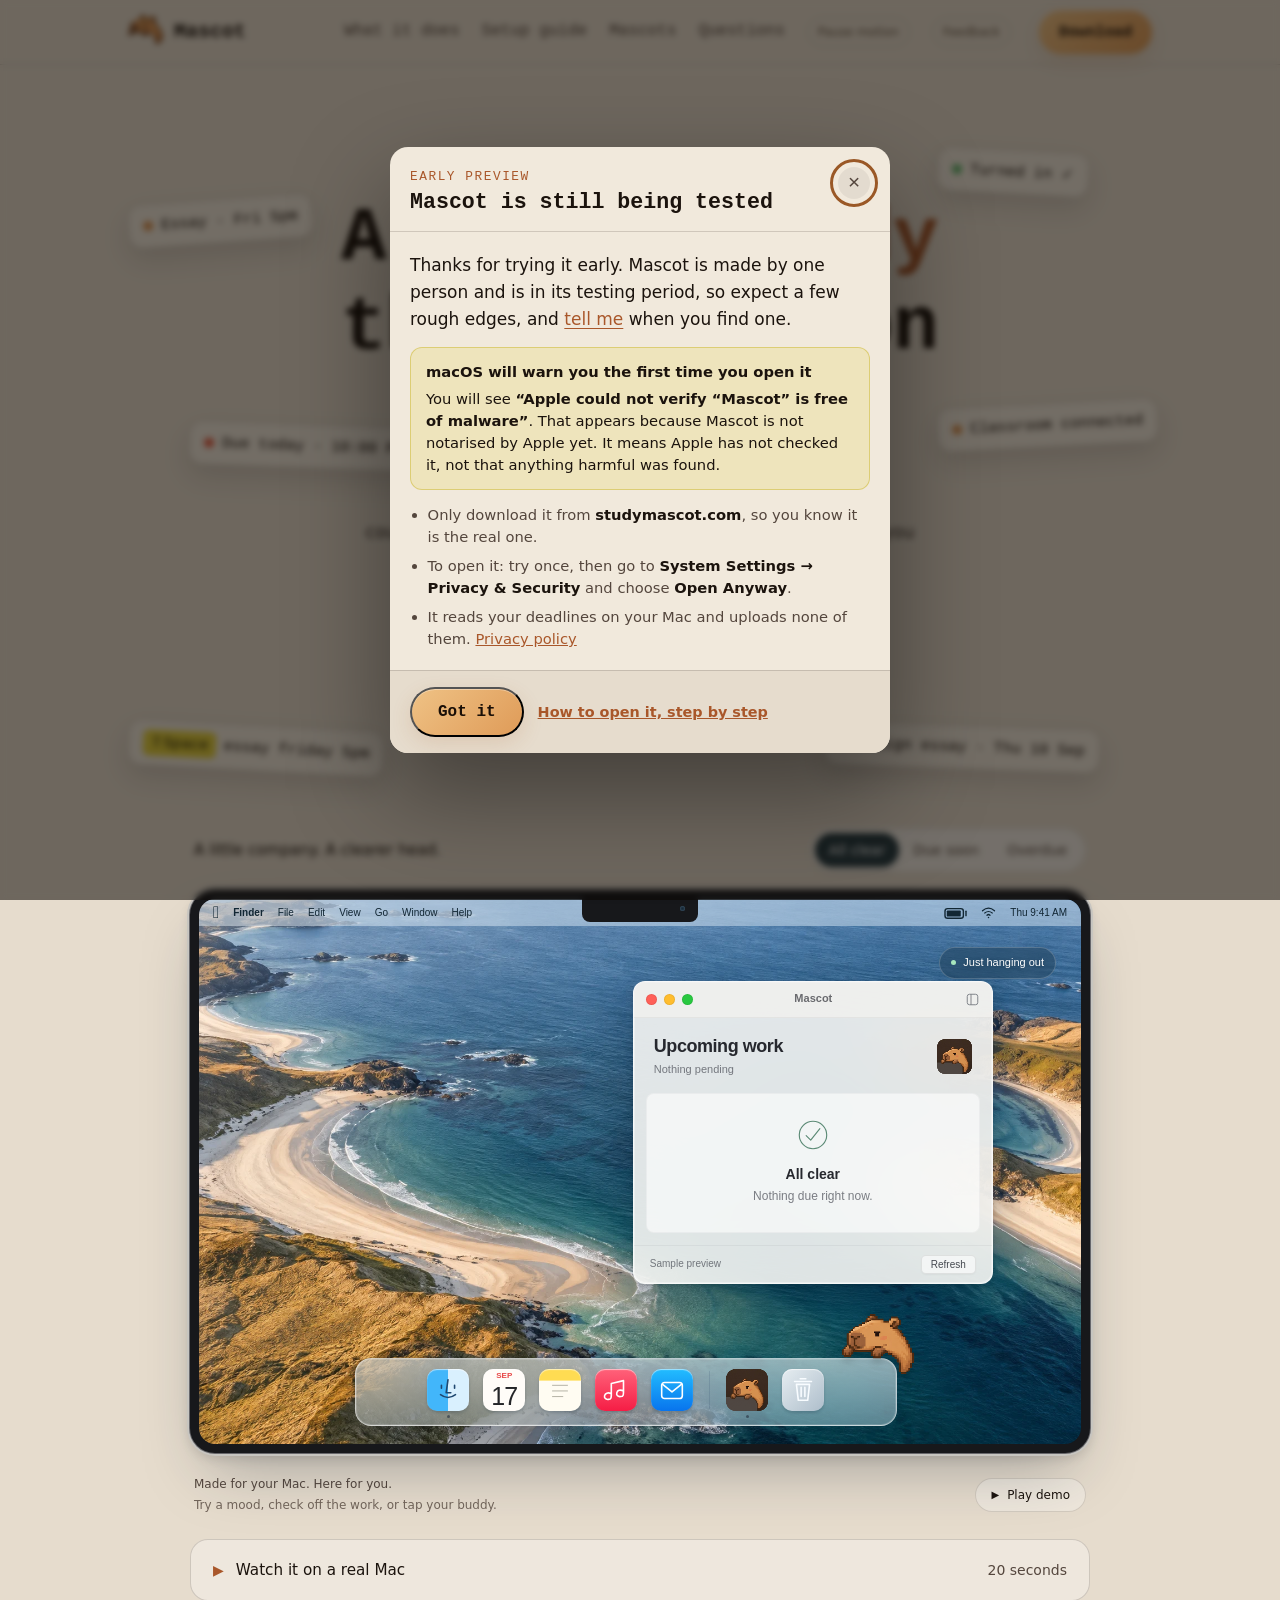
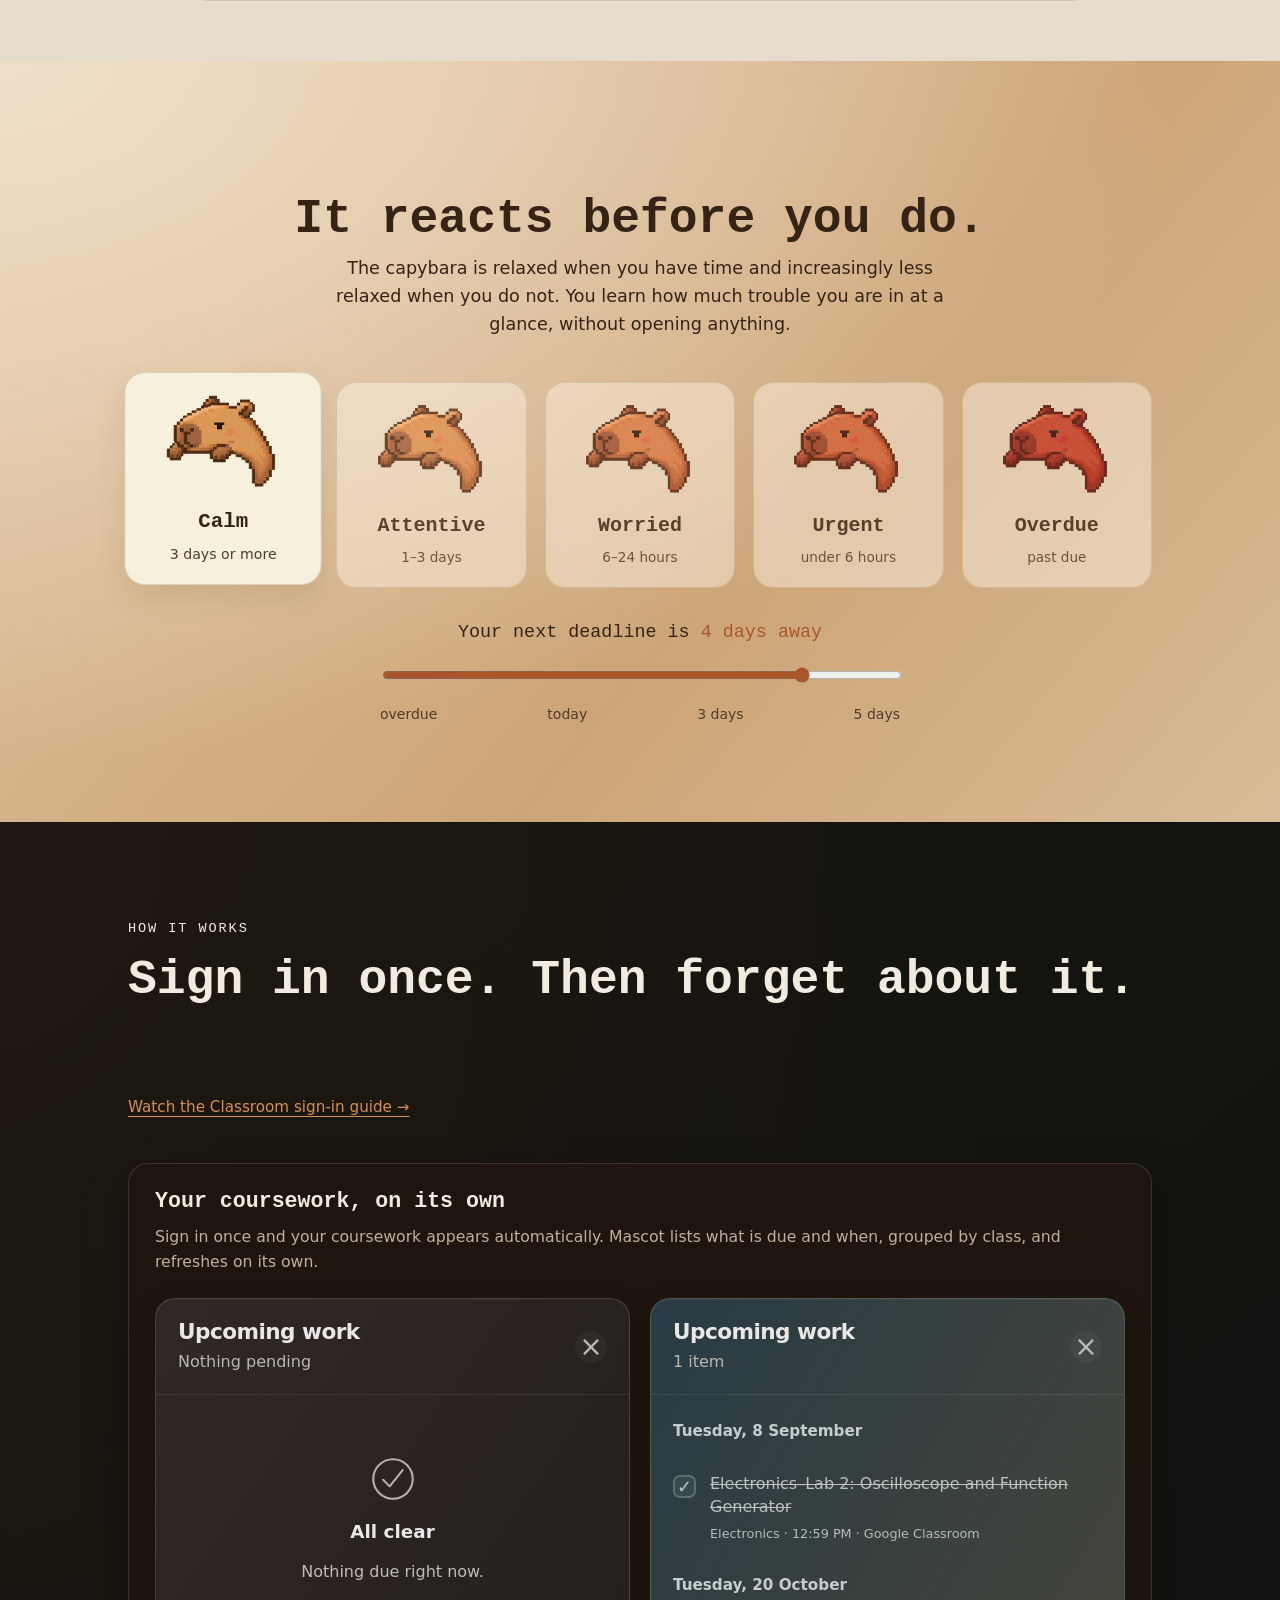
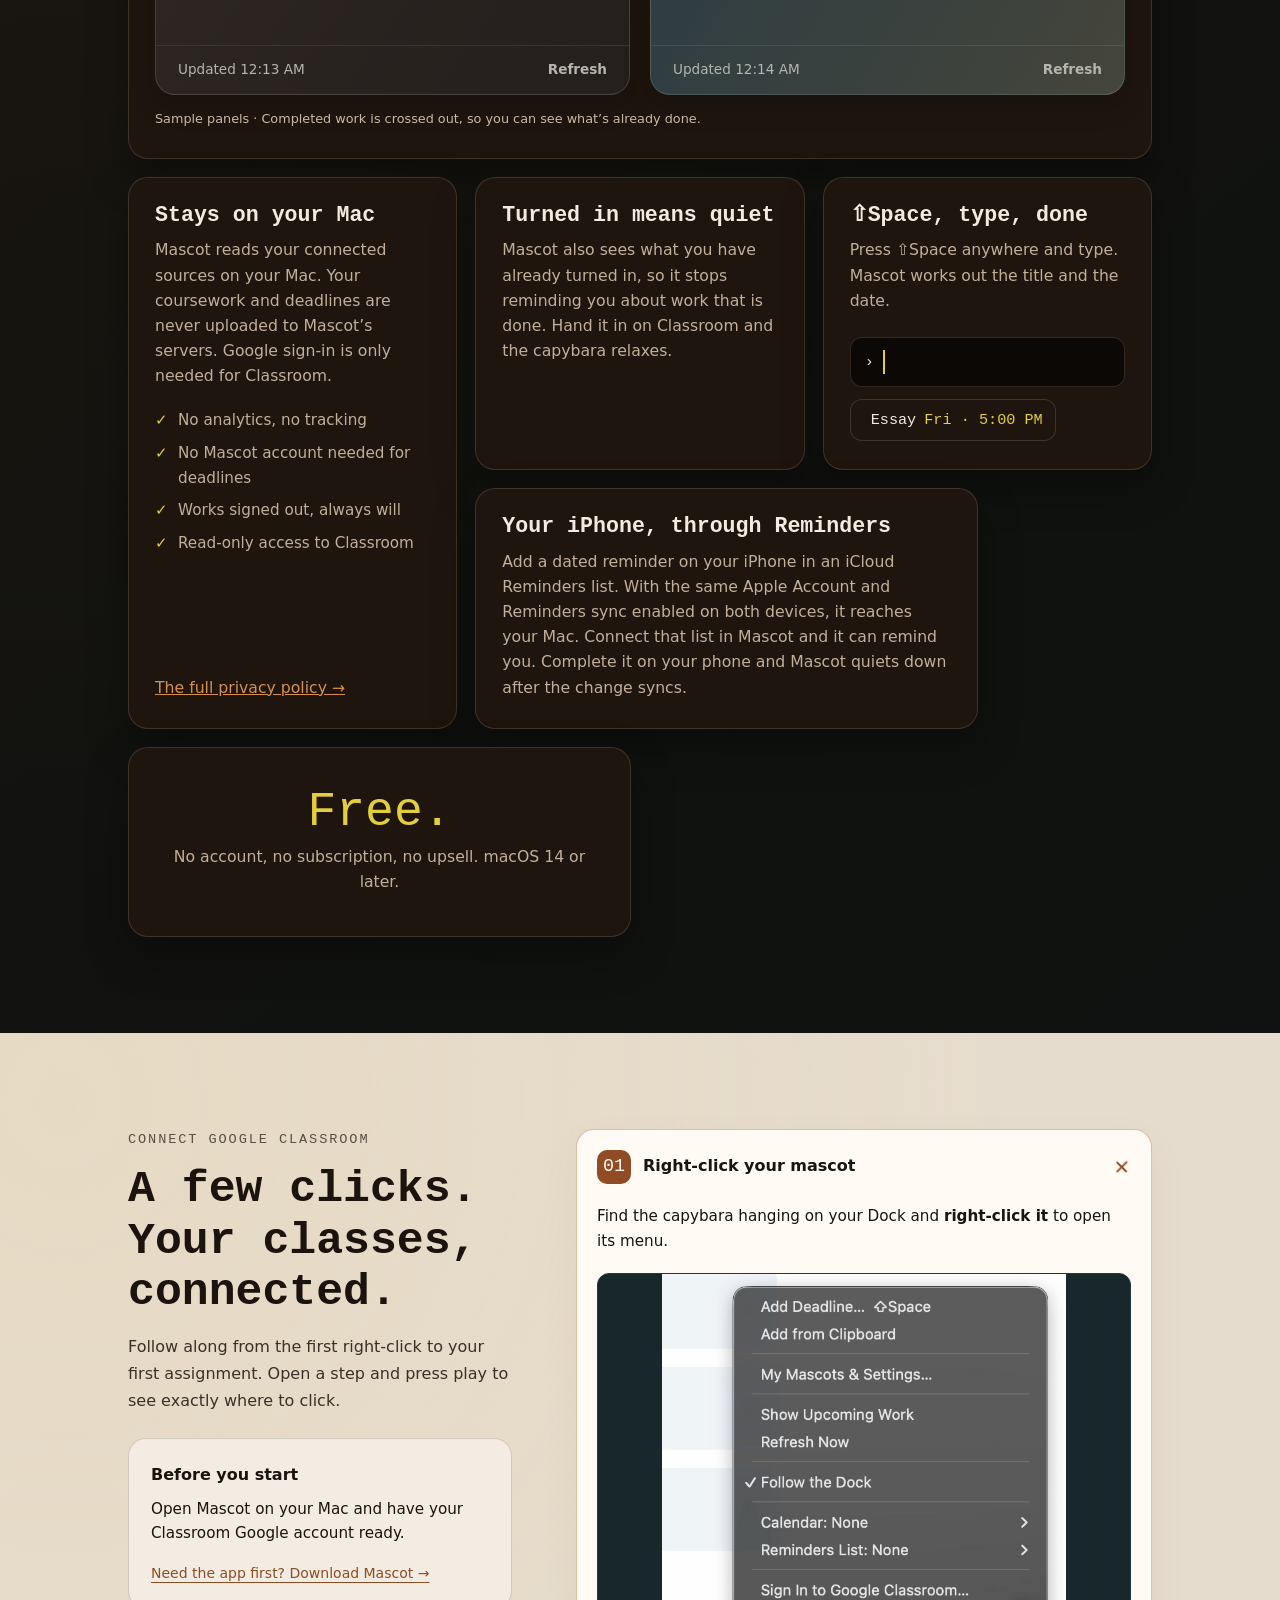
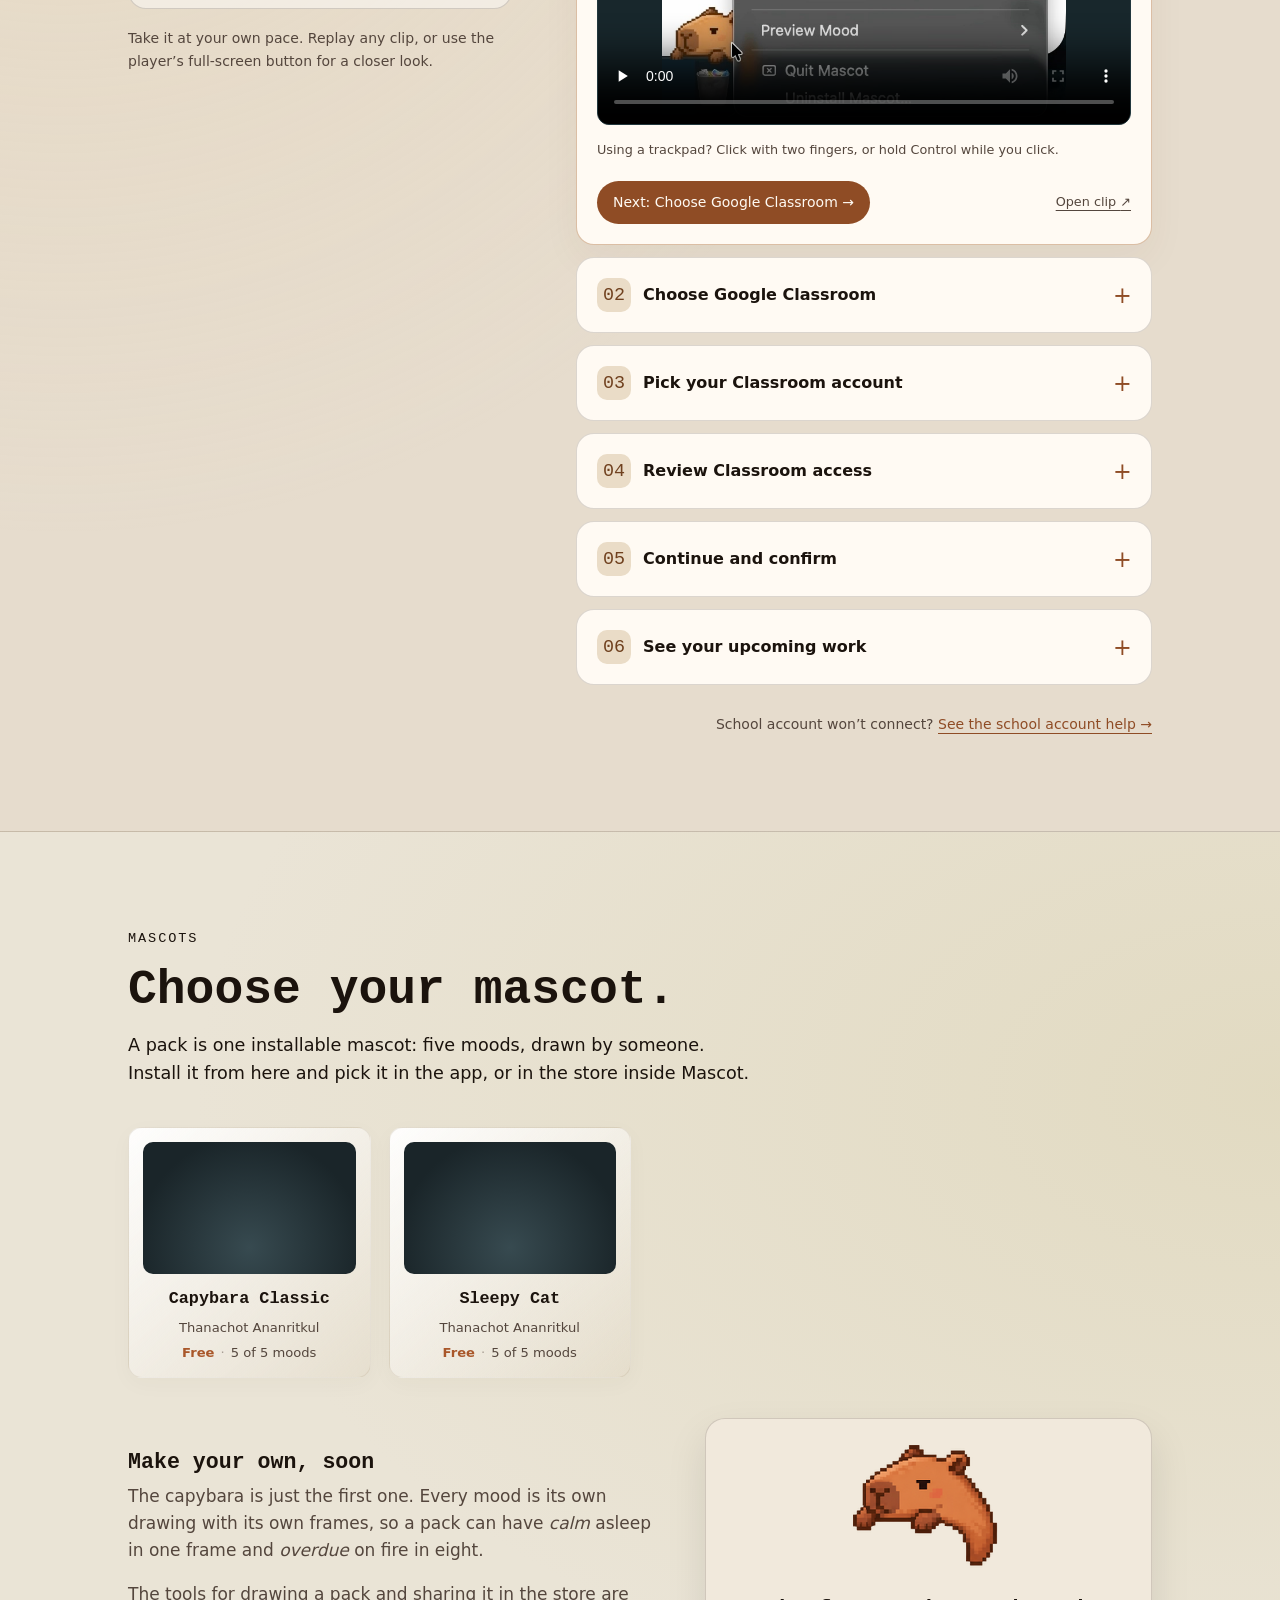
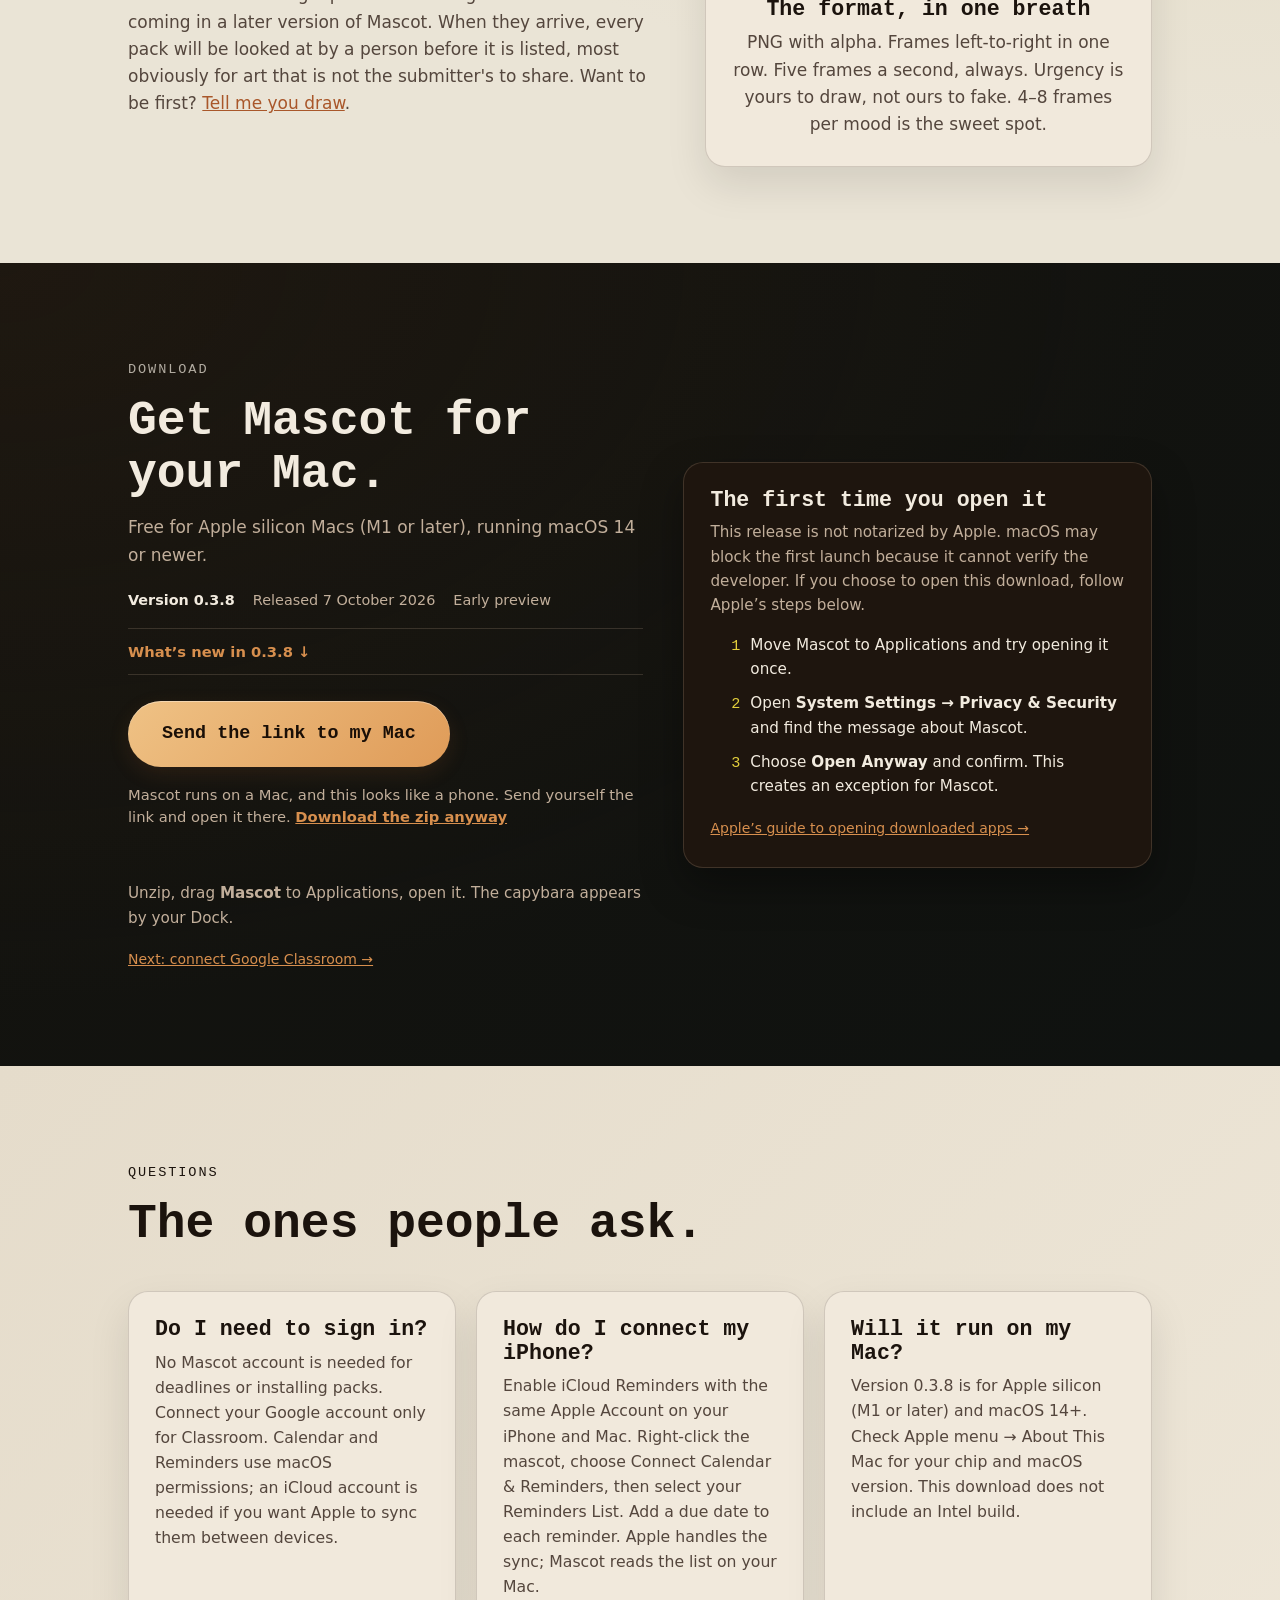
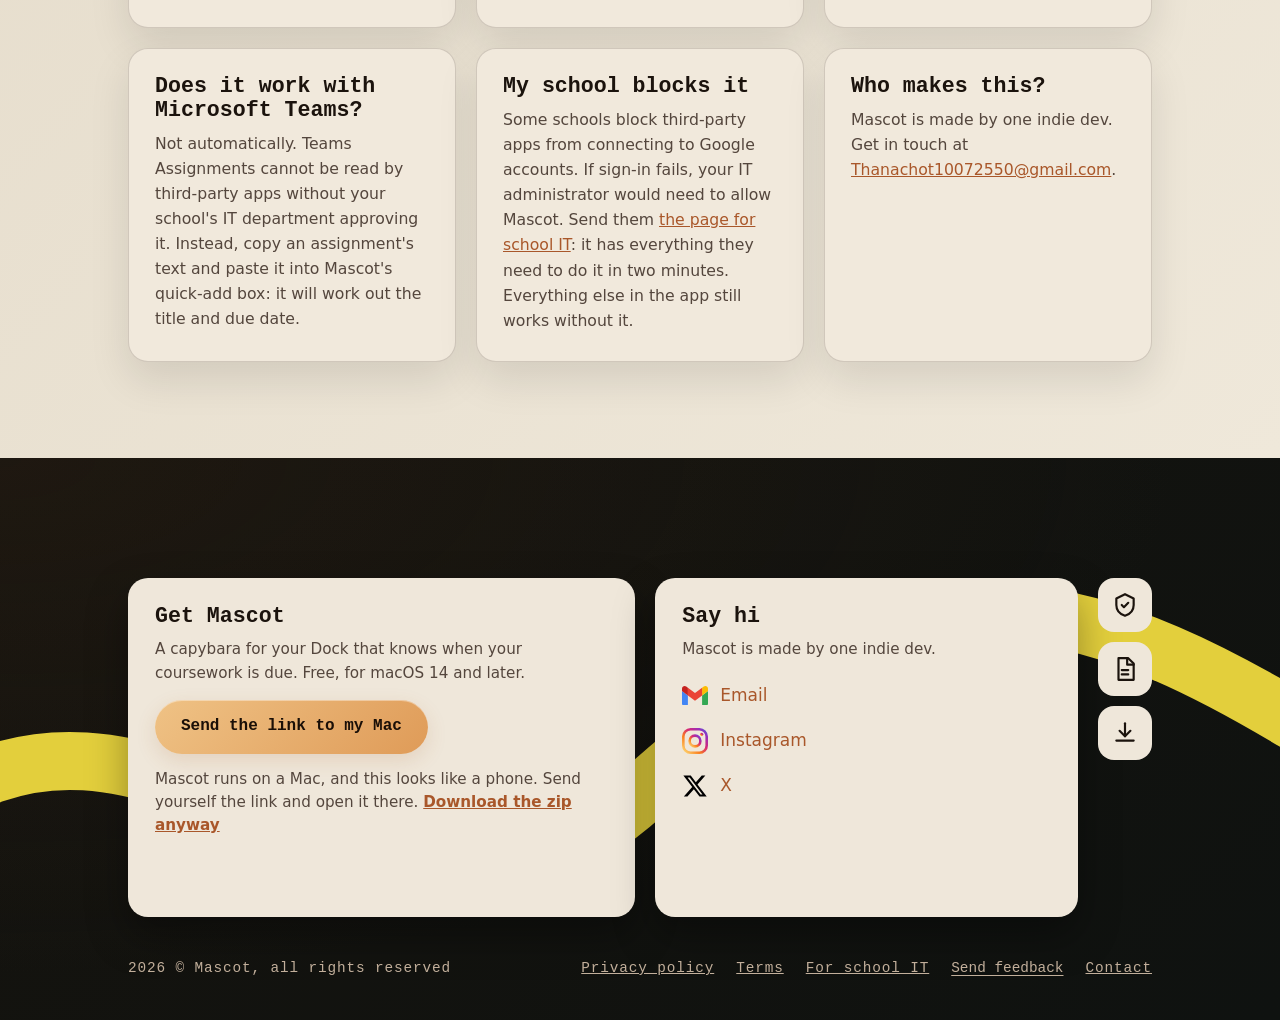
<file: index.html>
<!doctype html>
<html lang="en">
<head>
<meta charset="utf-8">
<meta http-equiv="Content-Security-Policy" content="default-src 'none'; script-src 'self'; script-src-attr 'none'; style-src 'self' 'unsafe-inline' https://fonts.googleapis.com; font-src 'self' https://fonts.gstatic.com; img-src 'self' https://studymascot.com; media-src 'self'; connect-src 'self' https://studymascot.com https://fcyhiujhvafozihopxsu.supabase.co; base-uri 'none'; form-action 'none'; object-src 'none'; frame-src 'none'; worker-src 'none'">
<meta name="referrer" content="no-referrer">
<meta name="viewport" content="width=device-width, initial-scale=1">
<title>Mascot, a study buddy that lives on your Mac</title>
<meta name="description" content="Mascot is a small desktop companion for macOS that watches your Google Classroom deadlines and reminds you before they slip past.">
<meta property="og:title" content="Mascot, a study buddy that lives on your Mac">
<meta property="og:description" content="A pixel capybara on your Dock that knows when your coursework is due. Free, for macOS.">
<meta property="og:type" content="website">
<meta property="og:url" content="https://studymascot.com/">
<meta property="og:site_name" content="Mascot">
<!-- The picture chat apps show under a shared link: the top of this page. -->
<meta property="og:image" content="https://studymascot.com/img/og-card.png">
<meta property="og:image:width" content="1200">
<meta property="og:image:height" content="630">
<meta property="og:image:alt" content="The Mascot homepage: A study buddy that lives on your Mac.">
<meta name="twitter:card" content="summary_large_image">
<link rel="icon" type="image/png" href="img/favicon.png">
<link rel="apple-touch-icon" href="img/favicon.png">
<link rel="stylesheet" href="style.css?v=20261006-pet-left8">
</head>
<body class="home">
<a class="skip-link" href="#preview">Skip to the interactive preview</a>

<nav class="nav" aria-label="Main navigation">
    <div class="wrap">
        <a class="nav-logo" href="#top"><span class="sprite sprite--calm" aria-hidden="true"></span>Mascot</a>
        <button class="nav-menu-toggle" type="button" aria-expanded="false" aria-controls="nav-secondary" hidden>Menu <span aria-hidden="true">☰</span></button>
        <div class="nav-links" id="nav-secondary">
            <a href="#how">What it does</a>
            <a href="#classroom-setup">Setup guide</a>
            <a href="#packs-section">Mascots</a>
            <a href="#questions">Questions</a>
            <button class="motion-toggle" type="button" aria-pressed="false">Pause motion</button>
            <button class="motion-toggle" type="button" data-feedback>Feedback</button>
        </div>
        <a class="btn nav-download" href="#download">Download</a>
    </div>
</nav>

<!-- ============ hero ============ -->
<header id="top" class="band band--cream hero">
    <div class="wrap">
        <div class="hero-stage">
            <span class="chip chip--essay" aria-hidden="true"><i class="dot"></i>Essay · Fri 5pm</span>
            <span class="chip chip--done" aria-hidden="true"><i class="dot dot--ok"></i>Turned in ✓</span>
            <span class="chip chip--due" aria-hidden="true"><i class="dot dot--due"></i>Due today · 10:00 PM</span>
            <span class="chip chip--connected" aria-hidden="true"><i class="dot"></i>Classroom connected</span>
            <span class="chip chip--quick" aria-hidden="true"><kbd>⇧Space</kbd> essay friday 5pm</span>
            <span class="chip chip--handin" aria-hidden="true"><i class="dot"></i>Design essay · Thu 10 Sep</span>

            <p class="kicker">For macOS · Google Classroom · Free</p>
            <h1><span>A study <span class="hl">buddy</span></span><span>that lives on</span><span>your Mac.</span></h1>
            <p class="sub">
                Mascot sits on your Dock and keeps an eye on your coursework.
                When a deadline gets close it says so, before you find out the hard way.
            </p>
            <div class="hero-cta">
                <a class="btn" href="#download">Download for macOS</a>
                <a class="btn-ghost" href="#preview">See how it works</a>
            </div>
            <p class="hero-compatibility">Free · macOS 14+ · Apple silicon</p>
        </div>

        <div id="preview" class="desktop-demo">
            <div class="preview-toolbar">
                <p>A little company. A clearer head.</p>
                <div class="preview-modes" role="group" aria-label="Try a sample deadline">
                    <button type="button" data-preview="clear" aria-pressed="true">All clear</button>
                    <button type="button" data-preview="urgent" aria-pressed="false">Due soon</button>
                    <button type="button" data-preview="overdue" aria-pressed="false">Overdue</button>
                </div>
            </div>
            <div class="desktop-scene" data-state="clear">
                <div class="mac-menubar" aria-hidden="true">
                    <div class="mac-menu-left"><span class="mac-apple"></span><b>Finder</b><span>File</span><span>Edit</span><span class="mac-menu-view">View</span><span class="mac-menu-extra">Go</span><span class="mac-menu-extra">Window</span><span class="mac-menu-extra">Help</span></div>
                    <div class="mac-menu-right"><svg viewBox="0 0 26 16" class="mac-battery"><rect x="1" y="3" width="21" height="11" rx="3"/><path d="M25 6v5"/><rect x="3" y="5" width="16" height="7" rx="1" fill="currentColor" stroke="none"/></svg><svg viewBox="0 0 20 16"><path d="M2 5q8-7 16 0M5 8q5-4 10 0M8 11q2-2 4 0"/><circle cx="10" cy="14" r="1" fill="currentColor" stroke="none"/></svg><span class="mac-clock">Thu 9:41 AM</span></div>
                </div>
                <div class="mac-camera" aria-hidden="true"></div>
                <div class="desktop-caption"><span class="desktop-status" role="status">Just hanging out</span></div>
                <section class="work-panel" aria-labelledby="work-title">
                    <div class="work-titlebar"><div class="window-controls"><button class="work-close" type="button" aria-label="Hide Upcoming work panel"><span>×</span></button><i class="window-minimize" aria-hidden="true"></i><i class="window-zoom" aria-hidden="true"></i></div><span>Mascot</span><svg aria-hidden="true" viewBox="0 0 20 20"><rect x="3" y="3" width="14" height="14" rx="3"/><path d="M8 3v14"/></svg></div>
                    <div class="work-heading">
                        <div><h2 id="work-title">Upcoming work</h2><p id="work-count">Nothing pending</p></div>
                        <span class="work-app-icon" aria-hidden="true"><img src="img/favicon.png" alt="" width="28" height="28"></span>
                    </div>
                    <div class="work-content" aria-live="polite" aria-atomic="true">
                        <div class="work-empty">
                            <svg viewBox="0 0 56 56" fill="none" aria-hidden="true"><circle cx="28" cy="28" r="24"/><path d="m16 29 8 8 16-20"/></svg>
                            <h3>All clear</h3><p>Nothing due right now.</p>
                        </div>
                        <div class="work-assignment" hidden>
                            <p class="assignment-group">Today</p>
                            <button class="complete-assignment" type="button" aria-label="Mark sample assignment complete"><span class="assignment-check" aria-hidden="true"></span><span><strong>Finish the biology worksheet</strong><small>Biology · <span id="assignment-time">Due in 2 hours</span></small></span></button>
                            <p class="assignment-hint">Try checking it off. Watch your buddy relax.</p>
                        </div>
                    </div>
                    <div class="work-footer"><span id="work-updated">Sample preview</span><button type="button" class="work-refresh">Refresh</button></div>
                </section>
                <div class="dock-assembly">
                <button class="desktop-pet" type="button" aria-label="Show Upcoming work panel" title="Click your buddy to open Upcoming work"><span class="sprite sprite--calm" aria-hidden="true"></span></button>
                <div class="mac-dock" aria-hidden="true">
                    <span class="dock-icon dock-blue dock-running"><svg viewBox="0 0 32 32"><path d="M9 11v3m14-3v3M8 21q8 6 16 0M16 5l-2 14h5"/></svg></span>
                    <span class="dock-icon dock-calendar"><span>SEP</span><b>17</b></span>
                    <span class="dock-icon dock-notes"><svg viewBox="0 0 32 32"><path d="M8 11h16M8 17h16M8 23h11"/></svg></span>
                    <span class="dock-icon dock-purple"><svg viewBox="0 0 32 32"><path d="M11 22V9l13-3v13M11 20c-8-4-10 7-3 6 3 0 3-2 3-6Zm13-3c-8-4-10 7-3 6 3 0 3-2 3-6Z"/></svg></span>
                    <span class="dock-icon dock-mail"><svg viewBox="0 0 32 32"><rect x="5" y="8" width="22" height="17" rx="3"/><path d="m6 10 10 8 10-8"/></svg></span>
                    <span class="dock-divider"></span>
                    <span class="dock-icon dock-window dock-running"><img src="img/favicon.png" alt="" width="36" height="36"></span>
                    <span class="dock-icon dock-trash"><svg viewBox="0 0 32 32"><path d="M9 10h14l-2 17H11L9 10ZM7 7h18M13 4h6M14 13v10m4-10v10"/></svg></span>
                </div>
                </div>
            </div>
            <div class="preview-caption"><p>Made for your Mac. Here for you.<span>Try a mood, check off the work, or tap your buddy.</span></p><button type="button" class="preview-play" aria-pressed="false"><span aria-hidden="true">▶</span> Play demo</button></div>
            <details class="real-demo" id="real-demo">
                <summary><span class="play-mark" aria-hidden="true">▶</span> Watch it on a real Mac <span class="demo-length">20 seconds</span></summary>
                <div class="real-demo-content">
                    <div>
                        <h3>From due to done.</h3>
                        <p>See coursework appear beside the Dock, then see completed assignments crossed out after they’re marked done in Classroom.</p>
                        <p class="demo-note">Two short excerpts from a real recording, cropped to the app. No sound; captions explain each step.</p>
                    </div>
                    <video controls playsinline preload="none" poster="media/mascot-demo-poster.jpg" width="768" height="912" aria-label="Mascot showing pending and completed coursework on a real Mac">
                        <source src="media/mascot-demo.mp4" type="video/mp4">
                        <track kind="captions" src="media/mascot-demo.vtt" srclang="en" label="English" default>
                        <p><a href="media/mascot-demo.mp4">Watch the 20-second recording</a>.</p>
                    </video>
                </div>
            </details>
        </div>
    </div>
</header>

<!-- ============ moods ============ -->
<section id="moods" class="band band--accent moods">
    <div class="wrap">
        <p class="kicker reveal">Five moods</p>
        <h2 class="reveal" style="--i:1">It reacts before you do.</h2>
        <p class="sub reveal" style="--i:2; margin: 0 auto;">
            The capybara is relaxed when you have time and increasingly less relaxed when
            you do not. You learn how much trouble you are in at a glance, without opening anything.
        </p>

        <div class="mood-row reveal" style="--i:3">
            <button type="button" class="mood" data-mood="calm" aria-pressed="false">
                <span class="sprite sprite--calm" aria-hidden="true"></span>
                <h3>Calm</h3><small>3 days or more</small>
            </button>
            <button type="button" class="mood" data-mood="attentive" aria-pressed="false">
                <span class="sprite sprite--attentive" aria-hidden="true"></span>
                <h3>Attentive</h3><small>1–3 days</small>
            </button>
            <button type="button" class="mood" data-mood="worried" aria-pressed="false">
                <span class="sprite sprite--worried" aria-hidden="true"></span>
                <h3>Worried</h3><small>6–24 hours</small>
            </button>
            <button type="button" class="mood" data-mood="urgent" aria-pressed="false">
                <span class="sprite sprite--urgent" aria-hidden="true"></span>
                <h3>Urgent</h3><small>under 6 hours</small>
            </button>
            <button type="button" class="mood" data-mood="overdue" aria-pressed="false">
                <span class="sprite sprite--overdue" aria-hidden="true"></span>
                <h3>Overdue</h3><small>past due</small>
            </button>
        </div>

        <div class="mood-slider reveal" style="--i:4">
            <label for="mood-range">Your next deadline is <output id="mood-out" for="mood-range">4 days to go</output></label>
            <input id="mood-range" type="range" min="-12" max="120" value="96" step="1" aria-label="Hours until the next deadline">
            <div class="ticks" aria-hidden="true"><span>overdue</span><span>today</span><span>3 days</span><span>5 days</span></div>
        </div>
    </div>
</section>

<!-- ============ how it works ============ -->
<section id="how" class="band band--dark">
    <div class="wrap">
        <p class="kicker reveal">How it works</p>
        <h2 class="reveal" style="--i:1">Sign in once. Then forget about it.</h2>
        <p class="sub reveal muted" style="--i:2">Everything Mascot knows, it learned from your Classroom or from you. Nothing else.</p>
        <p class="setup-link"><a href="#classroom-setup">Watch the Classroom sign-in guide →</a></p>

        <div class="bento">
            <article class="card tile tile--wide tile--coursework reveal" style="--i:0">
                <h3>Your coursework, on its own</h3>
                <p>
                    Sign in once and your coursework appears automatically. Mascot lists
                    what is due and when, grouped by class, and refreshes on its own.
                </p>
                <div class="coursework-comparison art">
                    <section class="coursework-panel coursework-panel--clear" aria-label="Example: no pending work">
                        <div class="coursework-heading"><div><h4>Upcoming work</h4><p>Nothing pending</p></div><span class="panel-dismiss" aria-hidden="true">×</span></div>
                        <div class="coursework-body coursework-empty">
                            <svg viewBox="0 0 56 56" fill="none" aria-hidden="true"><circle cx="28" cy="28" r="24"/><path d="m16 29 8 8 16-20"/></svg>
                            <strong>All clear</strong><p>Nothing due right now.</p>
                        </div>
                        <div class="coursework-footer"><span>Updated 12:13 AM</span><span>Refresh</span></div>
                    </section>
                    <section class="coursework-panel coursework-panel--completed" aria-label="Example: work turned in on Classroom">
                        <div class="coursework-heading"><div><h4>Upcoming work</h4><p>1 item</p></div><span class="panel-dismiss" aria-hidden="true">×</span></div>
                        <div class="coursework-body coursework-dates">
                            <p class="coursework-date">Tuesday, 8 September</p>
                            <div class="coursework-task"><span class="completed-check" aria-hidden="true">✓</span><div><p class="coursework-task-title"><s>Electronics–Lab 2: Oscilloscope and Function Generator</s></p><p class="coursework-task-meta">Electronics · 12:59 PM · Google Classroom</p></div></div>
                            <p class="coursework-date">Tuesday, 20 October</p>
                        </div>
                        <div class="coursework-footer"><span>Updated 12:14 AM</span><span>Refresh</span></div>
                    </section>
                </div>
                <p class="coursework-note">Sample panels · Completed work is crossed out, so you can see what’s already done.</p>
            </article>

            <article id="privacy" class="card tile tile--tall reveal" style="--i:1">
                <h3>Stays on your Mac</h3>
                <p>
                    Mascot reads your connected sources on your Mac. Your coursework and deadlines
                    are never uploaded to Mascot’s servers. Google sign-in is only needed for Classroom.
                </p>
                <ul class="tile-list">
                    <li>No analytics, no tracking</li>
                    <li>No Mascot account needed for deadlines</li>
                    <li>Works signed out, always will</li>
                    <li>Read‑only access to Classroom</li>
                </ul>
                <p class="art" style="margin-top:auto"><a href="privacy.html">The full privacy policy →</a></p>
            </article>

            <article class="card tile reveal" style="--i:2">
                <h3>Turned in means quiet</h3>
                <p>
                    Mascot also sees what you have already turned in, so it stops reminding you
                    about work that is done. Hand it in on Classroom and the capybara relaxes.
                </p>
            </article>

            <article class="card tile reveal" style="--i:3">
                <h3>⇧Space, type, done</h3>
                <p>Press ⇧Space anywhere and type. Mascot works out the title and the date.</p>
                <div class="art">
                    <div class="typebox" aria-hidden="true">› <span class="typed">essay friday 5pm</span></div>
                    <div class="parsed" aria-hidden="true"><i class="dot"></i>Essay <span class="when">Fri · 5:00 PM</span></div>
                </div>
            </article>

            <article class="card tile tile--half reveal" style="--i:4">
                <h3>Your iPhone, through Reminders</h3>
                <p>
                    Add a dated reminder on your iPhone in an iCloud Reminders list. With the same
                    Apple Account and Reminders sync enabled on both devices, it reaches your Mac.
                    Connect that list in Mascot and it can remind you. Complete it on your phone
                    and Mascot quiets down after the change syncs.
                </p>
            </article>

            <article class="card tile tile--half reveal" style="--i:5">
                <div class="tile-lock">
                    <div style="text-align:center">
                        <div class="big">Free.</div>
                        <p style="margin-top:8px">No account, no subscription, no upsell. macOS 14 or later.</p>
                    </div>
                </div>
            </article>
        </div>
    </div>
</section>

<!-- ============ Classroom sign-in guide ============ -->
<section id="classroom-setup" class="band band--cream classroom-guide" aria-labelledby="classroom-title">
    <div class="wrap guide-layout">
        <div class="guide-intro">
            <p class="kicker">Connect Google Classroom</p>
            <h2 id="classroom-title">A few clicks.<br>Your classes, connected.</h2>
            <p class="sub">Follow along from the first right-click to your first assignment. Open a step and press play to see exactly where to click.</p>
            <div class="guide-before"><strong>Before you start</strong><p>Open Mascot on your Mac and have your Classroom Google account ready.</p><a href="#download">Need the app first? Download Mascot →</a></div>
            <p class="guide-tip">Take it at your own pace. Replay any clip, or use the player’s full-screen button for a closer look.</p>
        </div>
        <ol class="guide-steps" aria-label="Google Classroom sign-in steps">
            <li>
                <details class="guide-step" id="classroom-step-1" open>
                    <summary><span class="guide-number" aria-hidden="true">01</span><span class="guide-step-title"><span class="sr-only">Step 1: </span>Right-click your mascot</span><span class="guide-chevron" aria-hidden="true">+</span></summary>
                    <div class="guide-content">
                        <p id="classroom-instruction-1">Find the capybara hanging on your Dock and <strong>right-click it</strong> to open its menu.</p>
                        <div class="guide-video-wrap">
                            <video controls playsinline preload="none" poster="media/classroom/01-right-click.jpg" width="704" height="784" aria-label="Step 1 video: Right-click your mascot" aria-describedby="classroom-instruction-1">
                                <source src="media/classroom/01-right-click.mp4" type="video/mp4">
                                <track kind="captions" src="media/classroom/01-right-click.vtt" srclang="en" label="English">
                                <p><a href="media/classroom/01-right-click.mp4">Watch this step</a>.</p>
                            </video>
                        </div>
                        <p class="guide-note">Using a trackpad? Click with two fingers, or hold Control while you click.</p>
                        <div class="guide-actions"><button class="guide-next" type="button" data-next-step="2" hidden>Next: Choose Google Classroom <span aria-hidden="true">→</span></button><a class="guide-video-link" href="media/classroom/01-right-click.mp4">Open clip <span class="sr-only">for step 1</span> <span aria-hidden="true">↗</span></a></div>
                    </div>
                </details>
            </li>
            <li>
                <details class="guide-step" id="classroom-step-2">
                    <summary><span class="guide-number" aria-hidden="true">02</span><span class="guide-step-title"><span class="sr-only">Step 2: </span>Choose Google Classroom</span><span class="guide-chevron" aria-hidden="true">+</span></summary>
                    <div class="guide-content">
                        <p id="classroom-instruction-2">Move to <strong>Sign In to Google Classroom…</strong> in the menu and click it. Google’s sign-in page opens in your browser.</p>
                        <div class="guide-video-wrap">
                            <video controls playsinline preload="none" poster="media/classroom/02-sign-in.jpg" width="704" height="784" aria-label="Step 2 video: Choose Google Classroom" aria-describedby="classroom-instruction-2">
                                <source src="media/classroom/02-sign-in.mp4" type="video/mp4">
                                <track kind="captions" src="media/classroom/02-sign-in.vtt" srclang="en" label="English">
                                <p><a href="media/classroom/02-sign-in.mp4">Watch this step</a>.</p>
                            </video>
                        </div>
                        <p class="guide-note">Start from the mascot’s menu, even if Classroom is already open in another tab.</p>
                        <div class="guide-actions"><button class="guide-next" type="button" data-next-step="3" hidden>Next: Pick your Classroom account <span aria-hidden="true">→</span></button><a class="guide-video-link" href="media/classroom/02-sign-in.mp4">Open clip <span class="sr-only">for step 2</span> <span aria-hidden="true">↗</span></a></div>
                    </div>
                </details>
            </li>
            <li>
                <details class="guide-step" id="classroom-step-3">
                    <summary><span class="guide-number" aria-hidden="true">03</span><span class="guide-step-title"><span class="sr-only">Step 3: </span>Pick your Classroom account</span><span class="guide-chevron" aria-hidden="true">+</span></summary>
                    <div class="guide-content">
                        <p id="classroom-instruction-3">Choose the <strong>Google account you use for your classes</strong>. If it is not listed, choose <strong>Use another account</strong> and sign in.</p>
                        <div class="guide-video-wrap">
                            <video controls playsinline preload="none" poster="media/classroom/03-account.jpg" width="1128" height="512" aria-label="Step 3 video: Pick your Classroom account" aria-describedby="classroom-instruction-3">
                                <source src="media/classroom/03-account.mp4" type="video/mp4">
                                <track kind="captions" src="media/classroom/03-account.vtt" srclang="en" label="English">
                                <p><a href="media/classroom/03-account.mp4">Watch this step</a>.</p>
                            </video>
                        </div>
                        <p class="guide-note">Account names and email addresses are hidden in this recording.</p>
                        <div class="guide-actions"><button class="guide-next" type="button" data-next-step="4" hidden>Next: Review Classroom access <span aria-hidden="true">→</span></button><a class="guide-video-link" href="media/classroom/03-account.mp4">Open clip <span class="sr-only">for step 3</span> <span aria-hidden="true">↗</span></a></div>
                    </div>
                </details>
            </li>
            <li>
                <details class="guide-step" id="classroom-step-4">
                    <summary><span class="guide-number" aria-hidden="true">04</span><span class="guide-step-title"><span class="sr-only">Step 4: </span>Review Classroom access</span><span class="guide-chevron" aria-hidden="true">+</span></summary>
                    <div class="guide-content">
                        <p id="classroom-instruction-4">Review the Classroom permissions Google lists. To connect, select the listed Classroom permissions; the recording uses <strong>Select all</strong>.</p>
                        <div class="guide-video-wrap">
                            <video controls playsinline preload="none" poster="media/classroom/04-permissions.jpg" width="1040" height="580" aria-label="Step 4 video: Review Classroom access" aria-describedby="classroom-instruction-4">
                                <source src="media/classroom/04-permissions.mp4" type="video/mp4">
                                <track kind="captions" src="media/classroom/04-permissions.vtt" srclang="en" label="English">
                                <p><a href="media/classroom/04-permissions.mp4">Watch this step</a>.</p>
                            </video>
                        </div>
                        <p class="guide-note">These permissions let Mascot read your classes and coursework. The exact wording may vary.</p>
                        <div class="guide-actions"><button class="guide-next" type="button" data-next-step="5" hidden>Next: Continue and confirm <span aria-hidden="true">→</span></button><a class="guide-video-link" href="media/classroom/04-permissions.mp4">Open clip <span class="sr-only">for step 4</span> <span aria-hidden="true">↗</span></a></div>
                    </div>
                </details>
            </li>
            <li>
                <details class="guide-step" id="classroom-step-5">
                    <summary><span class="guide-number" aria-hidden="true">05</span><span class="guide-step-title"><span class="sr-only">Step 5: </span>Continue and confirm</span><span class="guide-chevron" aria-hidden="true">+</span></summary>
                    <div class="guide-content">
                        <p id="classroom-instruction-5">Click <strong>Continue</strong>. Wait for <strong>Signed in</strong>, then click <strong>OK</strong> when Mascot says <strong>Classroom connected</strong>.</p>
                        <div class="guide-video-wrap">
                            <video controls playsinline preload="none" poster="media/classroom/05-continue.jpg" width="1080" height="672" aria-label="Step 5 video: Continue and confirm" aria-describedby="classroom-instruction-5">
                                <source src="media/classroom/05-continue.mp4" type="video/mp4">
                                <track kind="captions" src="media/classroom/05-continue.vtt" srclang="en" label="English">
                                <p><a href="media/classroom/05-continue.mp4">Watch this step</a>.</p>
                            </video>
                        </div>
                        <p class="guide-note">You can close the sign-in tab once the connection is confirmed.</p>
                        <div class="guide-actions"><button class="guide-next" type="button" data-next-step="6" hidden>Next: See your upcoming work <span aria-hidden="true">→</span></button><a class="guide-video-link" href="media/classroom/05-continue.mp4">Open clip <span class="sr-only">for step 5</span> <span aria-hidden="true">↗</span></a></div>
                    </div>
                </details>
            </li>
            <li>
                <details class="guide-step" id="classroom-step-6">
                    <summary><span class="guide-number" aria-hidden="true">06</span><span class="guide-step-title"><span class="sr-only">Step 6: </span>See your upcoming work</span><span class="guide-chevron" aria-hidden="true">+</span></summary>
                    <div class="guide-content">
                        <p id="classroom-instruction-6">Click your mascot to open <strong>Upcoming work</strong>. Your Classroom assignments appear here with their due dates.</p>
                        <div class="guide-video-wrap">
                            <video controls playsinline preload="none" poster="media/classroom/06-coursework.jpg" width="704" height="784" aria-label="Step 6 video: See your upcoming work" aria-describedby="classroom-instruction-6">
                                <source src="media/classroom/06-coursework.mp4" type="video/mp4">
                                <track kind="captions" src="media/classroom/06-coursework.vtt" srclang="en" label="English">
                                <p><a href="media/classroom/06-coursework.mp4">Watch this step</a>.</p>
                            </video>
                        </div>
                        <p class="guide-note">If nothing is due, you’ll see All clear. Use Refresh to check again.</p>
                        <div class="guide-actions"><a class="guide-next" href="#moods">Meet your mascot’s five moods <span aria-hidden="true">→</span></a><a class="guide-video-link" href="media/classroom/06-coursework.mp4">Open clip <span class="sr-only">for step 6</span> <span aria-hidden="true">↗</span></a></div>
                    </div>
                </details>
            </li>
        </ol>
    </div>
    <div class="wrap"><p class="guide-help">School account won’t connect? <a href="#classroom-school-help">See the school account help →</a></p></div>
</section>

<!-- ============ packs ============ -->
<section id="packs-section" class="band band--cream">
    <div class="wrap">
        <p class="kicker reveal">Mascots</p>
        <h2 class="reveal" style="--i:1">Choose your mascot.</h2>
        <p class="sub reveal" style="--i:2">
            A pack is one installable mascot: five moods, drawn by someone. Install it from
            here and pick it in the app, or in the store inside Mascot.
        </p>

        <div id="packs" class="store-grid" aria-live="polite">
            <p class="packs-note">Loading the pack list…</p>
            <noscript>Browse and install mascot packs from the Store inside Mascot.</noscript>
        </div>

        <!-- The pack page, same shape as the sheet the app's store opens. -->
        <dialog id="pack-detail" class="sheet" aria-labelledby="sheet-name">
            <div class="sheet-head">
                <div>
                    <h3 id="sheet-name"></h3>
                    <p class="sheet-by" id="sheet-by"></p>
                </div>
                <button class="sheet-x" id="sheet-close" aria-label="Close">&times;</button>
            </div>
            <div class="sheet-body">
                <div class="sheet-stage">
                    <div class="sprite" id="sheet-art" aria-hidden="true"></div>
                    <p class="sheet-hint" id="sheet-preview-status" role="status" aria-live="polite">Choose a mood to preview.</p>
                </div>
                <div class="pack-mood-controls" id="pack-mood-controls" role="group" aria-label="Preview pack moods"></div>
                <p class="sheet-facts">
                    <span id="sheet-moods"></span>
                    <span class="dotsep">·</span>
                    <span>5 fps</span>
                    <span class="dotsep">·</span>
                    <span id="sheet-price"></span>
                </p>
                <p class="sheet-desc" id="sheet-desc"></p>
                <p class="sheet-updated" id="sheet-updated"></p>
                <div class="sheet-install">
                    <p class="sheet-install-title">Once it has downloaded</p>
                    <p>
                        Open <strong>My Mascots → Install a pack</strong> in Mascot and select the downloaded file. Then choose your new buddy.
                    </p>
                </div>
            </div>
            <div class="sheet-actions">
                <a class="btn" id="sheet-get" href="#">Get</a>
                <span class="sheet-note">Free · macOS 14 or later</span>
            </div>
        </dialog>

        <div class="make-own">
            <div class="reveal">
                <h3>Make your own, soon</h3>
                <p class="muted">
                    The capybara is just the first one. Every mood is its own drawing with its own
                    frames, so a pack can have <em>calm</em> asleep in one frame and <em>overdue</em>
                    on fire in eight.
                </p>
                <p class="muted" style="margin-top:14px">
                    The tools for drawing a pack and sharing it in the store are coming in a later
                    version of Mascot. When they arrive, every pack will be looked at by a person
                    before it is listed, most obviously for art that is not the submitter's to share.
                    Want to be first? <a href="mailto:Thanachot10072550@gmail.com?subject=Making%20a%20Mascot%20pack">Tell me you draw</a>.
                </p>
            </div>
            <div class="card reveal" style="--i:1; text-align:center">
                <span class="sprite sprite--worried" style="--fw:150px; margin:0 auto 14px" aria-hidden="true"></span>
                <h3>The format, in one breath</h3>
                <p class="muted" style="margin:0">
                    PNG with alpha. Frames left‑to‑right in one row. Five frames a second,
                    always. Urgency is yours to draw, not ours to fake. 4–8 frames per
                    mood is the sweet spot.
                </p>
            </div>
        </div>
    </div>
</section>

<!-- ============ download ============ -->
<section id="download" class="band band--dark">
    <div class="wrap dl">
        <div class="reveal">
            <p class="kicker">Download</p>
            <h2>Get Mascot for your Mac.</h2>
            <p class="muted">Free for Apple silicon Macs (M1 or later), running macOS 14 or newer.</p>
            <ul class="release-details" aria-label="Current release">
                <li><strong data-version>Version 0.3.8</strong></li>
                <li>Released <time data-released datetime="2026-10-07">7 October 2026</time></li>
                <li>Early preview</li>
            </ul>
            <!-- Kept on this page. The GitHub release page it used to link to
                 shows two automatic "Source code" zips beside Mascot.zip, and
                 a student who downloads one of those gets website files. -->
            <details class="whats-new">
                <summary>What’s new in <span data-version-number>0.3.8</span></summary>
                <ul data-highlights>
                    <li>If Mascot is already open, opening it again shows the one that is running instead of adding a second capybara.</li>
                    <li>An older copy of Mascot that opens, such as one left in Downloads, closes so only one runs.</li>
                </ul>
            </details>
            <p style="margin-top:26px"><a class="btn" data-mac-download href="https://github.com/BCM101-ai/mascot-site/releases/latest/download/Mascot.zip">Download Mascot</a></p>
            <p class="req">Unzip, drag <strong>Mascot</strong> to Applications, open it. The capybara appears by your Dock.</p>
            <p class="install-help"><a href="#classroom-setup">Next: connect Google Classroom →</a></p>
        </div>
        <div class="card gatekeeper reveal" id="first-open" style="--i:1">
            <h3>The first time you open it</h3>
            <p class="muted">
                This release is not notarized by Apple. macOS may block the first launch
                because it cannot verify the developer. If you choose to open this download,
                follow Apple’s steps below.
            </p>
            <div class="steps">
                <div><span class="n">1</span><span>Move Mascot to Applications and try opening it once.</span></div>
                <div><span class="n">2</span><span>Open <strong>System Settings → Privacy &amp; Security</strong> and find the message about Mascot.</span></div>
                <div><span class="n">3</span><span>Choose <strong>Open Anyway</strong> and confirm. This creates an exception for Mascot.</span></div>
            </div>
            <p class="install-help"><a href="https://support.apple.com/en-us/102445">Apple’s guide to opening downloaded apps →</a></p>
        </div>
    </div>
</section>

<!-- ============ questions ============ -->
<section id="questions" class="band band--cream">
    <div class="wrap">
        <p class="kicker reveal">Questions</p>
        <h2 class="reveal" style="--i:1">The ones people ask.</h2>
        <div class="faq">
            <article class="card reveal">
                <h3>Do I need to sign in?</h3>
                <p>No Mascot account is needed for deadlines or installing packs. Connect your Google account only for Classroom. Calendar and Reminders use macOS permissions; an iCloud account is needed if you want Apple to sync them between devices.</p>
            </article>
            <article class="card reveal">
                <h3>How do I connect my iPhone?</h3>
                <p>Enable iCloud Reminders with the same Apple Account on your iPhone and Mac. Right-click the mascot, choose Connect Calendar &amp; Reminders, then select your Reminders List. Add a due date to each reminder. Apple handles the sync; Mascot reads the list on your Mac.</p>
            </article>
            <article class="card reveal">
                <h3>Will it run on my Mac?</h3>
                <p><span data-version>The current version</span> is for Apple silicon (M1 or later) and macOS 14+. Check Apple menu → About This Mac for your chip and macOS version. This download does not include an Intel build.</p>
            </article>
            <article class="card reveal" style="--i:0">
                <h3>Does it work with Microsoft Teams?</h3>
                <p>
                    Not automatically. Teams Assignments cannot be read by third-party apps
                    without your school's IT department approving it. Instead, copy an
                    assignment's text and paste it into Mascot's quick-add box: it will work
                    out the title and due date.
                </p>
            </article>
            <article class="card reveal" style="--i:1">
                <h3 id="classroom-school-help">My school blocks it</h3>
                <p>
                    Some schools block third-party apps from connecting to Google accounts.
                    If sign-in fails, your IT administrator would need to allow Mascot.
                    Send them <a href="schools.html">the page for school IT</a>: it has
                    everything they need to do it in two minutes. Everything else in the
                    app still works without it.
                </p>
            </article>
            <article class="card reveal" style="--i:2">
                <h3>Who makes this?</h3>
                <p>
                    Mascot is made by one indie dev. Get in touch at
                    <a href="mailto:Thanachot10072550@gmail.com">Thanachot10072550@gmail.com</a>.
                </p>
            </article>
        </div>
    </div>
</section>

<!-- ============ footer ============ -->
<footer class="band band--dark foot">
    <svg class="squiggle" viewBox="0 0 1440 700" preserveAspectRatio="none" aria-hidden="true">
        <path d="M-120 470 C 180 170, 420 720, 720 420 S 1180 120, 1560 400"
              fill="none" stroke="#e3cf3c" stroke-width="72" stroke-linecap="round"/>
    </svg>
    <div class="wrap">
        <div class="foot-grid">
            <div class="card reveal">
                <h3>Get Mascot</h3>
                <p>A capybara for your Dock that knows when your coursework is due. Free, for macOS 14 and later.</p>
                <a class="btn" data-mac-download href="https://github.com/BCM101-ai/mascot-site/releases/latest/download/Mascot.zip">Download</a>
            </div>
            <div class="card reveal" style="--i:1">
                <h3>Say hi</h3>
                <p>Mascot is made by one indie dev.</p>
                <ul class="contact-list">
                    <li>
                        <a href="mailto:Thanachot10072550@gmail.com">
                            <span class="contact-icon">
                                <svg viewBox="0 0 48 36" role="img" aria-label="Email">
                                    <path fill="#4285F4" d="M3.3 36h7.6V17.6L0 9.3v23.4C0 34.5 1.5 36 3.3 36z"/>
                                    <path fill="#34A853" d="M37.1 36h7.6c1.8 0 3.3-1.5 3.3-3.3V9.3l-10.9 8.3V36z"/>
                                    <path fill="#FBBC04" d="M37.1 3.3v14.3L48 9.3V5c0-4-4.6-6.3-7.8-3.9l-3.1 2.2z"/>
                                    <path fill="#EA4335" d="M10.9 17.6V3.3L24 13.1 37.1 3.3v14.3L24 27.4z"/>
                                    <path fill="#C5221F" d="M0 5v4.3l10.9 8.3V3.3L7.8 1.1C4.6-1.3 0 1 0 5z"/>
                                </svg>
                            </span>
                            Email
                        </a>
                    </li>
                    <li>
                        <a href="https://www.instagram.com/study.mascot/?hl=en">
                            <span class="contact-icon">
                                <svg viewBox="0 0 32 32" role="img" aria-label="Instagram">
                                    <defs>
                                        <linearGradient id="ig" x1="0" y1="1" x2="1" y2="0">
                                            <stop offset="0" stop-color="#FEDA75"/>
                                            <stop offset=".35" stop-color="#FA7E1E"/>
                                            <stop offset=".6" stop-color="#D62976"/>
                                            <stop offset=".85" stop-color="#962FBF"/>
                                            <stop offset="1" stop-color="#4F5BD5"/>
                                        </linearGradient>
                                    </defs>
                                    <rect x="1.6" y="1.6" width="28.8" height="28.8" rx="9" fill="none" stroke="url(#ig)" stroke-width="3.2"/>
                                    <circle cx="16" cy="16" r="6.6" fill="none" stroke="url(#ig)" stroke-width="3.2"/>
                                    <circle cx="24.2" cy="7.8" r="2" fill="url(#ig)"/>
                                </svg>
                            </span>
                            Instagram
                        </a>
                    </li>
                    <li>
                        <a href="https://x.com/StudyMascot">
                            <span class="contact-icon">
                                <svg viewBox="0 0 24 24" role="img" aria-label="X">
                                    <path fill="#000" d="M18.244 2.25h3.308l-7.227 8.26 8.502 11.24H16.17l-5.214-6.817L4.99 21.75H1.68l7.73-8.835L1.254 2.25H8.08l4.713 6.231zm-1.161 17.52h1.833L7.084 4.126H5.117z"/>
                                </svg>
                            </span>
                            X
                        </a>
                    </li>
                </ul>
            </div>
            <div class="social reveal" style="--i:2" aria-label="Links">
                <a href="privacy.html" title="Privacy policy"><svg viewBox="0 0 24 24" fill="none" stroke="#1b130d" stroke-width="2" stroke-linecap="round" stroke-linejoin="round"><path d="M12 2l8 4v6c0 5-3.5 8.5-8 10-4.5-1.5-8-5-8-10V6z"/><path d="M9 12l2 2 4-4"/></svg></a>
                <a href="terms.html" title="Terms"><svg viewBox="0 0 24 24" fill="none" stroke="#1b130d" stroke-width="2" stroke-linecap="round" stroke-linejoin="round"><path d="M6 2h9l5 5v15H6z"/><path d="M14 2v6h6"/><path d="M9 13h6M9 17h6"/></svg></a>
                <a href="#download" title="Download Mascot"><svg viewBox="0 0 24 24" fill="none" stroke="#1b130d" stroke-width="2" stroke-linecap="round" stroke-linejoin="round"><path d="M12 3v12"/><path d="M7 10l5 5 5-5"/><path d="M4 19h16"/></svg></a>
            </div>
        </div>
        <div class="foot-legal">
            <span class="c">2026 © Mascot, all rights reserved</span>
            <a href="privacy.html">Privacy policy</a>
            <a href="terms.html">Terms</a>
            <a href="schools.html">For school IT</a>
            <button type="button" class="linkish" data-feedback>Send feedback</button>
            <a href="mailto:Thanachot10072550@gmail.com">Contact</a>
        </div>
    </div>

    <!-- Goes straight to me. Same dialog shape as a pack's page. -->
    <dialog id="feedback" class="sheet" aria-labelledby="fb-title">
        <form method="dialog" id="fb-form">
            <div class="sheet-head">
                <div>
                    <h3 id="fb-title">Tell me what you think</h3>
                    <p class="sheet-by">Bugs, ideas, or just how it is going. I read every message.</p>
                </div>
                <button class="sheet-x" type="button" id="fb-close" aria-label="Close">&times;</button>
            </div>
            <div class="sheet-body">
                <label class="fb-label" for="fb-message">What happened, or what would you like?</label>
                <textarea id="fb-message" name="message" rows="6" maxlength="4000" required
                          placeholder="It got confused about a deadline that was due on Sunday…"></textarea>
                <p class="fb-count"><span id="fb-left">4000</span> characters left</p>

                <label class="fb-label" for="fb-contact">Your email or handle <span>(optional, only if you want a reply)</span></label>
                <input id="fb-contact" name="contact" type="text" maxlength="200" autocomplete="off"
                       placeholder="you@example.com">

                <!-- Bots fill this in; people never see it. -->
                <div class="fb-trap" aria-hidden="true">
                    <label for="fb-website">Leave this empty</label>
                    <input id="fb-website" name="website" type="text" tabindex="-1" autocomplete="off">
                </div>

                <p class="fb-note">
                    Your message and optional contact details are stored with Supabase so I can read them.
                    The form sends no coursework or app diagnostics. <a href="privacy.html#website-feedback">How feedback is handled</a>.
                </p>
                <p class="fb-status" id="fb-status" role="status" aria-live="polite"></p>
            </div>
            <div class="sheet-actions">
                <button class="btn" type="submit" id="fb-send">Send</button>
                <span class="sheet-note">Goes only to the dev</span>
            </div>
        </form>
    </dialog>
</footer>

<!-- Shown once, on a first visit, before anyone downloads. macOS warns about
     any app Apple has not notarised, and a warning nobody explained reads as
     "this is malware". Hidden without JavaScript, where the "first time you
     open it" box in the download section says the same. -->
<dialog id="preview-notice" class="sheet notice" aria-labelledby="notice-title">
    <div class="sheet-head">
        <div>
            <p class="notice-kicker">Early preview</p>
            <h3 id="notice-title">Mascot is still being tested</h3>
        </div>
        <button class="sheet-x" type="button" data-notice-close aria-label="Close">&times;</button>
    </div>
    <div class="sheet-body">
        <p class="notice-lede">
            Thanks for trying it early. Mascot is made by one person and is in its testing
            period, so expect a few rough edges, and <button type="button" class="linkish" data-feedback data-notice-close>tell me</button> when you find one.
        </p>
        <div class="notice-warning">
            <p class="notice-warning-title">macOS will warn you the first time you open it</p>
            <p>
                You will see <q>Apple could not verify “Mascot” is free of malware</q>. That
                appears because Mascot is not notarised by Apple yet. It means Apple has not
                checked it, not that anything harmful was found.
            </p>
        </div>
        <ul class="notice-points">
            <li>Only download it from <strong>studymascot.com</strong>, so you know it is the real one.</li>
            <li>To open it: try once, then go to <strong>System Settings → Privacy &amp; Security</strong> and choose <strong>Open Anyway</strong>.</li>
            <li>It reads your deadlines on your Mac and uploads none of them. <a href="privacy.html">Privacy policy</a></li>
        </ul>
    </div>
    <div class="sheet-actions">
        <button class="btn" type="button" data-notice-close>Got it</button>
        <a class="notice-steps" href="#first-open" data-notice-close>How to open it, step by step</a>
    </div>
</dialog>

<script src="pack-previews.js?v=20260906-classroom1" defer></script>
<script src="site.js?v=20261006-classic" defer></script>
</body>
</html>
</file>
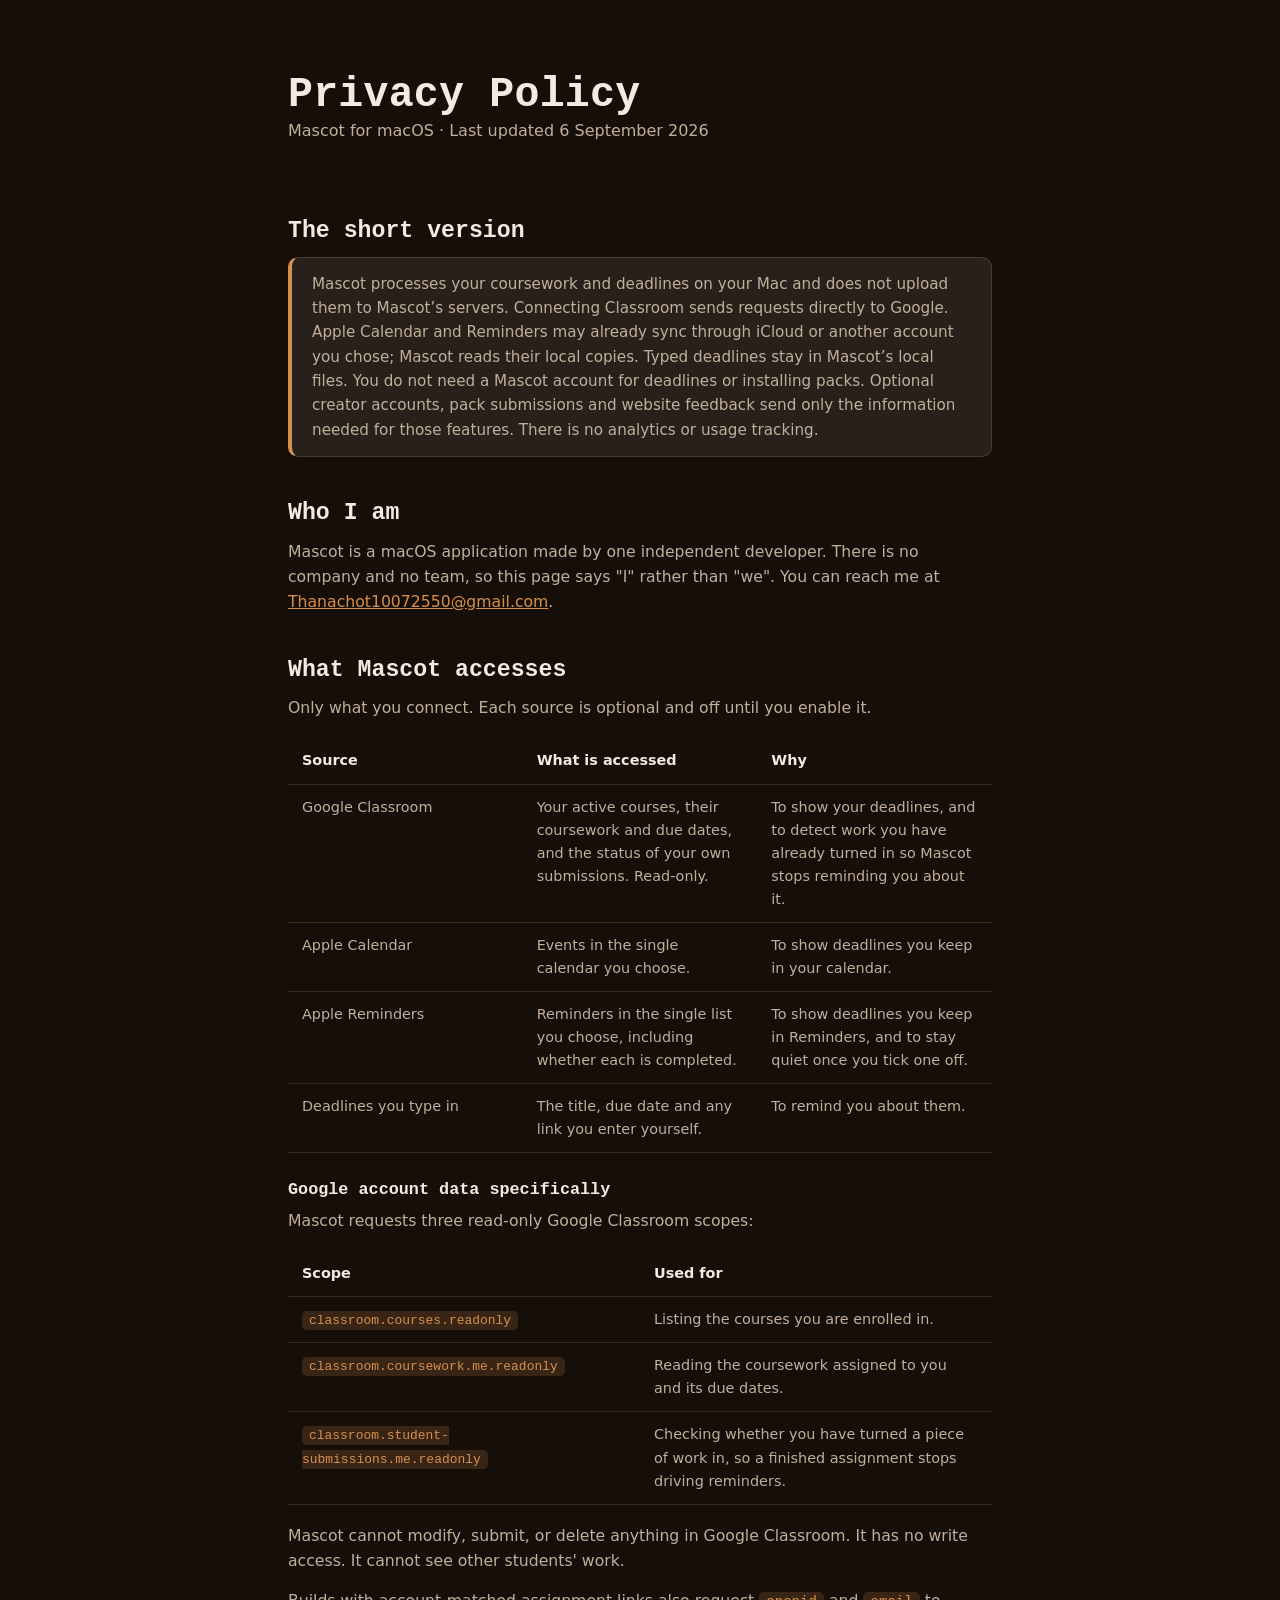
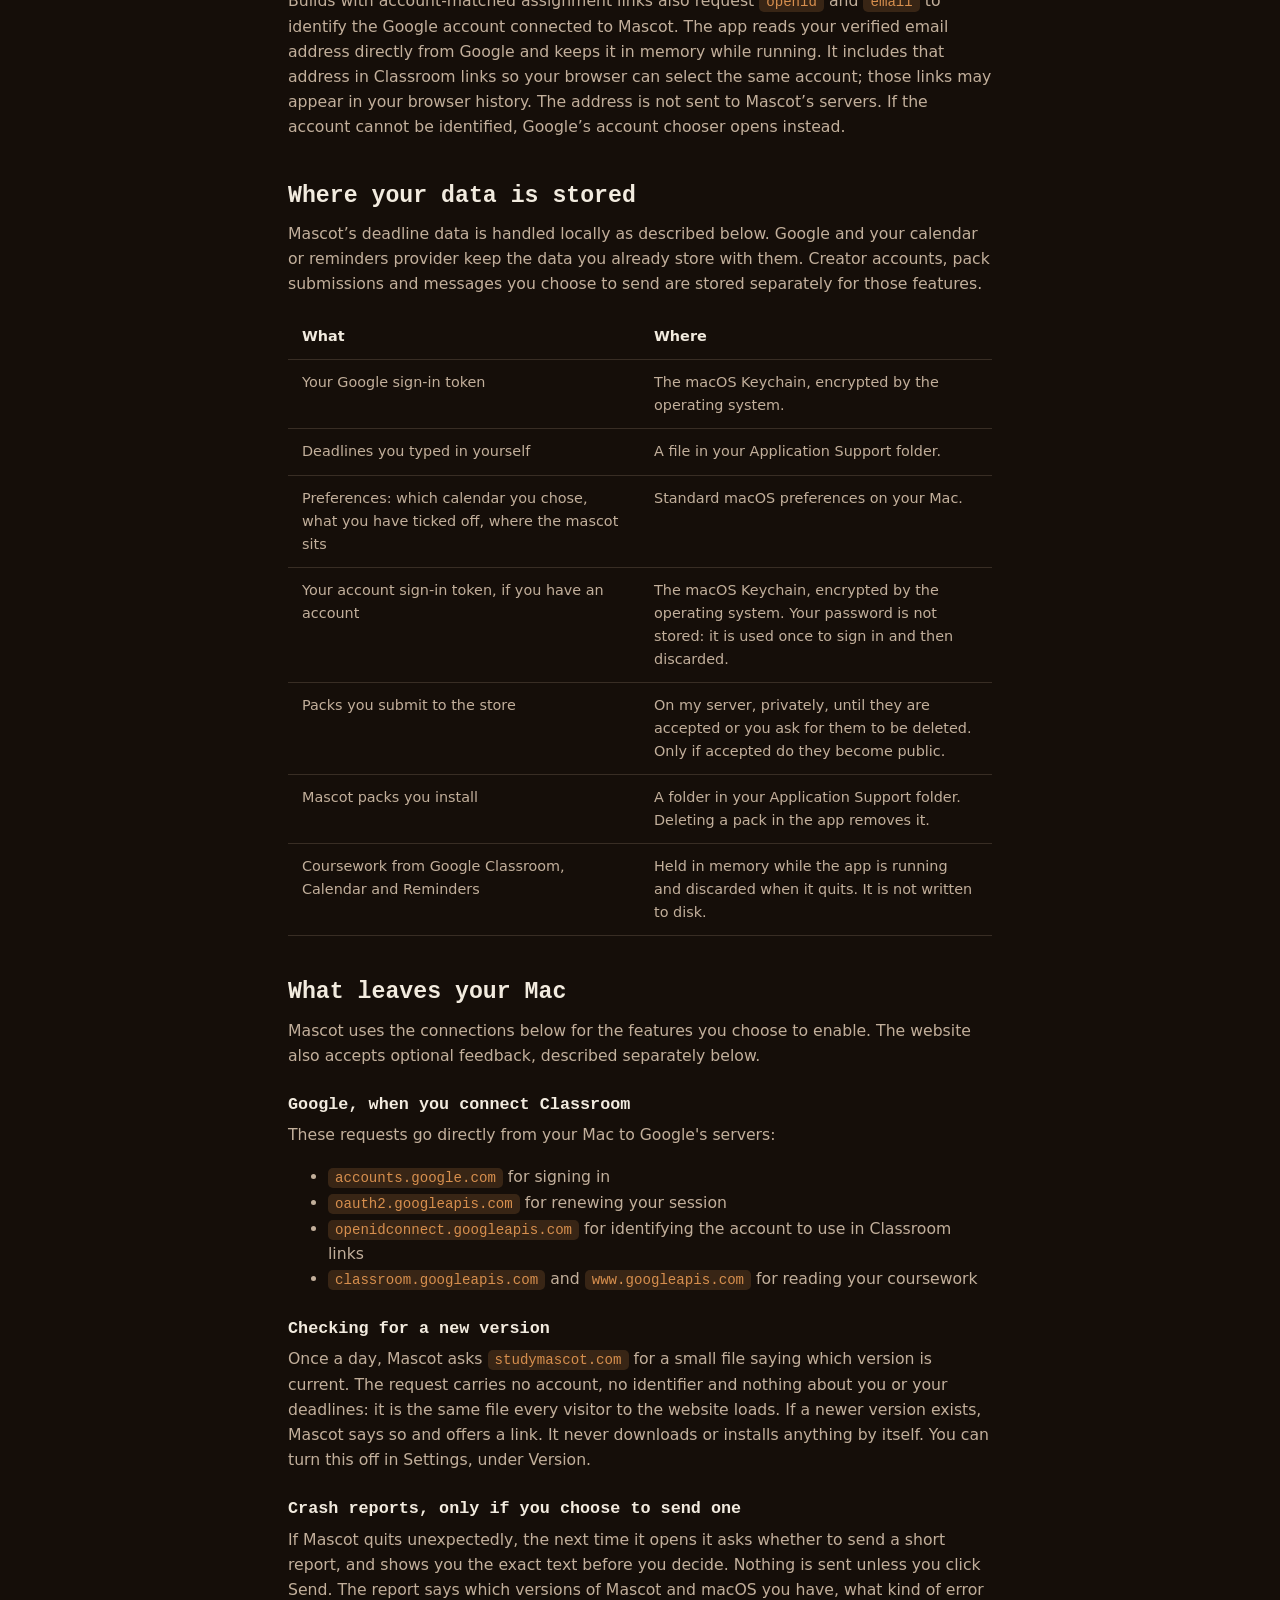
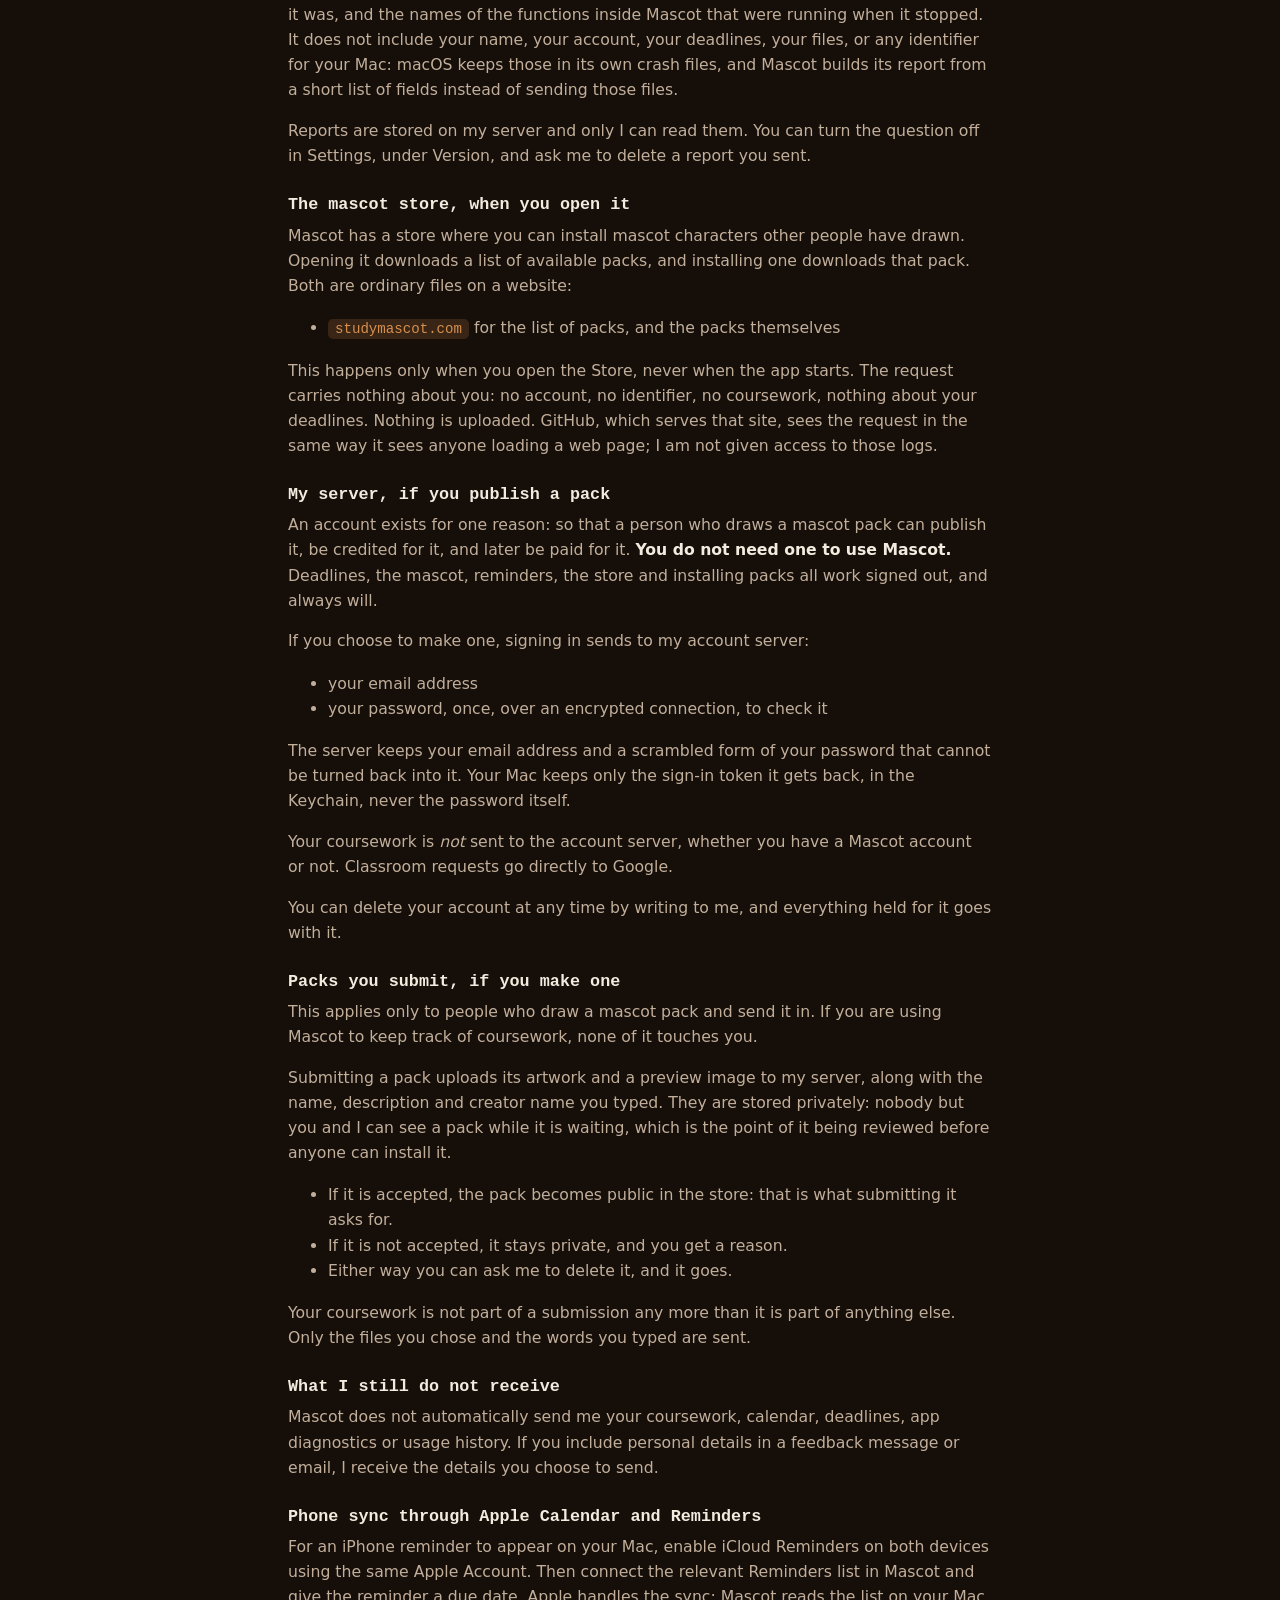
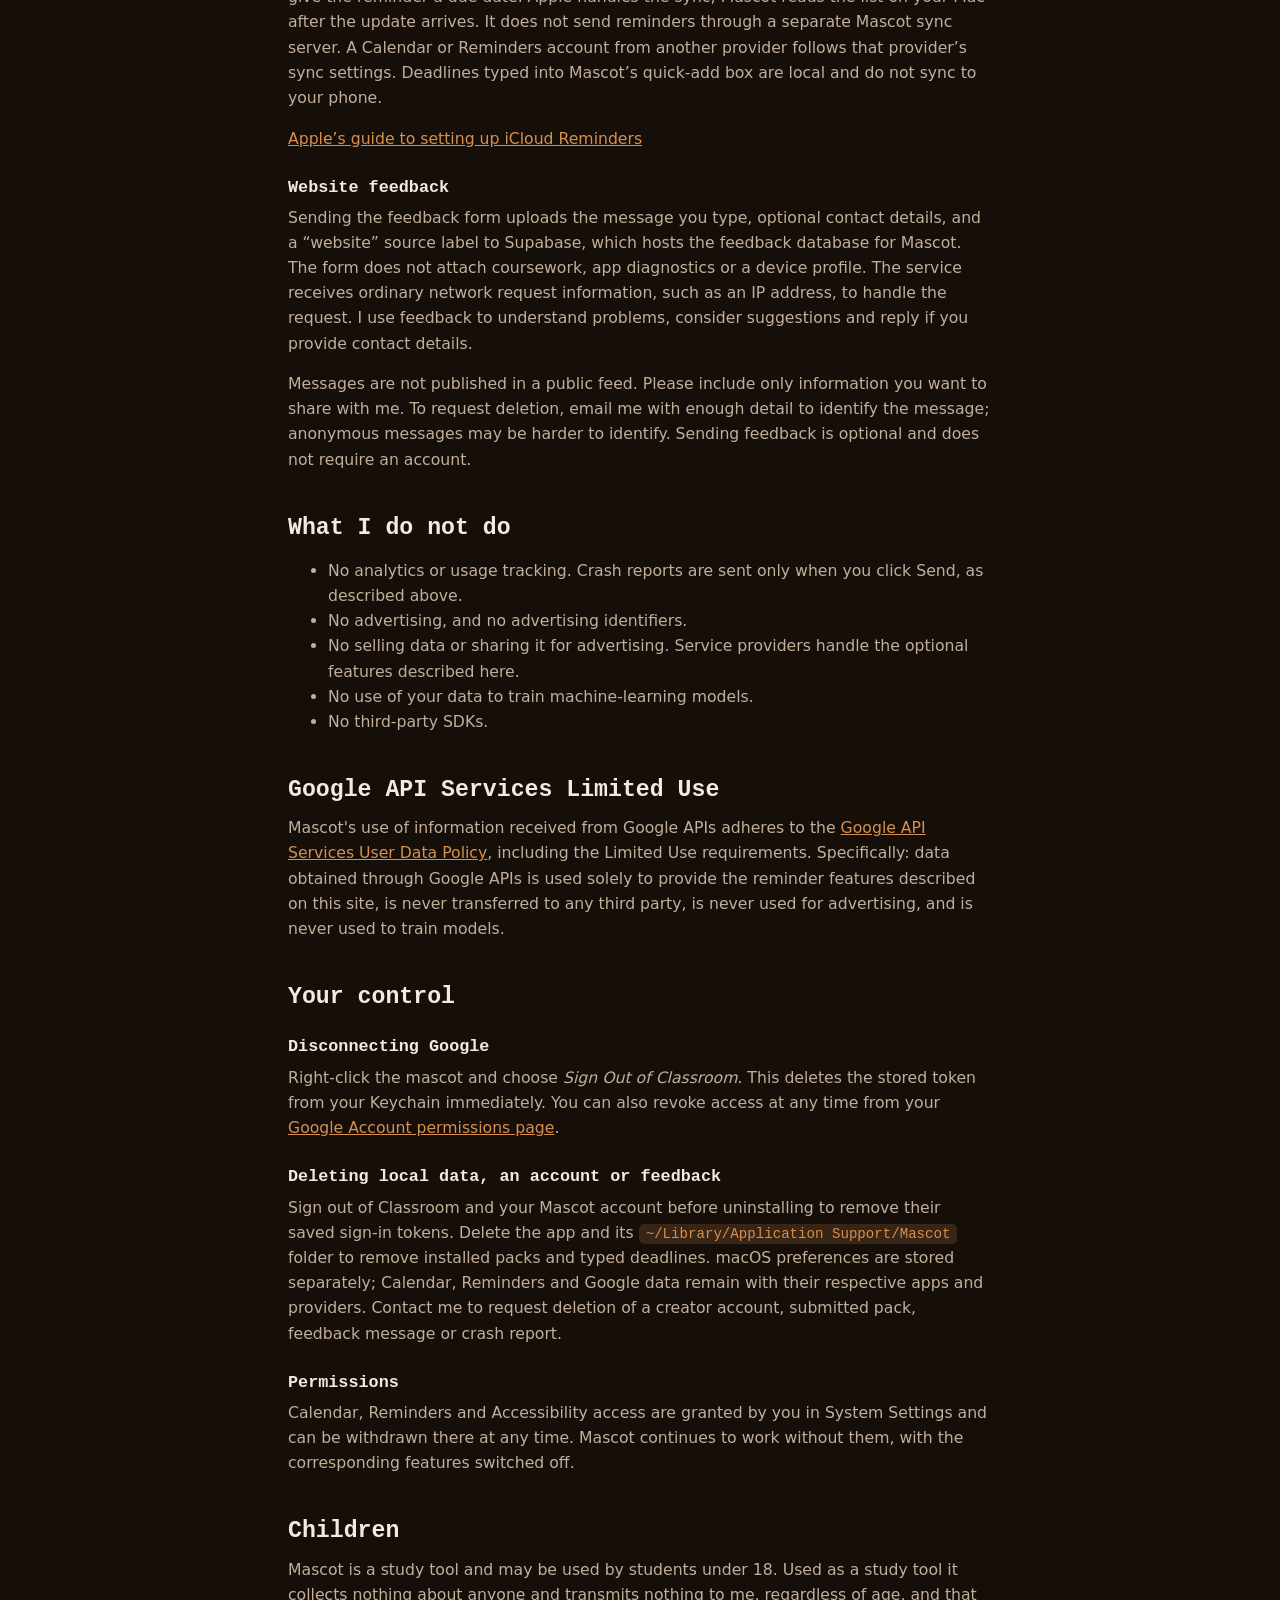
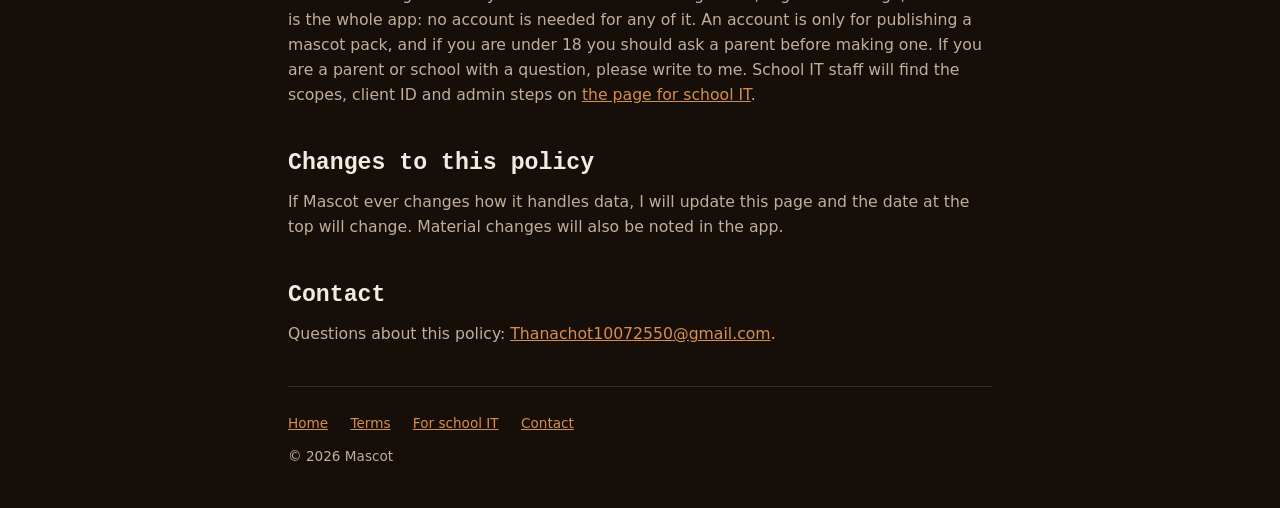
<file: privacy.html>
<!doctype html>
<html lang="en">
<head>
<meta charset="utf-8">
<meta http-equiv="Content-Security-Policy" content="default-src 'none'; script-src 'self'; script-src-attr 'none'; style-src 'self' 'unsafe-inline' https://fonts.googleapis.com; font-src 'self' https://fonts.gstatic.com; img-src 'self' https://studymascot.com; media-src 'self'; connect-src 'self' https://studymascot.com https://fcyhiujhvafozihopxsu.supabase.co; base-uri 'none'; form-action 'none'; object-src 'none'; frame-src 'none'; worker-src 'none'">
<meta name="referrer" content="no-referrer">
<meta name="viewport" content="width=device-width, initial-scale=1">
<title>Privacy Policy · Mascot</title>
<meta name="description" content="How Mascot for macOS handles your data. How local deadlines, Google Classroom, iCloud sync and optional feedback are handled.">
<link rel="stylesheet" href="style.css">
</head>
<body class="doc">
<div class="wrap">

<header style="padding-bottom:24px">
    <h1>Privacy Policy</h1>
    <p class="lede">Mascot for macOS · Last updated 6 September 2026</p>
</header>

<h2>The short version</h2>

<p class="note">
    Mascot processes your coursework and deadlines on your Mac and does not upload them
    to Mascot’s servers. Connecting Classroom sends requests directly to Google. Apple
    Calendar and Reminders may already sync through iCloud or another account you chose;
    Mascot reads their local copies. Typed deadlines stay in Mascot’s local files.
    You do not need a Mascot account for deadlines or installing packs. Optional creator
    accounts, pack submissions and website feedback send only the information needed for
    those features. There is no analytics or usage tracking.
</p>

<h2>Who I am</h2>

<p>
    Mascot is a macOS application made by one independent developer. There is no
    company and no team, so this page says "I" rather than "we". You can reach me at <a href="mailto:Thanachot10072550@gmail.com">Thanachot10072550@gmail.com</a>.
</p>

<h2>What Mascot accesses</h2>

<p>Only what you connect. Each source is optional and off until you enable it.</p>

<table>
    <tr>
        <th>Source</th>
        <th>What is accessed</th>
        <th>Why</th>
    </tr>
    <tr>
        <td>Google Classroom</td>
        <td>
            Your active courses, their coursework and due dates, and the status of
            your own submissions. Read-only.
        </td>
        <td>
            To show your deadlines, and to detect work you have already turned in so
            Mascot stops reminding you about it.
        </td>
    </tr>
    <tr>
        <td>Apple Calendar</td>
        <td>Events in the single calendar you choose.</td>
        <td>To show deadlines you keep in your calendar.</td>
    </tr>
    <tr>
        <td>Apple Reminders</td>
        <td>Reminders in the single list you choose, including whether each is completed.</td>
        <td>To show deadlines you keep in Reminders, and to stay quiet once you tick one off.</td>
    </tr>
    <tr>
        <td>Deadlines you type in</td>
        <td>The title, due date and any link you enter yourself.</td>
        <td>To remind you about them.</td>
    </tr>
</table>

<h3>Google account data specifically</h3>

<p>Mascot requests three read-only Google Classroom scopes:</p>

<table>
    <tr><th>Scope</th><th>Used for</th></tr>
    <tr>
        <td><code>classroom.courses.readonly</code></td>
        <td>Listing the courses you are enrolled in.</td>
    </tr>
    <tr>
        <td><code>classroom.coursework.me.readonly</code></td>
        <td>Reading the coursework assigned to you and its due dates.</td>
    </tr>
    <tr>
        <td><code>classroom.student-submissions.me.readonly</code></td>
        <td>
            Checking whether you have turned a piece of work in, so a finished
            assignment stops driving reminders.
        </td>
    </tr>
</table>

<p>
    Mascot cannot modify, submit, or delete anything in Google Classroom. It has no
    write access. It cannot see other students' work.
</p>

<p>
    Builds with account-matched assignment links also request <code>openid</code> and
    <code>email</code> to identify the Google account connected to Mascot. The app reads
    your verified email address directly from Google and keeps it in memory while running.
    It includes that address in Classroom links so your browser can select the same account;
    those links may appear in your browser history. The address is not sent to Mascot’s servers.
    If the account cannot be identified, Google’s account chooser opens instead.
</p>

<h2>Where your data is stored</h2>

<p>
    Mascot’s deadline data is handled locally as described below. Google and your calendar
    or reminders provider keep the data you already store with them. Creator accounts,
    pack submissions and messages you choose to send are stored separately for those features.
</p>

<table>
    <tr><th>What</th><th>Where</th></tr>
    <tr>
        <td>Your Google sign-in token</td>
        <td>The macOS Keychain, encrypted by the operating system.</td>
    </tr>
    <tr>
        <td>Deadlines you typed in yourself</td>
        <td>A file in your Application Support folder.</td>
    </tr>
    <tr>
        <td>Preferences: which calendar you chose,<br> what you have ticked off, where the mascot sits<br></td>
        <td>Standard macOS preferences on your Mac.</td>
    </tr>
    <tr>
        <td>Your account sign-in token, if you have an account</td>
        <td>
            The macOS Keychain, encrypted by the operating system. Your password is
            not stored: it is used once to sign in and then discarded.
        </td>
    </tr>
    <tr>
        <td>Packs you submit to the store</td>
        <td>
            On my server, privately, until they are accepted or you ask for them to be
            deleted. Only if accepted do they become public.
        </td>
    </tr>
    <tr>
        <td>Mascot packs you install</td>
        <td>
            A folder in your Application Support folder. Deleting a pack in the app
            removes it.
        </td>
    </tr>
    <tr>
        <td>Coursework from Google Classroom, Calendar and Reminders</td>
        <td>
            Held in memory while the app is running and discarded when it quits. It is
            not written to disk.
        </td>
    </tr>
</table>

<h2>What leaves your Mac</h2>

<p>
    Mascot uses the connections below for the features you choose to enable.
    The website also accepts optional feedback, described separately below.
</p>

<h3>Google, when you connect Classroom</h3>

<p>These requests go directly from your Mac to Google's servers:</p>

<ul>
    <li><code>accounts.google.com</code> for signing in</li>
    <li><code>oauth2.googleapis.com</code> for renewing your session</li>
    <li><code>openidconnect.googleapis.com</code> for identifying the account to use in Classroom links</li>
    <li><code>classroom.googleapis.com</code> and <code>www.googleapis.com</code> for reading your coursework</li>
</ul>

<h3>Checking for a new version</h3>

<p>
    Once a day, Mascot asks <code>studymascot.com</code> for a small file saying
    which version is current. The request carries no account, no identifier and
    nothing about you or your deadlines: it is the same file every visitor to the
    website loads. If a newer version exists, Mascot says so and offers a link.
    It never downloads or installs anything by itself. You can turn this off in
    Settings, under Version.
</p>

<h3>Crash reports, only if you choose to send one</h3>

<p>
    If Mascot quits unexpectedly, the next time it opens it asks whether to send a
    short report, and shows you the exact text before you decide. Nothing is sent
    unless you click Send. The report says which versions of Mascot and macOS you
    have, what kind of error it was, and the names of the functions inside Mascot
    that were running when it stopped. It does not include your name, your account,
    your deadlines, your files, or any identifier for your Mac: macOS keeps those in
    its own crash files, and Mascot builds its report from a short list of fields
    instead of sending those files.
</p>

<p>
    Reports are stored on my server and only I can read them. You can turn the
    question off in Settings, under Version, and ask me to delete a report you sent.
</p>

<h3>The mascot store, when you open it</h3>

<p>
    Mascot has a store where you can install mascot characters other people have
    drawn. Opening it downloads a list of available packs, and installing one
    downloads that pack. Both are ordinary files on a website:
</p>

<ul>
    <li><code>studymascot.com</code> for the list of packs, and the packs themselves</li>
</ul>

<p>
    This happens only when you open the Store, never when the app starts. The request
    carries nothing about you: no account, no identifier, no coursework, nothing about
    your deadlines. Nothing is uploaded. GitHub, which serves that site, sees the
    request in the same way it sees anyone loading a web page; I am not given access
    to those logs.
</p>

<h3>My server, if you publish a pack</h3>

<p>
    An account exists for one reason: so that a person who draws a mascot pack can
    publish it, be credited for it, and later be paid for it. <strong>You do not need
    one to use Mascot.</strong> Deadlines, the mascot, reminders, the store and
    installing packs all work signed out, and always will.
</p>

<p>If you choose to make one, signing in sends to my account server:</p>

<ul>
    <li>your email address</li>
    <li>your password, once, over an encrypted connection, to check it</li>
</ul>

<p>
    The server keeps your email address and a scrambled form of your password that
    cannot be turned back into it. Your Mac keeps only the sign-in token it gets back,
    in the Keychain, never the password itself.
</p>

<p>
    Your coursework is <em>not</em> sent to the account server, whether you have
    a Mascot account or not. Classroom requests go directly to Google.
</p>

<p>
    You can delete your account at any time by writing to me, and everything held for
    it goes with it.
</p>

<h3>Packs you submit, if you make one</h3>

<p>
    This applies only to people who draw a mascot pack and send it in. If you are using
    Mascot to keep track of coursework, none of it touches you.
</p>

<p>
    Submitting a pack uploads its artwork and a preview image to my server, along with
    the name, description and creator name you typed. They are stored privately: nobody
    but you and I can see a pack while it is waiting, which is the point of it being
    reviewed before anyone can install it.
</p>

<ul>
    <li>If it is accepted, the pack becomes public in the store: that is what
        submitting it asks for.</li>
    <li>If it is not accepted, it stays private, and you get a reason.</li>
    <li>Either way you can ask me to delete it, and it goes.</li>
</ul>

<p>
    Your coursework is not part of a submission any more than it is part of anything
    else. Only the files you chose and the words you typed are sent.
</p>

<h3>What I still do not receive</h3>

<p>
    Mascot does not automatically send me your coursework, calendar, deadlines,
    app diagnostics or usage history. If you include personal details in a feedback
    message or email, I receive the details you choose to send.
</p>

<h3 id="phone-sync">Phone sync through Apple Calendar and Reminders</h3>
<p>
    For an iPhone reminder to appear on your Mac, enable iCloud Reminders on both devices
    using the same Apple Account. Then connect the relevant Reminders list in Mascot and
    give the reminder a due date. Apple handles the sync; Mascot reads the list on your Mac
    after the update arrives. It does not send reminders through a separate Mascot sync server.
    A Calendar or Reminders account from another provider follows that provider’s sync settings.
    Deadlines typed into Mascot’s quick-add box are local and do not sync to your phone.
</p>
<p><a href="https://support.apple.com/en-ie/guide/icloud/mmbf52194b5a/icloud">Apple’s guide to setting up iCloud Reminders</a></p>

<h3 id="website-feedback">Website feedback</h3>
<p>
    Sending the feedback form uploads the message you type, optional contact details,
    and a “website” source label to Supabase, which hosts the feedback database for Mascot.
    The form does not attach coursework, app diagnostics or a device profile. The service
    receives ordinary network request information, such as an IP address, to handle the request.
    I use feedback to understand problems, consider suggestions and reply if you provide contact details.
</p>
<p>
    Messages are not published in a public feed. Please include only information you want
    to share with me. To request deletion, email me with enough detail to identify the message;
    anonymous messages may be harder to identify. Sending feedback is optional and does not require an account.
</p>

<h2>What I do not do</h2>

<ul>
    <li>No analytics or usage tracking. Crash reports are sent only when you click Send, as described above.</li>
    <li>No advertising, and no advertising identifiers.</li>
    <li>No selling data or sharing it for advertising. Service providers handle the optional features described here.</li>
    <li>No use of your data to train machine-learning models.</li>
    <li>No third-party SDKs.</li>
</ul>

<h2>Google API Services Limited Use</h2>

<p>
    Mascot's use of information received from Google APIs adheres to the
    <a href="https://developers.google.com/terms/api-services-user-data-policy">Google
    API Services User Data Policy</a>, including the Limited Use requirements.
    Specifically: data obtained through Google APIs is used solely to provide the
    reminder features described on this site, is never transferred to any third party,
    is never used for advertising, and is never used to train models.
</p>

<h2>Your control</h2>

<h3>Disconnecting Google</h3>
<p>
    Right-click the mascot and choose <em>Sign Out of Classroom</em>. This deletes the
    stored token from your Keychain immediately. You can also revoke access at any time
    from your
    <a href="https://myaccount.google.com/permissions">Google Account permissions
    page</a>.
</p>

<h3>Deleting local data, an account or feedback</h3>
<p>
    Sign out of Classroom and your Mascot account before uninstalling to remove their
    saved sign-in tokens. Delete the app and its <code>~/Library/Application Support/Mascot</code>
    folder to remove installed packs and typed deadlines. macOS preferences are stored separately;
    Calendar, Reminders and Google data remain with their respective apps and providers.
    Contact me to request deletion of a creator account, submitted pack, feedback message or crash report.
</p>

<h3>Permissions</h3>
<p>
    Calendar, Reminders and Accessibility access are granted by you in System Settings
    and can be withdrawn there at any time. Mascot continues to work without them, with
    the corresponding features switched off.
</p>

<h2>Children</h2>
<p>
    Mascot is a study tool and may be used by students under 18. Used as a study tool
    it collects nothing about anyone and transmits nothing to me, regardless of age,
    and that is the whole app: no account is needed for any of it. An account is only
    for publishing a mascot pack, and if you are under 18 you should ask a parent
    before making one. If you are a parent or school with a question, please write to
    me. School IT staff will find the scopes, client ID and admin steps on
    <a href="schools.html">the page for school IT</a>.
</p>

<h2>Changes to this policy</h2>
<p>
    If Mascot ever changes how it handles data, I will update this page and the date
    at the top will change. Material changes will also be noted in the app.
</p>

<h2>Contact</h2>
<p>
    Questions about this policy: <a href="mailto:Thanachot10072550@gmail.com">Thanachot10072550@gmail.com</a>.
</p>

<footer>
    <a href="index.html">Home</a>
    <a href="terms.html">Terms</a>
    <a href="schools.html">For school IT</a>
    <a href="mailto:Thanachot10072550@gmail.com">Contact</a>
    <div style="margin-top:12px">© 2026 Mascot</div>
</footer>

</div>
</body>
</html>
</file>
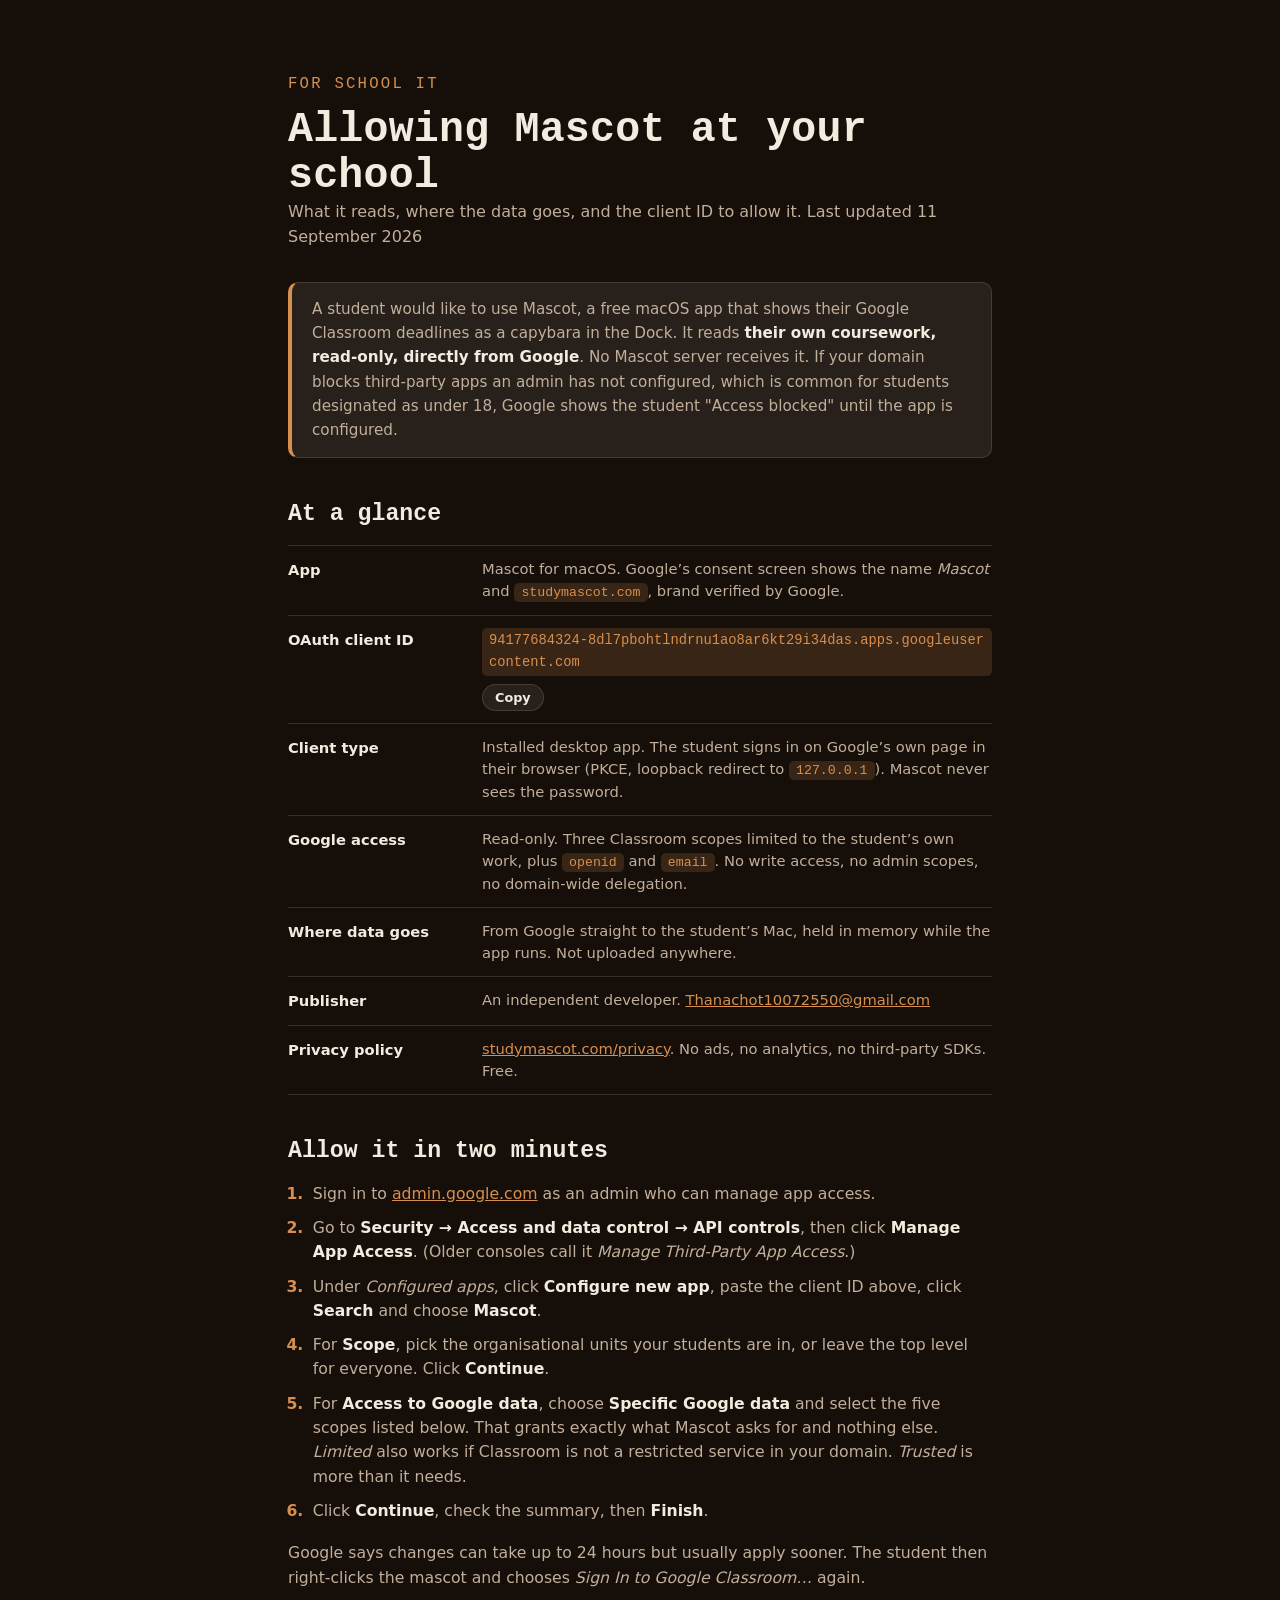
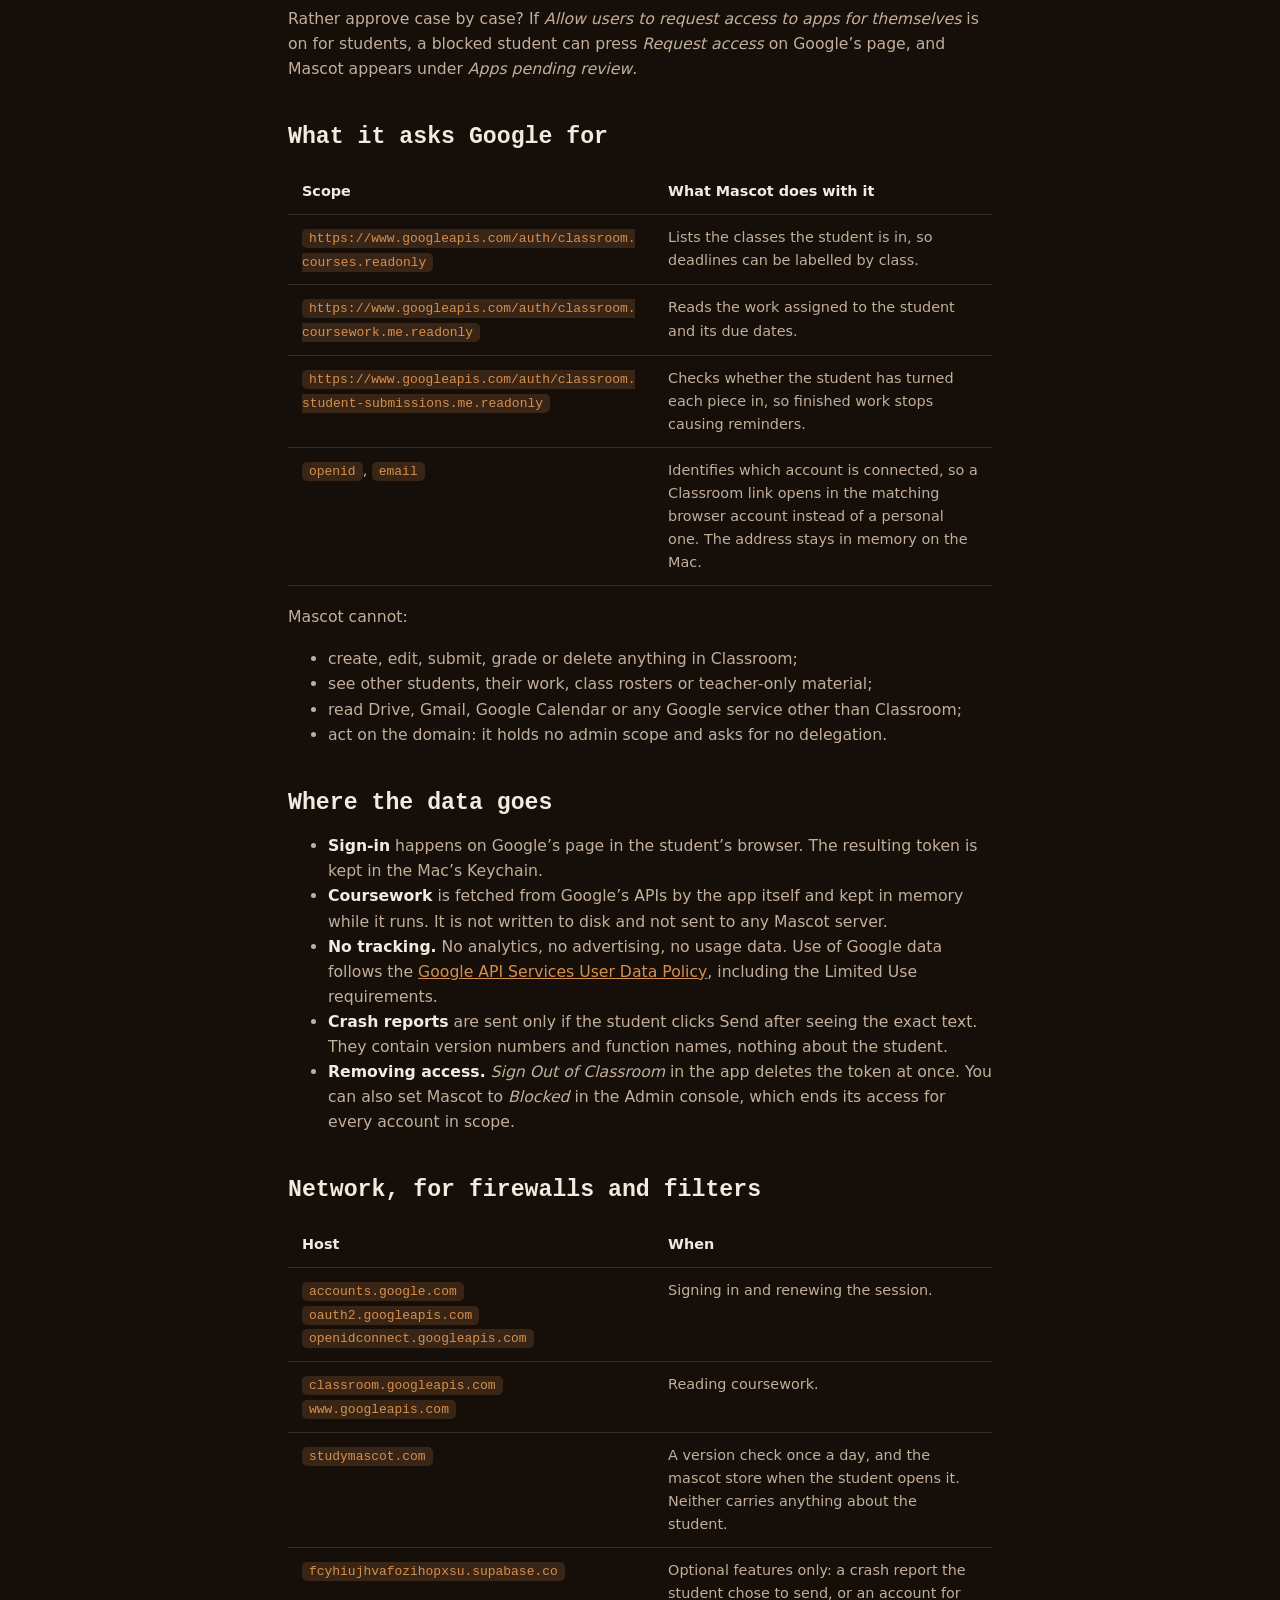
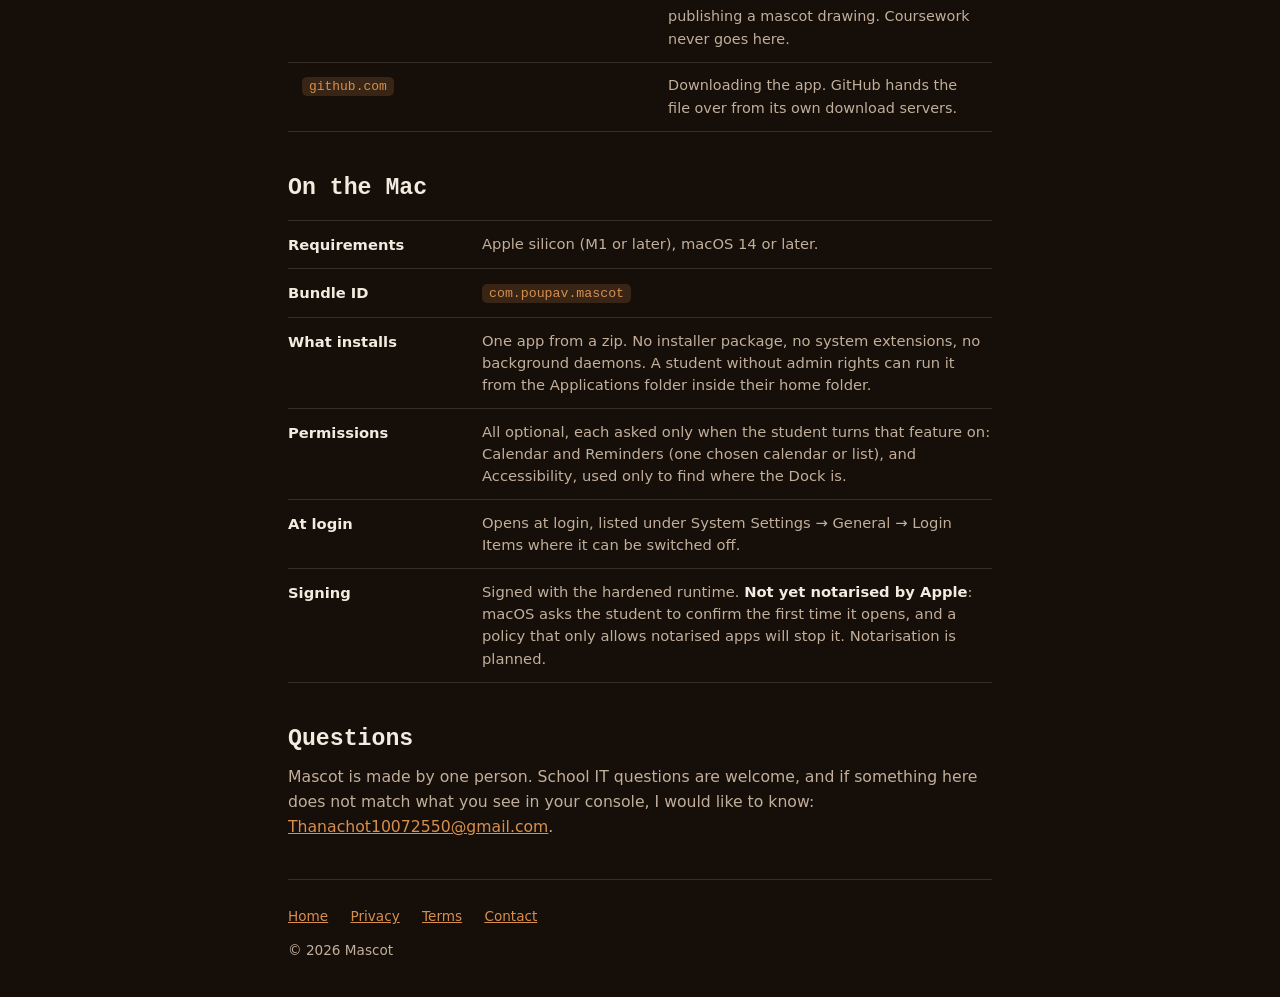
<file: schools.html>
<!doctype html>
<html lang="en">
<head>
<meta charset="utf-8">
<meta http-equiv="Content-Security-Policy" content="default-src 'none'; script-src 'self'; script-src-attr 'none'; style-src 'self' 'unsafe-inline' https://fonts.googleapis.com; font-src 'self' https://fonts.gstatic.com; img-src 'self' https://studymascot.com; media-src 'self'; connect-src 'self' https://studymascot.com https://fcyhiujhvafozihopxsu.supabase.co; base-uri 'none'; form-action 'none'; object-src 'none'; frame-src 'none'; worker-src 'none'">
<meta name="referrer" content="no-referrer">
<meta name="viewport" content="width=device-width, initial-scale=1">
<title>For school IT · Mascot</title>
<meta name="description" content="What Mascot for macOS reads from Google Classroom, its OAuth client ID, and how to allow it in the Google Workspace for Education Admin console.">
<!-- Students send this link to their school's IT, so it gets a proper preview too. -->
<meta property="og:type" content="website">
<meta property="og:url" content="https://studymascot.com/schools">
<meta property="og:site_name" content="Mascot">
<meta property="og:title" content="Allowing Mascot at your school">
<meta property="og:description" content="What Mascot reads from Google Classroom, its OAuth client ID, and how to allow it in the Google Admin console in two minutes.">
<meta property="og:image" content="https://studymascot.com/img/og-card.png">
<meta property="og:image:width" content="1200">
<meta property="og:image:height" content="630">
<meta property="og:image:alt" content="The Mascot homepage: A study buddy that lives on your Mac.">
<meta name="twitter:card" content="summary_large_image">
<link rel="stylesheet" href="style.css?v=20260911-schools1">
</head>
<body class="doc schools">
<div class="wrap">

<header style="padding-bottom:24px">
    <p class="kicker">For school IT</p>
    <h1>Allowing Mascot at your school</h1>
    <p class="lede">What it reads, where the data goes, and the client ID to allow it. Last updated 11 September 2026</p>
</header>

<p class="note">
    A student would like to use Mascot, a free macOS app that shows their Google Classroom
    deadlines as a capybara in the Dock. It reads <strong>their own coursework, read-only,
    directly from Google</strong>. No Mascot server receives it. If your domain blocks
    third-party apps an admin has not configured, which is common for students designated
    as under 18, Google shows the student "Access blocked" until the app is configured.
</p>

<h2>At a glance</h2>

<dl class="facts">
    <div>
        <dt>App</dt>
        <dd>Mascot for macOS. Google’s consent screen shows the name <em>Mascot</em> and
            <code>studymascot.com</code>, brand verified by Google.</dd>
    </div>
    <div>
        <dt>OAuth client ID</dt>
        <dd>
            <code class="client-id" id="client-id">94177684324-8dl7pbohtlndrnu1ao8ar6kt29i34das.apps.googleusercontent.com</code>
            <button type="button" class="copy" data-copy="client-id" hidden>Copy</button>
        </dd>
    </div>
    <div>
        <dt>Client type</dt>
        <dd>Installed desktop app. The student signs in on Google’s own page in their
            browser (PKCE, loopback redirect to <code>127.0.0.1</code>). Mascot never sees
            the password.</dd>
    </div>
    <div>
        <dt>Google access</dt>
        <dd>Read-only. Three Classroom scopes limited to the student’s own work, plus
            <code>openid</code> and <code>email</code>. No write access, no admin scopes,
            no domain-wide delegation.</dd>
    </div>
    <div>
        <dt>Where data goes</dt>
        <dd>From Google straight to the student’s Mac, held in memory while the app runs.
            Not uploaded anywhere.</dd>
    </div>
    <div>
        <dt>Publisher</dt>
        <dd>An independent developer.
            <a href="mailto:Thanachot10072550@gmail.com">Thanachot10072550@gmail.com</a></dd>
    </div>
    <div>
        <dt>Privacy policy</dt>
        <dd><a href="privacy.html">studymascot.com/privacy</a>. No ads, no analytics, no
            third-party SDKs. Free.</dd>
    </div>
</dl>

<h2>Allow it in two minutes</h2>

<ol class="steps">
    <li>Sign in to <a href="https://admin.google.com">admin.google.com</a> as an admin who can manage app access.</li>
    <li>Go to <strong>Security → Access and data control → API controls</strong>, then click
        <strong>Manage App Access</strong>. (Older consoles call it <em>Manage Third-Party App Access</em>.)</li>
    <li>Under <em>Configured apps</em>, click <strong>Configure new app</strong>, paste the
        client ID above, click <strong>Search</strong> and choose <strong>Mascot</strong>.</li>
    <li>For <strong>Scope</strong>, pick the organisational units your students are in, or
        leave the top level for everyone. Click <strong>Continue</strong>.</li>
    <li>For <strong>Access to Google data</strong>, choose <strong>Specific Google data</strong>
        and select the five scopes listed below. That grants exactly what Mascot asks for and
        nothing else. <em>Limited</em> also works if Classroom is not a restricted service in
        your domain. <em>Trusted</em> is more than it needs.</li>
    <li>Click <strong>Continue</strong>, check the summary, then <strong>Finish</strong>.</li>
</ol>

<p>
    Google says changes can take up to 24 hours but usually apply sooner. The student then
    right-clicks the mascot and chooses <em>Sign In to Google Classroom…</em> again.
</p>

<p>
    Rather approve case by case? If <em>Allow users to request access to apps for
    themselves</em> is on for students, a blocked student can press <em>Request access</em>
    on Google’s page, and Mascot appears under <em>Apps pending review</em>.
</p>

<h2>What it asks Google for</h2>

<table class="lead-col">
    <tr><th>Scope</th><th>What Mascot does with it</th></tr>
    <tr>
        <td><code>https://www.googleapis.com/auth/classroom.courses.readonly</code></td>
        <td>Lists the classes the student is in, so deadlines can be labelled by class.</td>
    </tr>
    <tr>
        <td><code>https://www.googleapis.com/auth/classroom.coursework.me.readonly</code></td>
        <td>Reads the work assigned to the student and its due dates.</td>
    </tr>
    <tr>
        <td><code>https://www.googleapis.com/auth/classroom.student-submissions.me.readonly</code></td>
        <td>Checks whether the student has turned each piece in, so finished work stops
            causing reminders.</td>
    </tr>
    <tr>
        <td><code>openid</code>, <code>email</code></td>
        <td>Identifies which account is connected, so a Classroom link opens in the matching
            browser account instead of a personal one. The address stays in
            memory on the Mac.</td>
    </tr>
</table>

<p>Mascot cannot:</p>

<ul>
    <li>create, edit, submit, grade or delete anything in Classroom;</li>
    <li>see other students, their work, class rosters or teacher-only material;</li>
    <li>read Drive, Gmail, Google Calendar or any Google service other than Classroom;</li>
    <li>act on the domain: it holds no admin scope and asks for no delegation.</li>
</ul>

<h2>Where the data goes</h2>

<ul>
    <li><strong>Sign-in</strong> happens on Google’s page in the student’s browser. The
        resulting token is kept in the Mac’s Keychain.</li>
    <li><strong>Coursework</strong> is fetched from Google’s APIs by the app itself and kept
        in memory while it runs. It is not written to disk and not sent to any Mascot
        server.</li>
    <li><strong>No tracking.</strong> No analytics, no advertising, no usage data. Use of
        Google data follows the
        <a href="https://developers.google.com/terms/api-services-user-data-policy">Google
        API Services User Data Policy</a>, including the Limited Use requirements.</li>
    <li><strong>Crash reports</strong> are sent only if the student clicks Send after seeing
        the exact text. They contain version numbers and function names, nothing about the
        student.</li>
    <li><strong>Removing access.</strong> <em>Sign Out of Classroom</em> in the app deletes
        the token at once. You can also set Mascot to <em>Blocked</em> in the Admin console,
        which ends its access for every account in scope.</li>
</ul>

<h2>Network, for firewalls and filters</h2>

<table class="lead-col">
    <tr><th>Host</th><th>When</th></tr>
    <tr>
        <td><code>accounts.google.com</code><br><code>oauth2.googleapis.com</code><br><code>openidconnect.googleapis.com</code></td>
        <td>Signing in and renewing the session.</td>
    </tr>
    <tr>
        <td><code>classroom.googleapis.com</code><br><code>www.googleapis.com</code></td>
        <td>Reading coursework.</td>
    </tr>
    <tr>
        <td><code>studymascot.com</code></td>
        <td>A version check once a day, and the mascot store when the student opens it.
            Neither carries anything about the student.</td>
    </tr>
    <tr>
        <td><code>fcyhiujhvafozihopxsu.supabase.co</code></td>
        <td>Optional features only: a crash report the student chose to send, or an account
            for publishing a mascot drawing. Coursework never goes here.</td>
    </tr>
    <tr>
        <td><code>github.com</code></td>
        <td>Downloading the app. GitHub hands the file over from its own download servers.</td>
    </tr>
</table>

<h2>On the Mac</h2>

<dl class="facts">
    <div><dt>Requirements</dt><dd>Apple silicon (M1 or later), macOS 14 or later.</dd></div>
    <div><dt>Bundle ID</dt><dd><code>com.poupav.mascot</code></dd></div>
    <div>
        <dt>What installs</dt>
        <dd>One app from a zip. No installer package, no system extensions, no background
            daemons. A student without admin rights can run it from the Applications folder
            inside their home folder.</dd>
    </div>
    <div>
        <dt>Permissions</dt>
        <dd>All optional, each asked only when the student turns that feature on: Calendar
            and Reminders (one chosen calendar or list), and Accessibility, used only to find
            where the Dock is.</dd>
    </div>
    <div>
        <dt>At login</dt>
        <dd>Opens at login, listed under System Settings → General → Login Items where it
            can be switched off.</dd>
    </div>
    <div>
        <dt>Signing</dt>
        <dd>Signed with the hardened runtime. <strong>Not yet notarised by Apple</strong>:
            macOS asks the student to confirm the first time it opens, and a policy that
            only allows notarised apps will stop it. Notarisation is planned.</dd>
    </div>
</dl>

<h2>Questions</h2>

<p>
    Mascot is made by one person. School IT questions are welcome, and if something here
    does not match what you see in your console, I would like to know:
    <a href="mailto:Thanachot10072550@gmail.com">Thanachot10072550@gmail.com</a>.
</p>

<footer>
    <a href="index.html">Home</a>
    <a href="privacy.html">Privacy</a>
    <a href="terms.html">Terms</a>
    <a href="mailto:Thanachot10072550@gmail.com">Contact</a>
    <div style="margin-top:12px">© 2026 Mascot</div>
</footer>

</div>
<script src="site.js?v=20260911-schools1"></script>
</body>
</html>
</file>
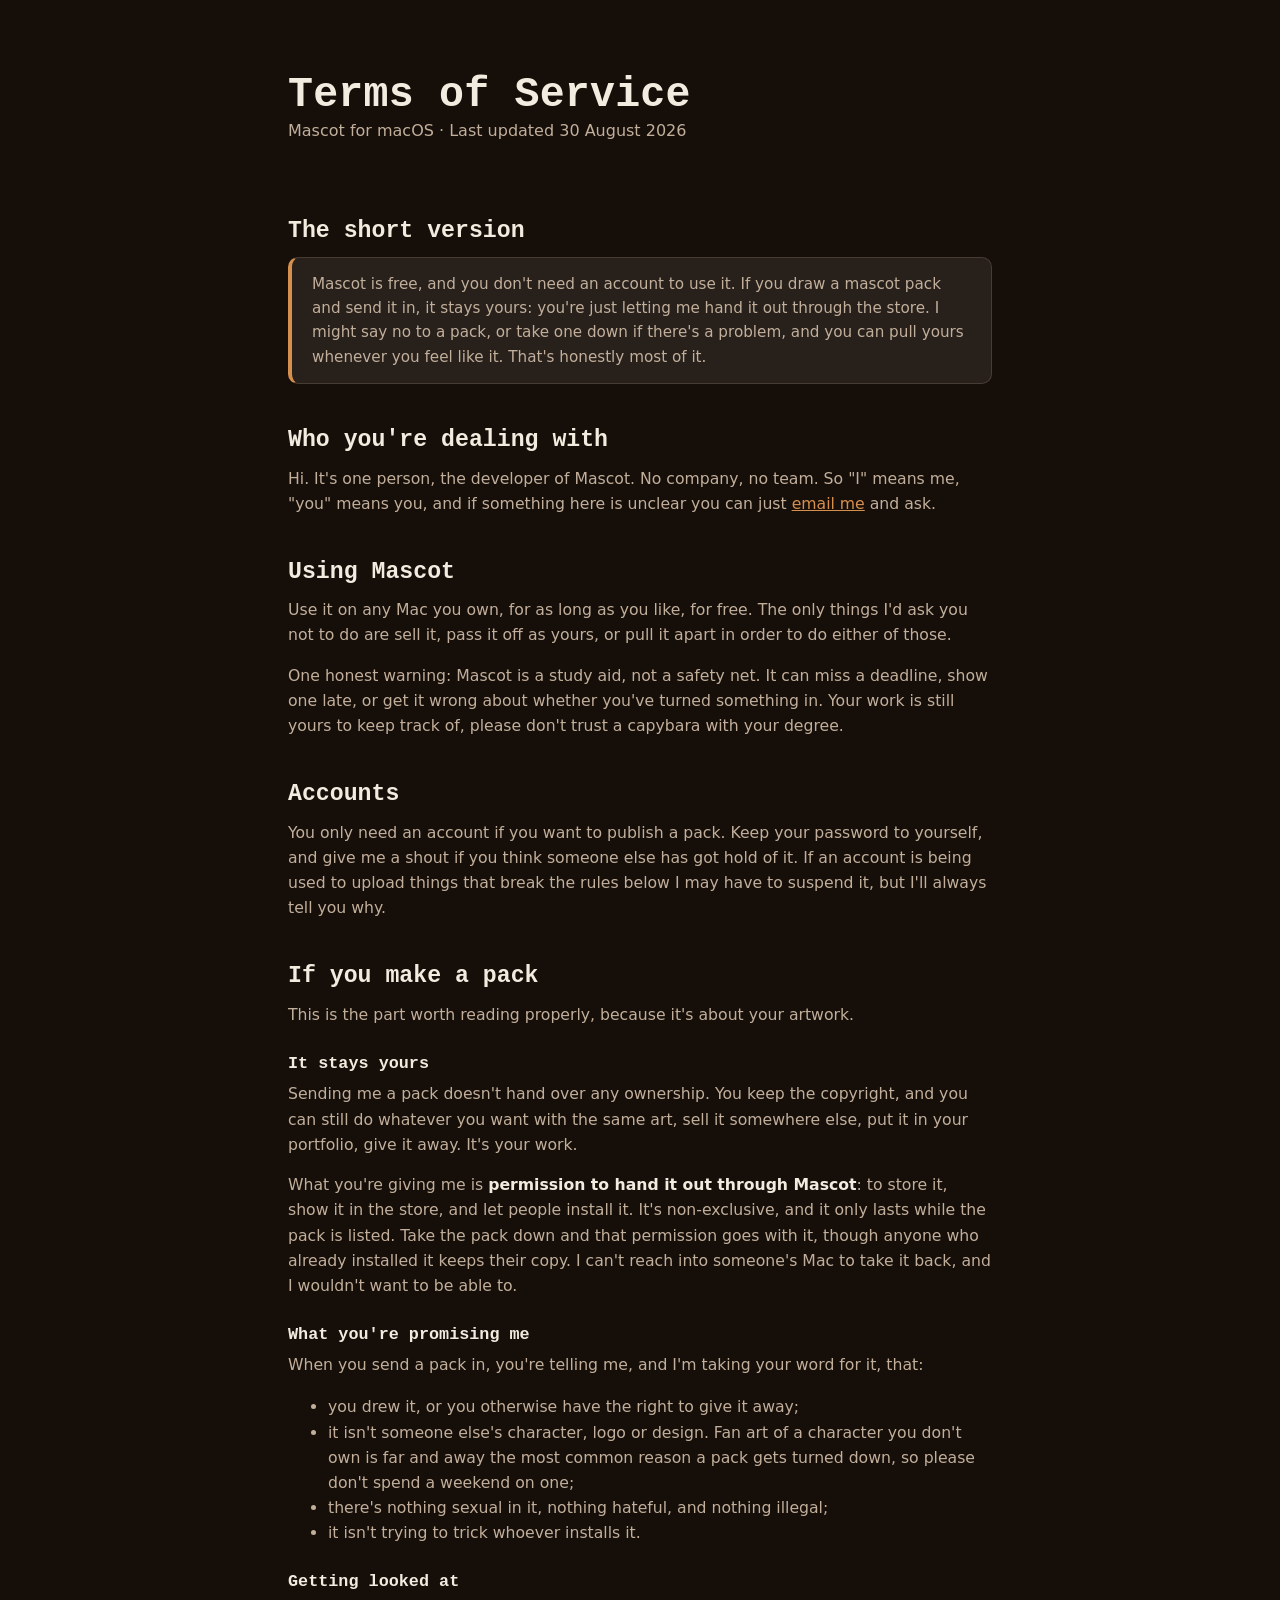
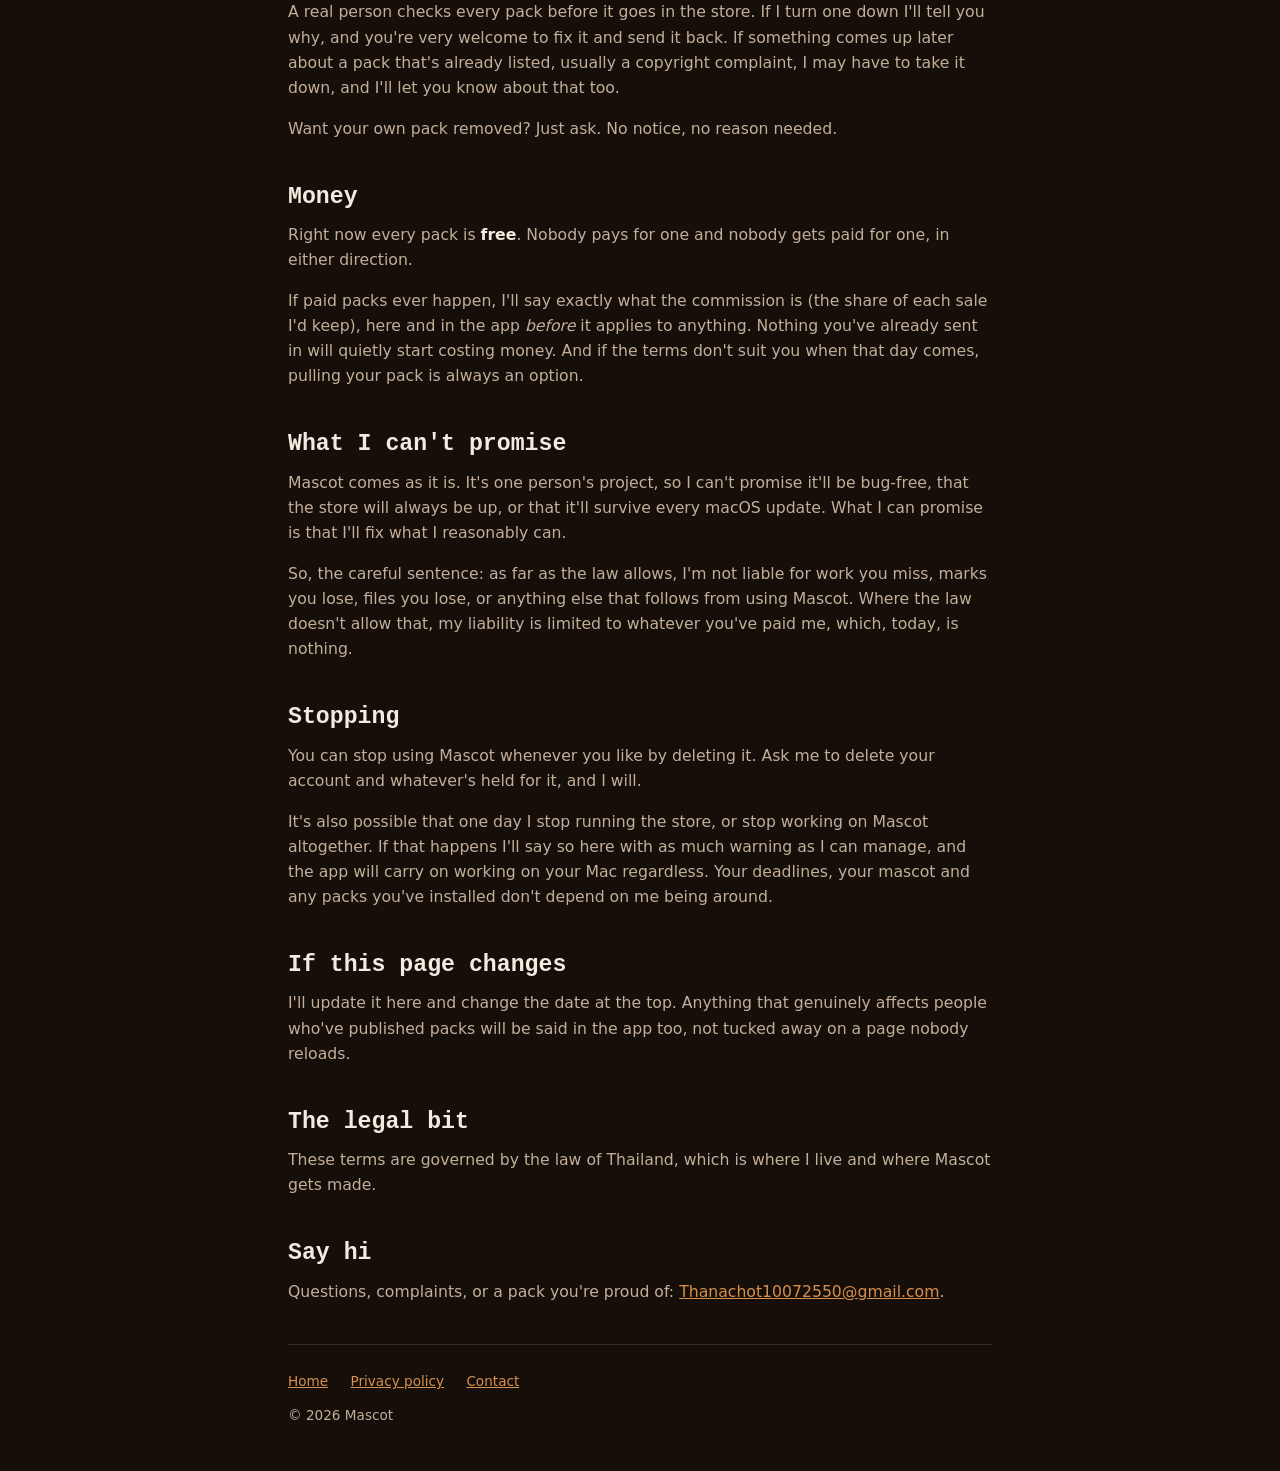
<file: terms.html>
<!doctype html>
<html lang="en">
<head>
<meta charset="utf-8">
<meta http-equiv="Content-Security-Policy" content="default-src 'none'; script-src 'self'; script-src-attr 'none'; style-src 'self' 'unsafe-inline' https://fonts.googleapis.com; font-src 'self' https://fonts.gstatic.com; img-src 'self' https://studymascot.com; media-src 'self'; connect-src 'self' https://studymascot.com https://fcyhiujhvafozihopxsu.supabase.co; base-uri 'none'; form-action 'none'; object-src 'none'; frame-src 'none'; worker-src 'none'">
<meta name="referrer" content="no-referrer">
<meta name="viewport" content="width=device-width, initial-scale=1">
<title>Terms of Service · Mascot</title>
<meta name="description" content="The terms for using Mascot for macOS, and for publishing mascot packs to its store. Short and readable.">
<link rel="stylesheet" href="style.css">
</head>
<body class="doc">
<div class="wrap">

<header style="padding-bottom:24px">
    <h1>Terms of Service</h1>
    <p class="lede">Mascot for macOS · Last updated 30 August 2026</p>
</header>

<h2>The short version</h2>

<p class="note">
    Mascot is free, and you don't need an account to use it. If you draw a mascot pack
    and send it in, it stays yours: you're just letting me hand it out through the
    store. I might say no to a pack, or take one down if there's a problem, and you can
    pull yours whenever you feel like it. That's honestly most of it.
</p>

<h2>Who you're dealing with</h2>

<p>
    Hi. It's one person, the developer of Mascot. No company, no team. So "I" means me,
    "you" means you, and if something here is unclear you can just
    <a href="mailto:Thanachot10072550@gmail.com">email me</a> and ask.
</p>

<h2>Using Mascot</h2>

<p>
    Use it on any Mac you own, for as long as you like, for free. The only things I'd
    ask you not to do are sell it, pass it off as yours, or pull it apart in order to do
    either of those.
</p>

<p>
    One honest warning: Mascot is a study aid, not a safety net. It can miss a deadline,
    show one late, or get it wrong about whether you've turned something in. Your work
    is still yours to keep track of, please don't trust a capybara with your degree.
</p>

<h2>Accounts</h2>

<p>
    You only need an account if you want to publish a pack. Keep your password to
    yourself, and give me a shout if you think someone else has got hold of it. If an
    account is being used to upload things that break the rules below I may have to
    suspend it, but I'll always tell you why.
</p>

<h2>If you make a pack</h2>

<p>This is the part worth reading properly, because it's about your artwork.</p>

<h3>It stays yours</h3>

<p>
    Sending me a pack doesn't hand over any ownership. You keep the copyright, and you
    can still do whatever you want with the same art, sell it somewhere else, put it in
    your portfolio, give it away. It's your work.
</p>

<p>
    What you're giving me is <strong>permission to hand it out through Mascot</strong>:
    to store it, show it in the store, and let people install it. It's non-exclusive,
    and it only lasts while the pack is listed. Take the pack down and that permission
    goes with it, though anyone who already installed it keeps their copy. I can't
    reach into someone's Mac to take it back, and I wouldn't want to be able to.
</p>

<h3>What you're promising me</h3>

<p>When you send a pack in, you're telling me, and I'm taking your word for it, that:</p>

<ul>
    <li>you drew it, or you otherwise have the right to give it away;</li>
    <li>it isn't someone else's character, logo or design. Fan art of a character you
        don't own is far and away the most common reason a pack gets turned down, so
        please don't spend a weekend on one;</li>
    <li>there's nothing sexual in it, nothing hateful, and nothing illegal;</li>
    <li>it isn't trying to trick whoever installs it.</li>
</ul>

<h3>Getting looked at</h3>

<p>
    A real person checks every pack before it goes in the store. If I turn one down I'll
    tell you why, and you're very welcome to fix it and send it back. If something comes
    up later about a pack that's already listed, usually a copyright complaint, I may
    have to take it down, and I'll let you know about that too.
</p>

<p>
    Want your own pack removed? Just ask. No notice, no reason needed.
</p>

<h2>Money</h2>

<p>
    Right now every pack is <strong>free</strong>. Nobody pays for one and nobody gets
    paid for one, in either direction.
</p>

<p>
    If paid packs ever happen, I'll say exactly what the commission is (the share of
    each sale I'd keep), here and in the app <em>before</em> it applies to anything.
    Nothing you've already sent in will quietly start costing money. And if the terms
    don't suit you when that day comes, pulling your pack is always an option.
</p>

<h2>What I can't promise</h2>

<p>
    Mascot comes as it is. It's one person's project, so I can't promise it'll be
    bug-free, that the store will always be up, or that it'll survive every macOS
    update. What I can promise is that I'll fix what I reasonably can.
</p>

<p>
    So, the careful sentence: as far as the law allows, I'm not liable for work you
    miss, marks you lose, files you lose, or anything else that follows from using
    Mascot. Where the law doesn't allow that, my liability is limited to whatever you've
    paid me, which, today, is nothing.
</p>

<h2>Stopping</h2>

<p>
    You can stop using Mascot whenever you like by deleting it. Ask me to delete your
    account and whatever's held for it, and I will.
</p>

<p>
    It's also possible that one day I stop running the store, or stop working on Mascot
    altogether. If that happens I'll say so here with as much warning as I can manage,
    and the app will carry on working on your Mac regardless. Your deadlines, your
    mascot and any packs you've installed don't depend on me being around.
</p>

<h2>If this page changes</h2>

<p>
    I'll update it here and change the date at the top. Anything that genuinely affects
    people who've published packs will be said in the app too, not tucked away on a page
    nobody reloads.
</p>

<h2>The legal bit</h2>

<p>
    These terms are governed by the law of Thailand, which is where I live and where
    Mascot gets made.
</p>

<h2>Say hi</h2>

<p>
    Questions, complaints, or a pack you're proud of:
    <a href="mailto:Thanachot10072550@gmail.com">Thanachot10072550@gmail.com</a>.
</p>

<footer>
    <a href="index.html">Home</a>
    <a href="privacy.html">Privacy policy</a>
    <a href="mailto:Thanachot10072550@gmail.com">Contact</a>
    <div style="margin-top:12px">© 2026 Mascot</div>
</footer>

</div>
</body>
</html>
</file>
<file: style.css>
@import url('https://fonts.googleapis.com/css2?family=Pixelify+Sans:wght@400;500;600;700&family=Inter:wght@400;500;600&display=swap');

/* ---------- tokens ----------
   Three grounds, one accent, and the capybara's own orange for anything you press.
   The accent is a highlighter: it goes on whole bands, never on body text. */
:root {
    --cream:        #e6dccd;   /* the light ground, dimmed a step */
    --cream-2:      #f1e9dc;   /* cards on the cream band */
    --cream-line:   rgba(42, 32, 26, 0.17);

    --charcoal:     #120c07;
    --charcoal-2:   #1e150e;   /* cards on the dark band */
    --charcoal-line: rgba(255, 222, 186, 0.15);

    --accent:       #e3cf3c;
    --accent-deep:  #c9b52c;
    --accent-ink:   #1d1a05;

    --brand:        #d78f4e;   /* the capybara */
    --brand-2:      #a9572a;   /* darkened to hold contrast on the dimmer cream */

    --ink:          #1b130d;   /* text on cream */
    --ink-muted:    #54463d;
    --paper:        #f2ebdf;   /* text on charcoal */
    --paper-muted:  #c2af9b;

    --display: "Pixelify Sans", "Courier New", ui-monospace, monospace;
    --body:    "Inter", system-ui, -apple-system, "Segoe UI", sans-serif;

    --radius: 20px;
    --wrap: 1080px;
}

* { box-sizing: border-box; }

html { scroll-behavior: smooth; background: var(--charcoal); }

body {
    margin: 0;
    font-family: var(--body);
    font-size: 17px;
    line-height: 1.6;
    color: var(--ink);
    background: var(--cream);
    -webkit-font-smoothing: antialiased;
}

h1, h2, h3, .display { font-family: var(--display); font-weight: 700; line-height: 1.1; margin: 0; }
h1 { font-size: clamp(2.6rem, 6.5vw, 4.6rem); letter-spacing: 0.005em; }
h2 { font-size: clamp(2rem, 4.2vw, 3rem); margin-bottom: 14px; }
h3 { font-size: 1.35rem; margin-bottom: 8px; }
p  { margin: 0 0 1em; }
a  { color: var(--brand-2); }

.wrap { max-width: var(--wrap); margin: 0 auto; padding: 0 28px; }

.kicker {
    font-family: var(--display);
    font-size: 0.85rem;
    letter-spacing: 0.14em;
    text-transform: uppercase;
    opacity: 0.7;
    margin-bottom: 14px;
}

.sub { font-size: 1.1rem; max-width: 56ch; opacity: 0.85; }

/* ---------- bands ----------
   Every section is a full-bleed room with its own ground. The text tokens
   flip with it, so a card only ever has to say "I am a card". */
.band { padding: 96px 0; position: relative; }
.band--cream  { background: var(--cream);    color: var(--ink);   --card: var(--cream-2);    --line: var(--cream-line);    --muted: var(--ink-muted); }
.band--dark   { background: var(--charcoal); color: var(--paper); --card: var(--charcoal-2); --line: var(--charcoal-line); --muted: var(--paper-muted); }
.band--accent { background: var(--accent);   color: var(--accent-ink); --card: rgba(255, 253, 240, 0.55); --line: rgba(29, 26, 5, 0.18); --muted: rgba(29, 26, 5, 0.7); }

.band--dark a { color: var(--brand); }
.band .muted { color: var(--muted); }

.card {
    background: var(--card);
    border: 1px solid var(--line);
    border-radius: var(--radius);
    padding: 26px 26px 28px;
    box-shadow: 0 18px 40px rgba(0, 0, 0, 0.10);
}
.band--dark .card { box-shadow: 0 18px 40px rgba(0, 0, 0, 0.35); }

/* ---------- buttons ---------- */
.btn {
    display: inline-flex;
    align-items: center;
    gap: 10px;
    font-family: var(--display);
    font-weight: 700;
    font-size: 1rem;
    text-decoration: none;
    color: #1a0f07 !important;   /* wins over the per-band link colour */
    background: linear-gradient(180deg, var(--brand), var(--brand-2));
    padding: 14px 26px;
    border-radius: 999px;
    box-shadow: 0 10px 26px rgba(184, 98, 47, 0.32);
    transition: transform .15s ease, filter .15s ease;
}
.btn:hover { filter: brightness(1.07); transform: translateY(-1px); }

.btn-ghost {
    display: inline-flex;
    align-items: center;
    font-family: var(--display);
    font-weight: 600;
    font-size: 1rem;
    text-decoration: none;
    color: inherit;
    padding: 13px 24px;
    border-radius: 999px;
    border: 1.5px solid currentColor;
    transition: background .15s ease;
}
.btn-ghost:hover { background: rgba(0, 0, 0, 0.06); }
.band--dark .btn-ghost:hover { background: rgba(255, 255, 255, 0.08); }

/* ---------- sprites ----------
   A sheet is N frames in one row. --fw is the rendered frame width; the frame is
   156x144 for Classic, so height follows at 12/13. Frames advance at the app's own 5 fps. */
.sprite {
    --fw: 90px;
    --frames: 8;
    width: var(--fw);
    height: calc(var(--fw) * 12 / 13);
    background-image: var(--sheet);
    background-repeat: no-repeat;
    background-size: calc(var(--fw) * var(--frames)) 100%;
    background-position: 0 0;
    image-rendering: pixelated;
    image-rendering: crisp-edges;
    animation: sprite-play calc(var(--frames) * 0.2s) steps(var(--frames)) infinite;
}
@keyframes sprite-play { to { background-position: calc(var(--fw) * var(--frames) * -1) 0; } }

.sprite--calm      { --sheet: url(art/classic-calm_8frames.png); }
.sprite--attentive { --sheet: url(art/classic-attentive_8frames.png); }
.sprite--worried   { --sheet: url(art/classic-worried_8frames.png); }
.sprite--urgent    { --sheet: url(art/classic-urgent_8frames.png); }
.sprite--overdue   { --sheet: url(art/classic-overdue_8frames.png); }

/* ---------- nav ---------- */
.nav {
    position: sticky;
    top: 0;
    z-index: 50;
    background: rgba(230, 220, 205, 0.86);
    backdrop-filter: blur(14px);
    -webkit-backdrop-filter: blur(14px);
    border-bottom: 1px solid var(--cream-line);
}
.nav .wrap { display: flex; align-items: center; gap: 28px; height: 64px; }
.nav-logo {
    display: flex; align-items: center; gap: 10px;
    font-family: var(--display); font-weight: 700; font-size: 1.25rem;
    color: var(--ink); text-decoration: none;
}
.nav-logo .sprite { --fw: 36px; }
.nav-links { display: flex; gap: 22px; margin-left: auto; }
.nav-links a { font-family: var(--display); font-size: 1rem; color: var(--ink-muted); text-decoration: none; }
.nav-links a:hover { color: var(--ink); }
.nav .btn { padding: 10px 20px; font-size: 0.95rem; }

/* ---------- hero ---------- */
.hero { padding: 72px 0 0; overflow: hidden; }
.hero-stage { position: relative; text-align: center; padding: 48px 0 84px; }
.hero-stage h1 { max-width: 15ch; margin: 0 auto 22px; }
.hero-stage h1 .hl { color: var(--brand-2); }
.hero-stage .sub { margin: 0 auto 30px; max-width: 50ch; }
.hero-cta { display: flex; gap: 14px; justify-content: center; flex-wrap: wrap; }

/* The product's objects float around the headline the way the clip's icons do:
   fixed anchor points, slow independent drift, slight tilt. */
.chip {
    position: absolute;
    left: var(--x); top: var(--y);
    display: inline-flex; align-items: center; gap: 8px;
    background: var(--cream-2);
    border: 1px solid var(--cream-line);
    border-radius: 14px;
    padding: 9px 14px;
    font-family: var(--display);
    font-size: 0.95rem;
    color: var(--ink);
    box-shadow: 0 12px 28px rgba(0, 0, 0, 0.12);
    transform: rotate(var(--r, 0deg));
    animation: drift var(--t, 9s) ease-in-out infinite alternate;
    animation-delay: var(--d, 0s);
    white-space: nowrap;
    pointer-events: none;
}
.chip .dot { width: 10px; height: 10px; border-radius: 50%; background: var(--brand); }
.chip .dot--ok { background: #5fb56a; }
.chip .dot--due { background: #e0563b; }
.chip kbd { font-family: var(--display); background: var(--accent); color: var(--accent-ink); padding: 1px 7px; border-radius: 6px; }
@keyframes drift {
    from { transform: rotate(var(--r, 0deg)) translateY(0); }
    to   { transform: rotate(var(--r, 0deg)) translateY(-14px); }
}

.hero-mascot { position: absolute; right: 3%; top: 54%; --fw: 126px; }

/* ---------- moods ---------- */
.moods { text-align: center; }
.moods h2 { margin-bottom: 8px; }
.mood-row {
    display: grid;
    grid-template-columns: repeat(5, 1fr);
    gap: 18px;
    margin: 44px 0 30px;
}
.mood {
    background: var(--card);
    border: 1px solid var(--line);
    border-radius: var(--radius);
    padding: 22px 10px 18px;
    display: grid;
    justify-items: center;
    gap: 10px;
    transition: transform .25s ease, opacity .25s ease, box-shadow .25s ease;
    opacity: 0.5;
}
.mood .sprite { --fw: 108px; }
.mood h3 { font-size: 1.25rem; margin: 0; }
.mood small { font-family: var(--body); font-size: 0.85rem; color: var(--muted); }
.mood.active { opacity: 1; transform: translateY(-6px) scale(1.04); box-shadow: 0 22px 44px rgba(0, 0, 0, 0.16); background: #f7f0dc; }

.mood-slider { max-width: 520px; margin: 0 auto; }
.mood-slider label { display: block; font-family: var(--display); font-size: 1.15rem; margin-bottom: 10px; }
.mood-slider output { color: var(--brand-2); }
.mood-slider input[type=range] { width: 100%; accent-color: var(--brand-2); cursor: ew-resize; }
.mood-slider .ticks { display: flex; justify-content: space-between; font-size: 0.8rem; color: var(--muted); margin-top: 4px; }

/* ---------- bento ---------- */
.bento {
    display: grid;
    grid-template-columns: repeat(6, 1fr);
    grid-auto-rows: minmax(190px, auto);
    gap: 18px;
    margin-top: 44px;
}
.tile { grid-column: span 2; display: flex; flex-direction: column; gap: 10px; }
.tile--wide { grid-column: span 4; }
.tile--tall { grid-row: span 2; }
.tile--half { grid-column: span 3; }
.tile p { color: var(--muted); font-size: 0.98rem; margin: 0; }
.tile h3 { margin: 0; }
.tile .art { margin-top: auto; }

/* CSS-only typing demo for ⇧Space */
.typebox {
    background: #0c0805;
    border: 1px solid var(--line);
    border-radius: 12px;
    padding: 12px 14px;
    font-family: ui-monospace, "SF Mono", Menlo, monospace;
    font-size: 0.95rem;
    color: var(--paper);
    margin-top: 14px;
}
.typebox .typed {
    display: inline-block;
    overflow: hidden;
    white-space: nowrap;
    vertical-align: bottom;
    border-right: 2px solid var(--accent);
    max-width: 0;
    animation: typing 7s steps(16, end) infinite;
}
@keyframes typing {
    0%   { max-width: 0; }
    35%  { max-width: 16ch; }
    85%  { max-width: 16ch; }
    100% { max-width: 0; }
}
.parsed {
    display: inline-flex; align-items: center; gap: 8px;
    margin-top: 12px;
    background: var(--card);
    border: 1px solid var(--line);
    border-radius: 12px;
    padding: 8px 12px;
    font-family: var(--display);
    font-size: 0.95rem;
    animation: parsed-in 7s ease infinite;
}
.parsed .when { color: var(--accent); }
@keyframes parsed-in {
    0%, 38% { opacity: 0; transform: translateY(6px); }
    48%, 88% { opacity: 1; transform: none; }
    100% { opacity: 0; }
}

.tile-list { list-style: none; margin: 10px 0 0; padding: 0; display: grid; gap: 8px; }
.tile-list li { display: flex; gap: 10px; align-items: baseline; color: var(--muted); font-size: 0.95rem; }
.tile-list li::before { content: "✓"; font-family: var(--display); color: var(--accent); }

.tile-lock { display: grid; place-items: center; height: 100%; }
.tile-lock .big { font-family: var(--display); font-size: clamp(2.2rem, 4vw, 3rem); line-height: 1; color: var(--accent); }

/* ---------- packs: the store, as the app lays it out ----------
   Cards carry only what helps you choose, the art moving, who made it, how
   complete it is, what it costs, and open a pack page for everything else. */
.store-grid {
    display: grid;
    grid-template-columns: repeat(auto-fill, minmax(200px, 1fr));
    gap: 18px;
    margin: 40px 0 34px;
    min-height: 200px;
}
.store-card {
    display: grid;
    gap: 4px;
    justify-items: center;
    text-align: center;
    padding: 14px;
    font: inherit;
    color: inherit;
    cursor: pointer;
    background: rgba(0, 0, 0, 0.045);
    border: 1px solid transparent;
    border-radius: 14px;
    transition: background .15s ease, transform .15s ease, border-color .15s ease;
}
.store-card:hover { background: rgba(0, 0, 0, 0.07); border-color: var(--line); transform: translateY(-2px); }
.store-card:focus-visible { outline: 3px solid var(--brand-2); outline-offset: 3px; }
.store-art {
    display: grid; place-items: center;
    width: 100%; height: 132px;
    margin-bottom: 8px;
    background: linear-gradient(160deg, #241a12, #120c07);
    border-radius: 10px;
    overflow: hidden;
}
.store-name { font-family: var(--display); font-weight: 600; font-size: 1.05rem; }
.store-by { font-size: 0.82rem; color: var(--muted); }
.store-line { font-size: 0.82rem; color: var(--muted); display: flex; gap: 6px; align-items: baseline; }
.store-price { color: var(--brand-2); font-weight: 600; }
.dotsep { opacity: 0.45; }
.packs-note { color: var(--muted); font-size: 0.95rem; max-width: 60ch; }

/* the pack page */
.sheet {
    width: min(560px, calc(100vw - 32px));
    max-height: min(620px, calc(100vh - 32px));
    padding: 0;
    border: none;
    border-radius: 18px;
    background: var(--cream-2);
    color: var(--ink);
    box-shadow: 0 40px 100px rgba(0, 0, 0, 0.4);
    overflow: hidden;
}
/* Column layout so the body scrolls and the Get button stays pinned in view;
   without min-height:0 the body's content pushes the actions past max-height. */
.sheet[open] { display: flex; flex-direction: column; }
.sheet-head, .sheet-actions { flex: none; }
/* `flex: 1` would mean a basis of 0, and a column flex container whose own
   height is auto measures its children by that basis, so the body counted as
   nothing, the dialog sized to just the header and footer, and the form was
   squashed into a strip. Basis auto lets the content set the height; min-height
   0 still lets it shrink and scroll once the dialog reaches its max-height. */
.sheet-body { flex: 1 1 auto; min-height: 0; }
.sheet::backdrop { background: rgba(12, 8, 5, 0.55); backdrop-filter: blur(3px); }
.sheet-head {
    display: flex; align-items: flex-start; gap: 16px;
    padding: 20px 20px 16px;
    border-bottom: 1px solid var(--cream-line);
}
.sheet-head h3 { font-size: 1.35rem; margin: 0; }
.sheet-by { margin: 2px 0 0; font-size: 0.95rem; color: var(--ink-muted); }
.sheet-x {
    margin-left: auto; flex: none;
    width: 32px; height: 32px;
    border: none; border-radius: 50%;
    background: rgba(0, 0, 0, 0.06);
    color: var(--ink-muted);
    font-size: 1.3rem; line-height: 1;
    cursor: pointer;
}
.sheet-x:hover { background: rgba(0, 0, 0, 0.12); color: var(--ink); }
.sheet-body { padding: 20px; overflow-y: auto; }
.sheet-stage {
    display: grid; place-items: center; gap: 10px;
    padding: 20px;
    background: linear-gradient(160deg, #241a12, #120c07);
    border-radius: 14px;
}
.sheet-hint { margin: 0; font-size: 0.85rem; color: var(--paper-muted); }
.sheet-facts { display: flex; gap: 8px; align-items: baseline; flex-wrap: wrap; margin: 18px 0 10px; font-size: 0.95rem; color: var(--ink-muted); }
.sheet-facts #sheet-moods { font-weight: 600; color: var(--ink); }
.sheet-facts #sheet-price { color: var(--brand-2); font-weight: 600; }
.sheet-desc { margin: 0 0 8px; }
.sheet-updated { margin: 0; font-size: 0.85rem; color: var(--ink-muted); }
.sheet-install {
    margin-top: 18px;
    padding: 14px 16px;
    background: rgba(0, 0, 0, 0.04);
    border: 1px solid var(--cream-line);
    border-radius: 12px;
    font-size: 0.9rem;
    color: var(--ink-muted);
}
.sheet-install-title { font-family: var(--display); font-weight: 600; color: var(--ink); margin: 0 0 6px; }
.sheet-install p { margin: 0 0 10px; }
.sheet-install code {
    display: block;
    background: #120c07;
    color: #f3e7d8;
    padding: 10px 12px;
    border-radius: 8px;
    font-family: ui-monospace, "SF Mono", Menlo, monospace;
    font-size: 0.82rem;
    overflow-x: auto;
    white-space: nowrap;
}
.sheet-actions {
    display: flex; align-items: center; gap: 14px;
    padding: 16px 20px;
    border-top: 1px solid var(--cream-line);
    background: var(--cream);
}
.sheet-note { font-size: 0.85rem; color: var(--ink-muted); }

.make-own {
    display: grid;
    grid-template-columns: 1.2fr 1fr;
    gap: 40px;
    align-items: center;
    margin-top: 40px;
}
.make-own .steps { list-style: none; margin: 0; padding: 0; display: grid; gap: 10px; counter-reset: step; }
.make-own .steps li { position: relative; padding-left: 46px; min-height: 30px; }
.make-own .steps li::before {
    counter-increment: step; content: counter(step);
    position: absolute; left: 0; top: -2px;
    font-family: var(--display); font-weight: 700;
    background: var(--accent); color: var(--accent-ink);
    width: 30px; height: 30px; border-radius: 50%;
    display: grid; place-items: center;
}

/* ---------- download ---------- */
.dl { display: grid; grid-template-columns: 1.1fr 1fr; gap: 40px; align-items: center; }
.dl .btn { font-size: 1.15rem; padding: 18px 34px; }
.dl .req { margin-top: 18px; color: var(--muted); font-size: 0.95rem; }
.gatekeeper { font-size: 0.95rem; }
.gatekeeper strong { color: var(--paper); }
.gatekeeper .steps { display: grid; gap: 10px; margin-top: 10px; }
.gatekeeper .steps div { display: flex; gap: 10px; align-items: baseline; }
.gatekeeper .n { font-family: var(--display); color: var(--accent); }

/* ---------- questions ---------- */
.faq { display: grid; grid-template-columns: repeat(3, 1fr); gap: 20px; margin-top: 40px; }
.faq p { color: var(--muted); font-size: 0.98rem; margin: 0; }

/* ---------- footer ---------- */
.foot { padding: 120px 0 40px; overflow: hidden; }
.foot .squiggle {
    position: absolute; inset: 0; width: 100%; height: 100%;
    pointer-events: none;
}
.foot .wrap { position: relative; }
.foot-grid {
    display: grid;
    grid-template-columns: 1.2fr 1fr auto;
    gap: 20px;
    align-items: stretch;
}
.foot .card { background: #efe7da; color: var(--ink); border-color: transparent; }
.foot .card h3 { color: var(--ink); }
.foot .card p { color: var(--ink-muted); font-size: 0.95rem; }
.foot .card a { color: var(--brand-2); }
.contact-list { list-style: none; margin: 8px 0 0; padding: 0; display: grid; gap: 6px; }
.contact-list a { display: flex; align-items: center; gap: 12px; text-decoration: none; color: var(--ink); padding: 6px 8px 6px 4px; margin-left: -4px; border-radius: 10px; }
.contact-list a:hover { background: rgba(0, 0, 0, 0.05); }
.contact-icon { flex: none; width: 26px; height: 26px; display: grid; place-items: center; }
.contact-icon svg { width: 100%; height: auto; display: block; }
.social { display: grid; gap: 10px; align-content: start; }
.social a { display: grid; place-items: center; width: 54px; height: 54px; border-radius: 16px; background: #efe7da; }
.social svg { width: 26px; height: 26px; }
.foot-legal {
    margin-top: 40px;
    display: flex; flex-wrap: wrap; gap: 8px 22px; align-items: center;
    font-family: var(--display); font-size: 0.9rem; letter-spacing: 0.06em;
    color: var(--paper-muted);
}
.foot-legal a { color: var(--paper-muted); }
.foot-legal .c { margin-right: auto; }

/* ---------- reveal on scroll ----------
   Only when JS is present: without it nothing is hidden. */
html.js .reveal { opacity: 0; transform: translateY(18px); transition: opacity .55s ease, transform .55s ease; transition-delay: calc(var(--i, 0) * 80ms); }
html.js .reveal.in { opacity: 1; transform: none; }

/* ---------- long-form pages (privacy, terms) ----------
   These run for screens of text, so they stay on one dark ground the whole way. */
body.doc { background: #150e09; color: var(--paper); }
body.doc .wrap { max-width: 760px; }
body.doc header { display: block; padding: 72px 0 8px; }
body.doc h1 { font-size: clamp(1.9rem, 4.5vw, 2.6rem); }
body.doc h2 { font-size: 1.45rem; margin: 44px 0 12px; }
body.doc h3 { font-size: 1.05rem; margin: 28px 0 8px; }
body.doc p, body.doc li { color: var(--paper-muted); font-size: 0.98rem; }
body.doc .lede { font-size: 1rem; margin-bottom: 8px; color: var(--paper-muted); }
body.doc a { color: var(--brand); }
body.doc .note {
    background: rgba(255, 244, 232, 0.08);
    border: 1px solid var(--charcoal-line);
    border-left: 4px solid var(--brand);
    border-radius: 10px;
    padding: 14px 20px;
    color: var(--paper-muted);
    font-size: 0.95rem;
}
body.doc table { border-collapse: collapse; width: 100%; margin: 18px 0; font-size: 0.9rem; }
body.doc th, body.doc td { text-align: left; padding: 11px 14px; border-bottom: 1px solid var(--charcoal-line); vertical-align: top; }
body.doc th { font-weight: 700; color: var(--paper); }
body.doc td { color: var(--paper-muted); }
body.doc td:first-child { white-space: nowrap; }
body.doc code { background: rgba(215, 143, 78, 0.18); color: var(--brand); padding: 2px 7px; border-radius: 5px; font-size: 0.9em; }
body.doc footer {
    margin-top: 40px; padding: 26px 0 44px;
    border-top: 1px solid var(--charcoal-line);
    font-size: 0.85rem; color: var(--paper-muted);
}
body.doc footer a { color: var(--brand); margin: 0 18px 0 0; }

/* ---------- responsive ---------- */
@media (max-width: 960px) {
    .bento { grid-template-columns: repeat(2, 1fr); }
    .tile, .tile--wide, .tile--half { grid-column: span 1; }
    .tile--wide { grid-column: span 2; }
    .tile--tall { grid-row: span 1; }
    .faq { grid-template-columns: 1fr; }
    .dl, .make-own { grid-template-columns: 1fr; }
    .foot-grid { grid-template-columns: 1fr; }
    .social { grid-auto-flow: column; justify-content: start; }
}
@media (max-width: 760px) {
    .band { padding: 72px 0; }
    .nav-links a:not(.btn) { display: none; }
    .mood-row { grid-template-columns: repeat(5, minmax(150px, 1fr)); overflow-x: auto; padding-bottom: 12px; scroll-snap-type: x mandatory; }
    .mood { scroll-snap-align: center; }
}
@media (max-width: 560px) {
    .wrap { padding: 0 20px; }
    .chip { display: none; }
    .hero-mascot { position: static; margin: 10px auto 0; }
    .bento { grid-template-columns: 1fr; }
    .tile--wide { grid-column: span 1; }
}

@media (prefers-reduced-motion: reduce) {
    html { scroll-behavior: auto; }
    .sprite, .chip, .typebox .typed, .parsed { animation: none; }
    .typebox .typed { max-width: none; }
    .parsed { opacity: 1; }
    html.js .reveal { opacity: 1; transform: none; transition: none; }
    .btn:hover { transform: none; }
}

/* Desktop preview: the panel, anchored paws and Dock share one coordinate system. */
[hidden] { display: none !important; }
.sprite { display: block; flex-shrink: 0; }
.desktop-demo { max-width: 900px; margin: 26px auto 0; position: relative; }
.preview-toolbar { display: flex; align-items: center; justify-content: space-between; gap: 18px; margin: 0 4px 18px; }
.preview-toolbar > p { margin: 0; font-size: .95rem; font-weight: 500; }
.preview-modes { display: flex; padding: 4px; border: 1px solid rgba(79,62,41,.14); border-radius: 100px; background: rgba(255,255,255,.5); }
.preview-modes button { border: 0; border-radius: 100px; background: transparent; font: 500 .875rem var(--body); padding: 9px 14px; color: var(--ink-muted); cursor: pointer; transition: color .2s, background .2s, box-shadow .2s; white-space: nowrap; }
.preview-modes button[aria-pressed=true] { background: #263b42; color: #fff; box-shadow: 0 3px 10px #14252a24; }
.desktop-scene { --dock-height:68px; --dock-bottom:18px; --pet-width:75px; --body:-apple-system,BlinkMacSystemFont,"Segoe UI",sans-serif; position:relative; width:100%; aspect-ratio:16 / 10; min-height:560px; isolation:isolate; border:9px solid #17181b; border-radius:25px; overflow:hidden; color:#26282e; font-family:var(--body); background:#457d9c url(img/desktop-coast.webp) center / cover; box-shadow:0 0 0 1px #67676b,0 0 0 3px #c7c5c0,0 30px 65px -20px #1b26345c,0 5px 12px #0002; }
.mac-menubar { position:absolute; top:0; inset-inline:0; height:27px; display:flex; justify-content:space-between; align-items:center; padding:0 14px; background:#e4f1fa70; backdrop-filter:blur(24px); -webkit-backdrop-filter:blur(24px); font-size:10px; line-height:1; color:#122734; }
.mac-menu-left,.mac-menu-right { display:flex; align-items:center; gap:14px; white-space:nowrap; }
.mac-menu-left b { font-weight:650; }
.mac-apple { font-size:17px; }
.mac-menu-right svg { width:15px; height:14px; fill:none; stroke:currentColor; stroke-width:1.6; stroke-linecap:round; }
.mac-menu-right .mac-battery { width:23px; }
.mac-camera { position:absolute; top:-1px; left:50%; transform:translateX(-50%); width:116px; height:24px; border-radius:0 0 8px 8px; background:#17181b; }
.mac-camera::after { content:''; position:absolute; top:8px; right:13px; width:5px; height:5px; border-radius:50%; background:#172937; box-shadow:inset 0 0 2px #557086; }
.desktop-caption { position:absolute; top:48px; right:25px; font-size:11px; color:#fff; text-shadow:0 1px 5px #0005; }
.desktop-status { display:inline-flex; align-items:center; padding:6px 11px; border:1px solid #fff3; border-radius:20px; background:#1731445e; backdrop-filter:blur(16px); -webkit-backdrop-filter:blur(16px); }
.desktop-status::before { content:''; width:5px; height:5px; margin-right:7px; border-radius:50%; background:#a9e9c0; }
.desktop-scene[data-state=urgent] .desktop-status::before { background:#ffd59a; }
.desktop-scene[data-state=overdue] .desktop-status::before { background:#ffb3a6; }
.work-panel { position:absolute; bottom:160px; right:10%; width:360px; max-width:70%; border:1px solid #ffffffba; border-radius:12px; background:#f5f5f2e8; box-shadow:0 20px 45px #071c3659,0 2px 6px #0002,inset 0 0 0 1px #fff5; backdrop-filter:blur(30px) saturate(1.2); -webkit-backdrop-filter:blur(30px) saturate(1.2); overflow:hidden; }
.work-titlebar { height:36px; padding:0 12px; display:flex; align-items:center; justify-content:space-between; border-bottom:1px solid #0000000c; background:#f3f2efb0; font-size:11px; font-weight:600; color:#696a6e; }
.work-titlebar > span { margin-left:-31px; }
.work-titlebar > svg { width:15px; height:15px; fill:none; stroke:#777b80; stroke-width:1.2; }
.window-controls { display:flex; gap:7px; align-items:center; }
.window-controls > * { width:11px; height:11px; border-radius:50%; box-shadow:inset 0 0 0 1px #00000012; }
.work-close { position:relative; border:0; padding:0; background:#ff6058; color:#6a201b; cursor:pointer; font:12px/11px var(--body); }
.work-close::before { content:''; position:absolute; inset:-6px; }
.work-close span { opacity:0; }
.work-close:hover span,.work-close:focus-visible span { opacity:1; }
.window-minimize { background:#ffbd2e; }
.window-zoom { background:#28c840; }
.work-heading { padding:17px 20px 14px; display:flex; align-items:center; justify-content:space-between; gap:12px; }
.work-heading h2 { font:650 18px/1.3 var(--body); margin:0 0 3px; letter-spacing:-.025em; }
.work-heading p { color:#74777e; margin:0; font-size:11px; }
.work-app-icon { display:grid; place-items:center; width:35px; height:35px; }
.work-app-icon img { width:100%; height:100%; image-rendering:pixelated; }
.work-content { min-height:140px; display:grid; align-items:center; margin:0 12px 12px; background:#fff9; border:1px solid #00000009; border-radius:8px; }
.work-empty { padding:18px; text-align:center; }
.work-empty svg { width:32px; height:32px; stroke:#5c8b76; stroke-width:2; stroke-linecap:round; stroke-linejoin:round; margin-bottom:7px; }
.work-empty h3 { font:600 14px var(--body); margin:0 0 5px; }
.work-empty p { color:#7a7d83; margin:0; font-size:12px; }
.work-footer { padding:9px 16px; border-top:1px solid #0000000b; display:flex; align-items:center; justify-content:space-between; gap:10px; color:#72767c; font-size:10px; }
.work-refresh { padding:3px 9px; border:1px solid #00000016; border-radius:5px; background:#fff9; color:#454950; box-shadow:0 1px 2px #0000000a; font:500 10px var(--body); cursor:pointer; }
.work-refresh:hover { background:#fff; }
.work-assignment { padding:14px 13px; }
.assignment-group { color:#797b83; margin:0 0 11px; font-size:10px; font-weight:600; }
.complete-assignment { display:flex; align-items:center; gap:10px; background:none; border:0; color:#2c2f35; padding:0; text-align:left; font:inherit; cursor:pointer; }
.assignment-check { width:17px; height:17px; border:1.5px solid #c99550; border-radius:50%; flex:none; box-shadow:inset 0 0 0 2px #fff9; }
.complete-assignment:hover .assignment-check { background:#e2b16e; }
.complete-assignment strong { display:block; font-size:12px; line-height:1.4; font-weight:550; }
.complete-assignment small { display:block; color:#757a82; font-size:10px; margin-top:4px; }
.assignment-hint { margin:12px 0 0 27px; color:#81858b; font-size:10px; line-height:1.5; }
.desktop-scene[data-state=overdue] .assignment-check { border-color:#ca6c61; }
.desktop-scene[data-state=overdue] .assignment-group { color:#b6574d; }
.work-content.state-changed { animation:panel-content-in .3s ease both; }
@keyframes panel-content-in { from { opacity:.4; transform:translateY(5px); } to { opacity:1; transform:none; } }
/* The sprite's paw line stays on the Dock's top edge at every size. */
.dock-assembly { position:absolute; width:min(570px,94%); left:50%; transform:translateX(-50%); bottom:var(--dock-bottom); height:var(--dock-height); }
.desktop-pet { position:absolute; right:8px; bottom:calc(var(--dock-height) - var(--pet-width) * .30128205 - 3px); z-index:3; border:0; padding:0; background:none; cursor:pointer; border-radius:12px; }
.desktop-pet .sprite { --fw:var(--pet-width); filter:drop-shadow(0 5px 3px #0002); }
.desktop-pet:hover { filter:brightness(1.06); }
.mac-dock { position:absolute; left:0; right:calc(var(--pet-width) * .38); bottom:0; height:100%; border:1px solid #fff8; border-radius:16px; background:linear-gradient(180deg,#e9eff09c,#dae7ef66); backdrop-filter:blur(24px) saturate(1.5); -webkit-backdrop-filter:blur(24px) saturate(1.5); box-shadow:0 6px 20px #091e352e,inset 0 0 0 1px #ffffff26; display:flex; align-items:center; justify-content:center; gap:14px; padding:8px 14px 12px; }
.dock-icon { position:relative; width:42px; height:42px; flex-shrink:0; border-radius:10px; display:grid; place-items:center; box-shadow:inset 0 1px 1px #fff9,0 2px 3px #142a3733; background:linear-gradient(135deg,#4ec7ff,#087cdd); }
.dock-icon svg { width:30px; height:30px; fill:none; stroke:#fff; stroke-width:1.7; stroke-linecap:round; stroke-linejoin:round; }
.dock-blue { background:linear-gradient(90deg,#42b6fa 50%,#d9f0fe 50%); }
.dock-blue svg { stroke:#1f4770; }
.dock-running::after { content:''; position:absolute; bottom:-7px; left:calc(50% - 1.5px); width:3px; height:3px; background:#2b3545a6; border-radius:50%; }
.dock-purple { background:linear-gradient(#ff627a,#f51d45); }
.dock-notes { background:linear-gradient(#ffdc52 27%,#fffcf2 28%); }
.dock-notes svg { stroke:#b2afa3; stroke-width:1; }
.dock-mail { background:linear-gradient(#22bdff,#0874ed); }
.dock-calendar { background:#fffcf8; display:flex; flex-direction:column; color:#242528; gap:0; overflow:hidden; }
.dock-calendar span { color:#e74646; width:100%; text-align:center; font-size:8px; line-height:14px; font-weight:600; }
.dock-calendar b { font-size:25px; line-height:26px; font-weight:300; letter-spacing:-1px; }
.dock-window { background:none; box-shadow:none; }
.dock-window img { width:100%; height:100%; image-rendering:pixelated; }
.dock-trash { background:linear-gradient(135deg,#e6edf1,#aebecb); }
.dock-trash svg { stroke:#f8fcff; }
.dock-divider { width:1px; height:38px; background:#36536f30; margin-inline:2px; }
.preview-caption { display:flex; align-items:center; justify-content:space-between; gap:16px; color:var(--ink-muted); margin:22px 4px 0; font-size:12px; }
.preview-caption p { margin:0; font-weight:500; }
.preview-caption p span { display:block; font-weight:400; margin-top:2px; opacity:.8; }
.preview-play { display:inline-flex; align-items:center; gap:8px; flex-shrink:0; border:1px solid #71614c35; border-radius:30px; padding:9px 15px; background:#ffffff50; color:var(--ink); font:500 12px var(--body); cursor:pointer; }
.preview-play:hover { background:#ffffff90; }
.preview-play > span { font-size:10px; }
.preview-play:disabled { opacity:.6; cursor:default; }


/* A warmer entrance, quieter transitions, and clear interaction feedback. */
.home .hero { padding-top:36px; padding-bottom:60px; background:var(--cream); }
.home .hero-stage { padding:48px 0 108px; }
.home .hero-stage .kicker { margin:0 0 24px; padding:0; border:0; background:none; border-radius:0; color:var(--ink-muted); opacity:1; }
.home .hero-stage h1 { max-width:none; font-size:clamp(2.6rem,6.5vw,4.75rem); line-height:1.18; margin-bottom:26px; }
.home .hero-stage h1 > span { display:block; }
.home .hero-stage h1 .hl { color:var(--brand-2); background:none; }
.home .hero-stage .sub { max-width:50ch; }
.home .hero-cta .btn { background:linear-gradient(180deg,#d78f4e,#b8622f); }
.chip--essay { --x:0%; --y:14%; --r:-4deg; --t:9s; --d:-2s; }
.chip--done { --x:79%; --y:7%; --r:3deg; --t:11s; --d:-5s; }
.chip--due { --x:6%; --y:46%; --r:2deg; --t:10s; --d:-1s; }
.chip--connected { --x:79%; --y:43%; --r:-3deg; --t:8s; --d:-4s; }
.chip--quick { --x:0%; --y:89%; --r:3deg; --t:12s; --d:-7s; }
.chip--handin { --x:68%; --y:89%; --r:2deg; --t:9s; --d:-3s; }
.home .moods { background:radial-gradient(ellipse at 0 0,#efdfc8,transparent 65%),linear-gradient(130deg,#dfc3a1,#cda477 60%,#d8bb96); color:#352415; --card:#fff7eb8c; --line:#6646272e; --muted:#513b29; }
.home .band--dark { background:radial-gradient(ellipse at 0 0,#33231550,transparent 65%),linear-gradient(140deg,#15130e,#0f1210); }
.home #packs-section { background:radial-gradient(ellipse at 100% 25%,#d8cfaa77,transparent 60%),#eae4d6; }
.home #questions { background:linear-gradient(135deg,#e5dccb,#efe8da); }
.home .btn { background:linear-gradient(135deg,#efc285,#df9b58); box-shadow:0 7px 20px #a5602926,inset 0 1px #ffffff60; transition:transform .2s,box-shadow .2s,filter .2s; }
.home .btn:hover { transform:translateY(-2px); box-shadow:0 10px 25px #a560293a; }
.home .btn:active { transform:translateY(0); }
.home .nav { transition:box-shadow .25s,background .25s; }
.home .nav.is-scrolled { background:#e9e1cfef; box-shadow:0 5px 25px #392d1710; }
.nav-links { align-items:center; }
.nav-links > a:not(.btn) { position:relative; padding:4px 0; }
.nav-links > a:not(.btn)::after { content:''; position:absolute; height:2px; background:var(--brand-2); bottom:0; left:0; right:0; transform:scaleX(0); transform-origin:left; transition:transform .22s; }
.nav-links > a:not(.btn):hover::after { transform:scaleX(1); }
.motion-toggle { font:500 .75rem var(--body); background:none; border:1px solid #74593438; border-radius:100px; padding:7px 10px; color:#655442; cursor:pointer; white-space:nowrap; }
.motion-toggle:hover { background:#ffffffaa; }
.home :is(a,button,input):focus-visible { outline:3px solid #9a5826; outline-offset:5px; }
.desktop-scene :is(button):focus-visible { outline-color:#f3d3a7; }
.skip-link { position:fixed; top:10px; left:10px; z-index:100; padding:12px 20px; border-radius:12px; background:#fff; transform:translateY(-180%); }
.skip-link:focus { transform:none; }
.home [id] { scroll-margin-top:90px; }
.mood { font:inherit; color:inherit; cursor:pointer; opacity:.78; }
.mood:hover { opacity:1; border-color:#827027; }
.mood .sprite { position:relative; z-index:1; }
.mood h3 { font-family:var(--display); }
.home .mood.active { box-shadow:0 12px 26px #70632426; }
.mood-slider input[type=range] { min-height:32px; }
.mood-slider .ticks { font-size:.875rem; }
.home .tile { transition:border-color .3s,box-shadow .3s; }
.home .card { min-width:0; overflow-wrap:anywhere; }
.home .foot-grid > * { min-width:0; }
.home .tile:hover { border-color:#f3d39c4f; box-shadow:0 22px 40px #0005; }
.home .store-card { background:linear-gradient(140deg,#fffffff0,#e0d6c355); border:1px solid #87725022; box-shadow:0 6px 22px #3e331a08; }
.home .store-card:hover { transform:translateY(-4px); border-color:#ad8754; box-shadow:0 12px 28px #3e331a16; }
.home .store-art { background:radial-gradient(ellipse at 50% 80%,#374a50,#1a2529 75%); }
.packs-retry { margin-top:12px; }
.motion-paused *, .motion-paused *::before, .motion-paused *::after { animation-play-state:paused !important; }
.motion-paused { scroll-behavior:auto; }
.motion-paused .parsed { opacity:1; transform:none; }
.motion-paused .work-content { animation:none; }
.motion-paused .typebox .typed { max-width:none; }
.offstage .sprite, .offstage .chip, .offstage .typed, .offstage .parsed, .offstage.desktop-scene::before { animation-play-state:paused; }
@media (max-width:960px) {
    .hero .chip { font-size:.75rem; padding:8px 10px; }
    .preview-toolbar { flex-wrap:wrap; justify-content:center; }
}
@media (max-width:760px) {
    .mac-menu-extra { display:none; }
}
@media (max-width:600px) {
    .hero .chip { display:none; }
    .home .hero { padding-top:18px; padding-bottom:40px; }
    .home .hero-stage { padding-top:26px; padding-bottom:24px; }
    .hero-mascot { display:none; }
    .nav .wrap { gap:8px; }
    .nav-links { gap:8px; }
    .nav .btn { padding:9px 13px; }
    .motion-toggle { font-size:.75rem; padding:6px 8px; }
    .preview-toolbar { gap:12px; }
    .preview-toolbar > p { font-size:.875rem; }
    .desktop-scene { --pet-width:63px; --dock-height:58px; --dock-bottom:20px; height:505px; min-height:0; aspect-ratio:auto; border-width:6px; border-radius:18px; }
    .mac-menubar { padding-inline:10px; font-size:9px; }
    .mac-menu-left,.mac-menu-right { gap:10px; }
    .mac-menu-extra,.mac-menu-view,.mac-battery { display:none; }
    .mac-camera { width:70px; height:22px; }
    .desktop-caption { top:39px; right:14px; font-size:10px; }
    .work-panel { left:16px; right:auto; top:76px; bottom:auto; width:calc(100% - 32px); max-width:none; }
    .work-heading { padding:12px 16px; }
    .work-heading h2 { font-size:17px; }
    .work-content { min-height:120px; margin-bottom:9px; }
    .work-empty { padding:12px; }
    .work-assignment { padding:12px; }
    .work-footer { padding:8px 14px; }
    .dock-assembly { width:96%; }
    .mac-dock { gap:9px; padding:8px 10px 12px; border-radius:13px; }
    .dock-icon { width:34px; height:34px; border-radius:8px; }
    .dock-icon svg { width:25px; height:25px; }
    .dock-calendar span { line-height:11px; font-size:7px; }
    .dock-calendar b { font-size:21px; line-height:22px; }
    .dock-icon:nth-child(4), .dock-trash { display:none; }
    .dock-divider { height:30px; margin:0; }
    .preview-caption { align-items:flex-start; font-size:11px; gap:10px; margin-top:18px; }
    .preview-caption p { max-width:65%; }
    .preview-play { padding:8px 11px; font-size:11px; }
    .preview-modes button { padding:9px 12px; }
}
@media (max-width:380px) {
    .nav .wrap { padding-inline:12px; gap:6px; }
    .nav-logo { font-size:1.05rem; gap:6px; }
    .nav-logo .sprite { --fw:28px; }
    .nav-links { gap:6px; }
    .nav .btn { font-size:.8rem; padding:9px 10px; }
    .motion-toggle { font-size:.65rem; padding:6px; }
    .desktop-scene { height:540px; }
    .mac-menu-left > span:not(.mac-apple) { display:none; }
    .mac-menu-right svg { display:none; }
    .preview-caption { flex-wrap:wrap; }
    .preview-caption p { max-width:none; }
}
@media (prefers-reduced-motion:reduce) {
    .home *, .home *::before, .home *::after { animation:none !important; transition:none !important; }
    .home .parsed { opacity:1; transform:none; }
    .home .typebox .typed { max-width:none; }
    .home .btn:hover, .home .store-card:hover { transform:none; }
}
.page-hidden *, .page-hidden *::before, .page-hidden *::after { animation-play-state:paused !important; }
.motion-toggle:disabled { cursor:default; }
.btn[aria-disabled=true] { opacity:.65; cursor:default; box-shadow:none; }

/* Full panels, set as text so labels stay legible at every viewport size. */
.tile--coursework { grid-column:1 / -1; }
.coursework-comparison { display:grid; grid-template-columns:repeat(2,minmax(0,1fr)); gap:20px; padding-top:14px; }
.coursework-panel { display:flex; flex-direction:column; min-width:0; border:1px solid #c3c2b330; border-radius:20px; overflow:hidden; color:#e9e8e6; background:linear-gradient(125deg,#302824,#241f1d); box-shadow:0 10px 28px #0003,inset 0 1px #ffffff09; }
.coursework-panel--completed { background:linear-gradient(120deg,#283b44,#45453b); }
.coursework-heading { display:flex; align-items:center; justify-content:space-between; gap:12px; padding:20px 22px; border-bottom:1px solid #cfccc31c; }
.coursework-heading h4 { font:600 clamp(1.1rem,2.2vw,1.35rem)/1.25 var(--body); letter-spacing:-.025em; margin:0 0 3px; }
.coursework-heading p { font-size:1rem; color:#b8b8b2; }
.panel-dismiss { display:grid; place-items:center; width:32px; height:32px; flex:none; background:#ffffff09; color:#b9bcb5; border-radius:50%; font:28px/1 var(--body); }
.coursework-body { flex:1; min-height:250px; padding:24px 22px; }
.coursework-empty { display:flex; flex-direction:column; align-items:center; justify-content:center; gap:12px; text-align:center; }
.coursework-empty svg { width:46px; height:46px; stroke:#b7b2ae; stroke-width:2.5; stroke-linecap:round; stroke-linejoin:round; margin-bottom:3px; }
.coursework-empty strong { font-size:1.15rem; font-weight:600; }
.coursework-empty p { color:#c2bcb7; font-size:1rem; }
.coursework-dates { display:flex; flex-direction:column; gap:28px; }
.coursework-dates .coursework-date { color:#c5cece; font-size:.95rem; font-weight:600; }
.coursework-task { display:flex; align-items:flex-start; gap:14px; }
.completed-check { flex:none; width:23px; height:23px; border:2px solid #b3c3c54d; border-radius:7px; background:#aebfbe18; color:#b5c3c4; font:18px/20px var(--body); text-align:center; margin-top:3px; }
.coursework-task .coursework-task-title { color:#bac2c0; font-size:1rem; font-weight:500; line-height:1.45; }
.coursework-task s { text-decoration-thickness:1px; }
.coursework-task .coursework-task-meta { color:#b2bdbb; font-size:.8rem; margin-top:6px; }
.coursework-footer { display:flex; justify-content:space-between; gap:14px; padding:13px 22px; border-top:1px solid #cfccc31c; color:#b5b5ae; font-size:.85rem; }
.coursework-footer span:last-child { font-weight:600; }
.tile .coursework-note { font-size:.8rem; margin-top:4px; color:#cbb9a6; }
@media (max-width:700px) {
    .hero .chip { display:none; }
    .home .hero-stage { padding-bottom:32px; }
    .coursework-comparison { grid-template-columns:1fr; }
    .coursework-body { min-height:230px; }
}
@media (max-width:380px) {
    .mac-dock .dock-notes { display:none; }
    .coursework-heading, .coursework-body { padding:18px 16px; }
    .coursework-footer { padding:12px 16px; font-size:.75rem; }
}

/* ---------- feedback ----------
   The same dialog shape as a pack's page, so there is one modal idiom. */
.linkish {
    font: inherit; color: inherit; background: none; border: 0; padding: 0;
    cursor: pointer; text-decoration: underline; text-underline-offset: 3px;
}
.fb-label {
    display: block;
    font-family: var(--display);
    font-size: 1rem;
    margin: 0 0 8px;
}
.fb-label + .fb-label, .fb-count + .fb-label { margin-top: 20px; }
.fb-label span { font-family: var(--body); font-size: 0.85rem; color: var(--ink-muted); }
#feedback textarea, #feedback input[type=text] {
    width: 100%;
    font: inherit;
    color: var(--ink);
    background: #fffdf8;
    border: 1px solid var(--cream-line);
    border-radius: 12px;
    padding: 12px 14px;
    resize: vertical;
}
#feedback textarea:focus, #feedback input[type=text]:focus {
    outline: 3px solid var(--brand-2); outline-offset: 2px; border-color: transparent;
}
.fb-count { margin: 6px 0 0; font-size: 0.8rem; color: var(--ink-muted); text-align: right; }
.fb-note { margin: 18px 0 0; font-size: 0.85rem; color: var(--ink-muted); }
.fb-status { margin: 12px 0 0; font-size: 0.9rem; min-height: 1.2em; }
.fb-status.err { color: #a3341c; }
.fb-status.ok  { color: #2f7a3f; }
/* Off-screen rather than display:none, a bot reading the DOM still finds it,
   which is the entire point, while nobody using the page ever meets it. */
.fb-trap { position: absolute; left: -9999px; width: 1px; height: 1px; overflow: hidden; }
/* The feedback dialog wraps its sections in a <form>, so the column layout
   that keeps the actions bar in view has to live on the form as well. */
/* The form generates no box of its own, so its three sections become the
   dialog's own flex children and lay out exactly like a pack's page. It used
   to be a nested flex column sized with height:100%, which Chromium resolved
   against the dialog and WebKit resolved to nothing, the dialog opened, the
   backdrop blurred, and the content collapsed to an invisible strip. The form
   still submits; display:contents removes the box, not the element. */
#feedback[open] > form { display: contents; }

/* Navigation keeps Download visible; secondary controls share one mobile menu. */
.nav-logo, .nav-download { flex-shrink:0; }
.nav-menu-toggle { display:none; font:500 .875rem var(--body); padding:10px 12px; border:1px solid var(--cream-line); border-radius:100px; background:transparent; color:var(--ink); cursor:pointer; }
.nav-download { text-decoration:none; }
.hero-compatibility { font-size:.875rem; color:var(--ink-muted); margin:14px auto 0; }
.pack-mood-controls { display:flex; flex-wrap:wrap; justify-content:center; gap:6px; margin-top:14px; }
.pack-mood-button { font:500 .875rem var(--body); padding:10px 11px; border:1px solid var(--cream-line); border-radius:100px; color:var(--ink-muted); background:transparent; cursor:pointer; }
.pack-mood-button[aria-pressed=true] { background:#263b42; border-color:#263b42; color:white; }
.pack-mood-button:hover { box-shadow:0 3px 10px #14252a20; }
.sheet-hint { text-align:center; min-height:1.6em; }
.release-details { display:flex; flex-wrap:wrap; gap:6px 18px; list-style:none; margin:20px 0 8px; padding:0; color:var(--paper-muted); font-size:.9rem; }
.release-details strong { color:var(--paper); }
.release-note { font-size:.9rem; }
.install-help { margin:18px 0 0; font-size:.875rem; }
body.doc { overflow-wrap:anywhere; }
body.doc table { table-layout:fixed; }
body.doc td:first-child { white-space:normal; }
body.doc code { overflow-wrap:anywhere; }
@media (max-width:960px) {
    .nav .wrap { position:relative; gap:12px; }
    html.js .nav-menu-toggle { display:block; margin-left:auto; }
    html.js .nav-links { display:none; position:absolute; left:20px; right:20px; top:calc(100% + 8px); margin:0; padding:12px; background:var(--cream-2); border:1px solid var(--cream-line); border-radius:18px; box-shadow:0 15px 35px #281a1326; align-items:stretch; flex-direction:column; gap:4px; }
    html.js .nav-menu-toggle[aria-expanded=true] + .nav-links { display:flex; }
    .nav-links a:not(.btn) { display:block; }
    html.js .nav-links > a, html.js .nav-links > button { padding:12px 14px; min-height:44px; text-align:left; font-size:1rem; border-radius:10px; }
    html.js .nav-links > a::after { display:none; }
    html.js .nav-links > a:hover { background:#e3d6c580; }
    html:not(.js) .nav .wrap { height:auto; flex-wrap:wrap; padding-block:12px; }
    html:not(.js) .nav-links { order:3; flex-wrap:wrap; margin:0; }
}
@media (max-width:380px) {
    .nav .wrap { gap:8px; }
    .nav-menu-toggle { padding:8px 10px; }
    .nav .nav-download { font-size:.875rem; }
    .pack-mood-button { padding:9px 10px; }
}
.real-demo { margin:24px auto 0; border:1px solid var(--cream-line); border-radius:18px; background:#fff5; overflow:hidden; }
.real-demo summary { cursor:pointer; padding:18px 22px; font-size:.95rem; font-weight:500; list-style:none; display:flex; flex-wrap:wrap; align-items:center; gap:12px; }
.real-demo summary::-webkit-details-marker { display:none; }
.real-demo summary:hover { background:#ffffff60; }
.real-demo summary:focus-visible { outline:3px solid #9a5826; outline-offset:-4px; }
.play-mark { color:var(--brand-2); font-size:.875rem; }
.demo-length { color:var(--ink-muted); font-size:.875rem; margin-left:auto; font-weight:400; }
.real-demo-content { display:grid; grid-template-columns:minmax(0,1fr) minmax(0,360px); align-items:center; gap:28px; padding:0 24px 24px; }
.real-demo-content h3 { margin-bottom:14px; font-size:1.75rem; }
.real-demo-content p { font-size:1rem; }
.real-demo-content .demo-note { color:var(--ink-muted); font-size:.875rem; }
.real-demo video { display:block; width:100%; height:auto; max-height:560px; border-radius:12px; background:#13242c; }
@media (max-width:600px) {
    .real-demo-content { grid-template-columns:1fr; gap:8px; padding:0 16px 16px; }
    .real-demo summary { padding:16px; }
    .real-demo video { max-height:480px; }
}
@media (max-width:600px) {
    .sheet-actions { gap:12px; }
    .sheet-actions .btn { white-space:nowrap; flex-shrink:0; padding:12px 18px; }
    .sheet-actions .sheet-note { font-size:.8rem; }
}

/* A recording-led guide: all instructions remain available without scripts. */
.sr-only { position:absolute; width:1px; height:1px; padding:0; margin:-1px; overflow:hidden; clip:rect(0,0,0,0); white-space:nowrap; border:0; }
.classroom-guide { background:radial-gradient(ellipse at 5% 5%,#e8d8ba70,transparent 55%),var(--cream); border-bottom:1px solid var(--cream-line); }
.guide-layout { display:grid; grid-template-columns:minmax(0,.8fr) minmax(0,1.2fr); gap:clamp(28px,5vw,70px); align-items:start; }
.guide-intro { position:sticky; top:110px; }
.guide-intro h2 { font-size:clamp(2rem,3.6vw,2.8rem); line-height:1.15; }
.guide-intro .sub { font-size:1rem; line-height:1.7; }
.guide-before { margin-top:24px; padding:22px; border:1px solid var(--cream-line); border-radius:18px; background:#fff7; }
.guide-before strong { font-size:1rem; }
.guide-before p { font-size:.95rem; margin:8px 0 14px; }
.guide-before a { font-size:.875rem; color:#8f4c25; text-underline-offset:4px; }
.guide-tip { font-size:.875rem; color:var(--ink-muted); margin:18px 0 0; }
.guide-steps { list-style:none; padding:0; margin:0; display:grid; gap:12px; }
.guide-step { background:#fffaf3; border:1px solid var(--cream-line); border-radius:18px; overflow:hidden; scroll-margin-top:92px; }
.guide-step[open] { border-color:#b8845780; box-shadow:0 14px 38px #5940240d; }
.guide-step summary { display:flex; align-items:center; gap:12px; padding:20px; cursor:pointer; list-style:none; }
.guide-step summary::-webkit-details-marker { display:none; }
.guide-step summary:hover { background:#eacda424; }
.guide-step summary:focus-visible { outline:3px solid #9a5826; outline-offset:-4px; border-radius:16px; }
.guide-number { display:grid; place-items:center; width:34px; height:34px; flex:none; border-radius:10px; background:#eadcc7; color:#70411f; font:1.15rem var(--display); }
.guide-step[open] .guide-number { background:#8f4c25; color:#fffaf3; }
.guide-step-title { font-size:1rem; font-weight:600; line-height:1.4; }
.guide-chevron { margin-left:auto; font-size:1.4rem; width:18px; text-align:center; flex:none; line-height:1; color:#8f4c25; }
.guide-step[open] .guide-chevron { transform:rotate(45deg); }
.guide-content { padding:0 20px 20px; }
.guide-content > p { font-size:.95rem; line-height:1.7; margin:0 0 18px; }
.guide-video-wrap { display:flex; justify-content:center; background:#18272c; border:1px solid #22373d; border-radius:12px; overflow:hidden; }
.guide-video-wrap video { display:block; width:100%; height:auto; max-height:450px; object-fit:contain; }
.guide-content .guide-note { font-size:.8rem; color:var(--ink-muted); margin:14px 0 20px; }
.guide-actions { display:flex; align-items:center; justify-content:space-between; flex-wrap:wrap; gap:12px; }
.guide-next { font:500 .875rem/1.5 var(--body); color:#fffaf3; background:#8f4c25; padding:11px 16px; border:0; border-radius:100px; cursor:pointer; text-decoration:none; }
.guide-next:hover { background:#733b1b; }
.guide-video-link { color:var(--ink-muted); font-size:.8rem; text-underline-offset:4px; padding-block:10px; }
.guide-help { margin:28px 0 0; text-align:right; color:var(--ink-muted); font-size:.875rem; }
.guide-help a { color:#8f4c25; text-underline-offset:4px; }
.setup-link { margin:18px 0 28px; font-size:.95rem; text-underline-offset:4px; }
#classroom-school-help { scroll-margin-top:110px; }
@media (max-width:960px) {
    .guide-layout { grid-template-columns:1fr; }
    .guide-intro { position:static; max-width:650px; }
    .guide-video-wrap video { max-height:480px; }
    .guide-help { text-align:left; }
}
@media (max-width:600px) {
    .guide-step summary { gap:10px; padding:16px 12px; }
    .guide-content { padding:0 12px 16px; }
    .guide-number { width:30px; height:30px; }
    .guide-step-title { font-size:.9rem; }
}

/* Shown only on phones and other non-Macs, under the download buttons. */
.phone-note { margin-top: 14px; font-size: .92rem; line-height: 1.5; color: var(--muted); max-width: 34rem; }
.phone-note a { font-weight: 600; }
.phone-status { margin-top: 6px; min-height: 1.4em; font-size: .92rem; font-weight: 600; }

/* "What's new", kept on the site rather than linked out to GitHub. */
.whats-new { margin-top: 16px; max-width: 34rem; border-top: 1px solid var(--line); border-bottom: 1px solid var(--line); }
.whats-new summary { cursor: pointer; padding: 11px 0; font-size: .92rem; font-weight: 600; color: var(--brand); list-style: none; }
.whats-new summary::-webkit-details-marker { display: none; }
.whats-new summary::after { content: " ↓"; }
.whats-new[open] summary::after { content: " ↑"; }
.whats-new summary:focus-visible { outline: 2px solid var(--brand); outline-offset: 3px; border-radius: 4px; }
.whats-new ul { margin: 0 0 14px; padding-left: 1.15rem; display: grid; gap: 7px; font-size: .92rem; line-height: 1.45; color: var(--muted); }

/* ---------- For school IT ----------
   An admin's reference page: the facts first, then the steps, and readable
   on paper, because this is the kind of page that gets printed and forwarded. */
.schools .kicker { color: var(--brand); opacity: 1; margin: 0 0 10px; }
.facts { margin: 18px 0; border-top: 1px solid var(--charcoal-line); }
.facts > div { display: grid; grid-template-columns: 11rem 1fr; gap: 6px 18px; padding: 12px 0; border-bottom: 1px solid var(--charcoal-line); }
.facts dt { font-weight: 700; color: var(--paper); font-size: .92rem; }
.facts dd { margin: 0; color: var(--paper-muted); font-size: .92rem; line-height: 1.5; }
.facts .client-id { display: block; width: fit-content; max-width: 100%; margin: 0 0 8px; word-break: break-all; font-size: .86rem; line-height: 1.6; }
.copy { font: 600 .8rem var(--body); padding: 5px 12px; border-radius: 100px; border: 1px solid var(--charcoal-line); background: rgba(255, 244, 232, .08); color: var(--paper); cursor: pointer; vertical-align: middle; }
.copy:hover { background: rgba(255, 244, 232, .16); }
.copy:focus-visible { outline: 2px solid var(--brand); outline-offset: 2px; }
.steps { padding-left: 1.3rem; display: grid; gap: 10px; }
.steps li { padding-left: 4px; line-height: 1.55; }
.steps li::marker { color: var(--brand); font-weight: 700; }
body.doc strong { color: var(--paper); }
@media (max-width: 600px) {
    .facts > div { grid-template-columns: 1fr; gap: 2px; }
}
@media print {
    body.doc { background: #fff; color: #000; }
    body.doc h1, body.doc h2, body.doc h3, body.doc th, body.doc strong, .facts dt { color: #000; }
    body.doc p, body.doc li, body.doc td, .facts dd, body.doc .lede, body.doc .note { color: #222; }
    body.doc a, body.doc code, .schools .kicker { color: #000; }
    body.doc code { background: #eee; }
    body.doc .note { background: none; border-color: #999; }
    body.doc header { padding-top: 0; }
    .copy, body.doc footer { display: none; }
}
.schools table.lead-col th:first-child { width: 52%; }
@media (max-width: 600px) { .schools table.lead-col th:first-child { width: 46%; } }

/* ---------- early-preview notice ----------
   A sheet like the pack page, but a message: narrower, and the warning box in
   the site's yellow so it reads as "heads up", not "danger". */
.notice { width: min(500px, calc(100vw - 32px)); }
.notice-kicker { margin: 0 0 4px; font-family: var(--display); font-size: .8rem; letter-spacing: .12em; text-transform: uppercase; color: var(--brand-2); }
.notice-lede { margin: 0 0 14px; }
.notice .linkish { color: var(--brand-2); text-decoration: underline; }
.notice-warning { padding: 13px 15px; border-radius: 12px; background: #e3cf3c33; border: 1px solid #c9b52c80; }
.notice-warning p { margin: 0; font-size: .92rem; line-height: 1.5; color: var(--ink); }
.notice-warning q { font-weight: 600; quotes: "“" "”"; }
.notice-warning-title { font-weight: 700; margin-bottom: 4px !important; }
.notice-points { margin: 14px 0 0; padding-left: 1.1rem; display: grid; gap: 7px; font-size: .92rem; line-height: 1.5; color: var(--ink-muted); }
.notice-points strong { color: var(--ink); }
.notice-steps { font-size: .9rem; font-weight: 600; color: var(--brand-2); }
</file>
